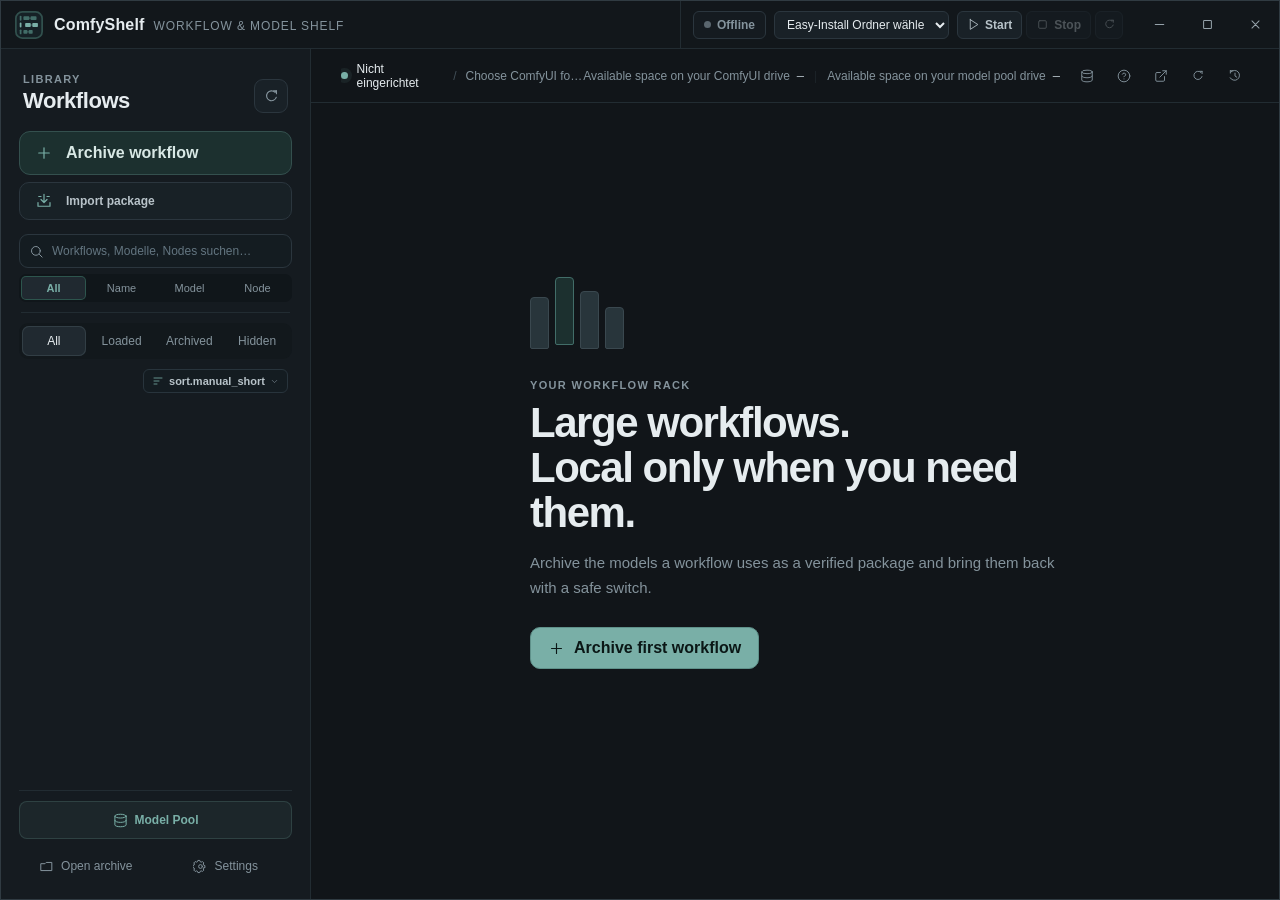
<file: gui/index.html>
<!doctype html>
<html lang="en">
<head>
  <meta charset="utf-8">
  <meta name="viewport" content="width=device-width, initial-scale=1">
  <title>ComfyShelf — Workflow & Model Shelf</title>
  <link rel="icon" href="assets/comfyshelf-mark-small.svg" type="image/svg+xml">
  <link rel="stylesheet" href="styles.css">
</head>
<body>
  <svg class="svg-sprite" aria-hidden="true">
    <symbol id="i-shelf" viewBox="0 0 24 24"><path d="M4 5.5h13.5a2 2 0 0 1 2 2v1H4z"/><path d="M4 10.5h16v3H4z"/><path d="M4 15.5h10.5a2 2 0 0 1 2 2v1H4z"/><path d="M3 3v18M21 3v18"/></symbol>
    <symbol id="i-minus" viewBox="0 0 24 24"><path d="M6 12h12"/></symbol>
    <symbol id="i-max" viewBox="0 0 24 24"><rect x="6.5" y="6.5" width="11" height="11" rx="1"/></symbol>
    <symbol id="i-restore" viewBox="0 0 24 24"><rect x="5.5" y="8.5" width="10" height="10" rx="1"/><path d="M8.5 8.5v-3h10v10h-3"/></symbol>
    <symbol id="i-close" viewBox="0 0 24 24"><path d="m7 7 10 10M17 7 7 17"/></symbol>
    <symbol id="i-plus" viewBox="0 0 24 24"><path d="M12 5v14M5 12h14"/></symbol>
    <symbol id="i-folder" viewBox="0 0 24 24"><path d="M3.5 7.5h6l2-2h9v13h-17z"/></symbol>
    <symbol id="i-refresh" viewBox="0 0 24 24"><path d="M19 8V4l-2 2a7 7 0 1 0 1.8 7"/><path d="M19 4h-4"/></symbol>
    <symbol id="i-settings" viewBox="0 0 24 24"><circle cx="12" cy="12" r="3"/><path d="M19 13.5v-3l-2-.7-.7-1.7.9-1.9-2.1-2.1-1.9.9-1.7-.7-.7-2h-3l-.7 2-1.7.7-1.9-.9-2.1 2.1.9 1.9-.7 1.7-2 .7v3l2 .7.7 1.7-.9 1.9 2.1 2.1 1.9-.9 1.7.7.7 2h3l.7-2 1.7-.7 1.9.9 2.1-2.1-.9-1.9.7-1.7z"/></symbol>
    <symbol id="i-shield" viewBox="0 0 24 24"><path d="M12 3 5 6v5c0 4.7 2.8 8.1 7 10 4.2-1.9 7-5.3 7-10V6z"/><path d="m9 12 2 2 4-4"/></symbol>
    <symbol id="i-download" viewBox="0 0 24 24"><path d="M12 4v11M8 11l4 4 4-4M5 19h14"/></symbol>
    <symbol id="i-upload" viewBox="0 0 24 24"><path d="M12 16V5M8 9l4-4 4 4M5 19h14"/></symbol>
    <symbol id="i-drive" viewBox="0 0 24 24"><rect x="3.5" y="5" width="17" height="14" rx="2"/><path d="M3.5 14h17M7 16.5h.01M10 16.5h.01"/></symbol>
    <symbol id="i-chevron" viewBox="0 0 24 24"><path d="m9 6 6 6-6 6"/></symbol>
    <symbol id="i-check" viewBox="0 0 24 24"><path d="m5 12 4 4L19 6"/></symbol>
    <symbol id="i-alert" viewBox="0 0 24 24"><path d="M12 3 2.8 20h18.4z"/><path d="M12 9v5M12 17.2v.1"/></symbol>
    <symbol id="i-copy" viewBox="0 0 24 24"><rect x="8" y="8" width="11" height="11" rx="1.5"/><path d="M16 8V5H5v11h3"/></symbol>
    <symbol id="i-import" viewBox="0 0 24 24"><path d="M4 14v5h16v-5"/><path d="M12 3v11M8 10l4 4 4-4"/><path d="M5 6h3M16 6h3"/></symbol>
    <symbol id="i-history" viewBox="0 0 24 24"><path d="M4 7V3M4 3h4"/><path d="M4.8 5.2A8.5 8.5 0 1 1 3.7 15"/><path d="M12 7v5l3 2"/></symbol>
    <symbol id="i-switch" viewBox="0 0 24 24"><path d="M4 7h13M14 4l3 3-3 3"/><path d="M20 17H7M10 14l-3 3 3 3"/></symbol>
    <symbol id="i-edit" viewBox="0 0 24 24"><path d="m14.5 5.5 4 4M4 20l1.2-5.2L15.8 4.2a1.4 1.4 0 0 1 2 0l2 2a1.4 1.4 0 0 1 0 2L9.2 18.8z"/><path d="m5.2 14.8 4 4"/></symbol>
    <symbol id="i-log" viewBox="0 0 24 24"><path d="M6 3.5h9l3 3v14H6z"/><path d="M15 3.5v3h3M9 11h6M9 15h6"/></symbol>
    <symbol id="i-trash" viewBox="0 0 24 24"><path d="M3 6h18M19 6v14a2 2 0 0 1-2 2H7a2 2 0 0 1-2-2V6M8 6V4a2 2 0 0 1 2-2h4a2 2 0 0 1 2 2v2M10 11v6M14 11v6"/></symbol>
    <symbol id="i-image" viewBox="0 0 24 24"><rect x="3" y="3" width="18" height="18" rx="2"/><circle cx="8.5" cy="8.5" r="1.5"/><path d="m21 15-5-5L5 21"/></symbol>
    <symbol id="i-expand" viewBox="0 0 24 24"><path d="M15 3h6v6M9 21H3v-6M21 3l-7 7M3 21l7-7"/></symbol>
    <symbol id="i-workflow" viewBox="0 0 24 24"><rect x="3" y="4" width="7" height="6" rx="1"/><rect x="14" y="14" width="7" height="6" rx="1"/><path d="M10 7h4v10"/></symbol>
    <symbol id="i-external" viewBox="0 0 24 24"><path d="M18 13v6a2 2 0 0 1-2 2H5a2 2 0 0 1-2-2V8a2 2 0 0 1 2-2h6M15 3h6v6M10 14 21 3"/></symbol>
    <symbol id="i-search" viewBox="0 0 24 24"><circle cx="11" cy="11" r="7"/><path d="m21 21-4.35-4.35"/></symbol>
    <symbol id="i-help" viewBox="0 0 24 24"><circle cx="12" cy="12" r="10"/><path d="M9.09 9a3 3 0 0 1 5.83 1c0 2-3 3-3 3M12 17h.01"/></symbol>
    <symbol id="i-eye" viewBox="0 0 24 24"><path d="M1 12s4-8 11-8 11 8 11 8-4 8-11 8-11-8-11-8z"/><circle cx="12" cy="12" r="3"/></symbol>
    <symbol id="i-eye-off" viewBox="0 0 24 24"><path d="M17.94 17.94A10.07 10.07 0 0 1 12 20c-7 0-11-8-11-8a18.45 18.45 0 0 1 5.06-5.94M9.9 4.24A9.12 9.12 0 0 1 12 4c7 0 11 8 11 8a18.5 18.5 0 0 1-2.16 3.19m-6.72-1.07a3 3 0 1 1-4.24-4.24M1 1l22 22"/></symbol>
    <symbol id="i-database" viewBox="0 0 24 24"><ellipse cx="12" cy="5" rx="9" ry="3"/><path d="M21 12c0 1.66-4 3-9 3s-9-1.34-9-3"/><path d="M3 5v14c0 1.66 4 3 9 3s9-1.34 9-3V5"/></symbol>
    <symbol id="i-sort" viewBox="0 0 24 24"><path d="M4 6h16M4 12h10M4 18h6"/></symbol>
    <symbol id="i-grip" viewBox="0 0 24 24"><circle cx="9" cy="6" r="1.5"/><circle cx="15" cy="6" r="1.5"/><circle cx="9" cy="12" r="1.5"/><circle cx="15" cy="12" r="1.5"/><circle cx="9" cy="18" r="1.5"/><circle cx="15" cy="18" r="1.5"/></symbol>
    <symbol id="i-play" viewBox="0 0 24 24"><polygon points="6 3 20 12 6 21 6 3"/></symbol>
    <symbol id="i-stop" viewBox="0 0 24 24"><rect x="5" y="5" width="14" height="14" rx="2"/></symbol>
  </svg>

  <div class="app-shell">
    <header class="titlebar">
      <div class="titlebar-drag pywebview-drag-region">
        <div class="brand-mark"><img src="assets/comfyshelf-mark-small.svg" alt=""></div>
        <div class="brand-copy">
          <span class="brand-name">ComfyShelf</span>
          <span class="brand-subtitle">Workflow &amp; Model Shelf</span>
        </div>
      </div>
      <div class="comfy-launcher-controls pywebview-no-drag" id="comfyLauncherControls">
        <button type="button" class="comfy-status-pill stopped" id="comfyStatusPill" title="ComfyUI WebUI öffnen (127.0.0.1:8188)" data-i18n-title="launcher.open_web">
          <span class="comfy-status-dot"></span>
          <span class="comfy-status-text" id="comfyStatusText" data-i18n="launcher.offline">Offline</span>
        </button>
        <div class="comfy-variant-picker">
          <select id="comfyVariantSelect" class="comfy-variant-select" title="Start-Variante wählen" data-i18n-title="launcher.select_variant">
            <option value="" data-i18n="launcher.no_variants">Easy-Install Ordner wählen…</option>
          </select>
        </div>
        <div class="comfy-launcher-buttons">
          <button type="button" class="launcher-btn launcher-start" id="comfyStartButton" title="ComfyUI starten" data-i18n-title="launcher.start">
            <svg><use href="#i-play"/></svg>
            <span data-i18n="launcher.start_label">Start</span>
          </button>
          <button type="button" class="launcher-btn launcher-stop" id="comfyStopButton" title="ComfyUI stoppen" data-i18n-title="launcher.stop" disabled>
            <svg><use href="#i-stop"/></svg>
            <span data-i18n="launcher.stop_label">Stop</span>
          </button>
          <button type="button" class="launcher-btn launcher-restart icon-only" id="comfyRestartButton" title="ComfyUI neu starten" data-i18n-title="launcher.restart" disabled>
            <svg><use href="#i-refresh"/></svg>
          </button>
        </div>
      </div>
      <div class="window-controls">
        <button class="window-button" id="minimizeButton" aria-label="Minimize" data-i18n-aria="window.minimize"><svg><use href="#i-minus"/></svg></button>
        <button class="window-button" id="maximizeButton" aria-label="Maximize" title="Maximize" data-i18n-aria="window.maximize" data-i18n-title="window.maximize" aria-pressed="false"><svg><use href="#i-max"/></svg></button>
        <button class="window-button window-close" id="closeButton" aria-label="Close" data-i18n-aria="window.close"><svg><use href="#i-close"/></svg></button>
      </div>
    </header>

    <div class="workspace">
      <aside class="sidebar">
        <div class="library-heading">
          <div>
            <span class="eyebrow" data-i18n="library.eyebrow">Library</span>
            <h2>Workflows</h2>
          </div>
          <button class="icon-button" id="refreshButton" title="Refresh library" data-i18n-title="library.refresh"><svg><use href="#i-refresh"/></svg></button>
        </div>

        <button class="add-workflow-button" id="addWorkflowButton" data-i18n-title="library.archive_workflow_hint">
          <span class="button-icon"><svg><use href="#i-plus"/></svg></span>
          <span data-i18n="library.archive_workflow">Archive workflow</span>
        </button>
        <button class="import-package-button" id="importPackageButton" data-i18n-title="library.import_package_hint">
          <span class="button-icon"><svg><use href="#i-import"/></svg></span>
          <span data-i18n="library.import_package">Import package</span>
        </button>

        <div class="search-box">
          <span class="search-icon"><svg><use href="#i-search"/></svg></span>
          <input type="text" id="workflowSearchInput" placeholder="Workflows, Modelle, Nodes suchen…" data-i18n-placeholder="library.search_placeholder" aria-label="Search workflows" data-i18n-aria="library.search_aria" autocomplete="off" spellcheck="false">
          <button class="search-clear hidden" id="searchClearButton" title="Clear search" data-i18n-title="library.search_clear" aria-label="Clear search"><svg><use href="#i-close"/></svg></button>
        </div>

        <div class="search-scope-row" role="tablist" aria-label="Search scope" data-i18n-aria="search.scope">
          <button class="search-scope-chip active" data-scope="all" data-i18n="search.scope_all">All</button>
          <button class="search-scope-chip" data-scope="name" data-i18n="search.scope_name">Name</button>
          <button class="search-scope-chip" data-scope="model" data-i18n="search.scope_model">Model</button>
          <button class="search-scope-chip" data-scope="node" data-i18n="search.scope_node">Node</button>
        </div>

        <div class="sidebar-divider" aria-hidden="true"></div>

        <div class="filter-row" role="tablist" aria-label="Workflow filters" data-i18n-aria="library.filters">
          <button class="filter-chip active" data-filter="all" data-i18n="filter.all">All</button>
          <button class="filter-chip" data-filter="loaded" data-i18n="filter.loaded">Loaded</button>
          <button class="filter-chip" data-filter="archived" data-i18n="filter.archived">Archived</button>
          <button class="filter-chip" data-filter="hidden" data-i18n="filter.hidden">Hidden</button>
        </div>

        <div class="workflow-list-toolbar">
          <span class="workflow-list-count" id="workflowListCount"></span>
          <div class="workflow-sort-container" id="workflowSortContainer">
            <button type="button" class="workflow-sort-button" id="workflowSortButton" title="Sort order" data-i18n-title="sort.title">
              <svg><use href="#i-sort"/></svg>
              <span id="workflowSortLabel" data-i18n="sort.manual_short">Manual</span>
              <svg class="sort-chevron"><use href="#i-chevron"/></svg>
            </button>
            <div class="workflow-sort-dropdown hidden" id="workflowSortDropdown">
              <button type="button" class="sort-option" data-sort="manual">
                <svg class="sort-check"><use href="#i-check"/></svg>
                <span data-i18n="sort.manual">Manual (Drag &amp; drop)</span>
              </button>
              <button type="button" class="sort-option" data-sort="recent">
                <svg class="sort-check"><use href="#i-check"/></svg>
                <span data-i18n="sort.recent">Recently modified</span>
              </button>
              <button type="button" class="sort-option" data-sort="name">
                <svg class="sort-check"><use href="#i-check"/></svg>
                <span data-i18n="sort.name">Name (A–Z)</span>
              </button>
            </div>
          </div>
        </div>

        <div class="workflow-list" id="workflowList"></div>

        <div class="sidebar-footer">
          <button class="footer-action footer-action-secondary" id="modelPoolFooterButton" title="Open model pool overview" data-i18n-title="model_pool.open"><svg><use href="#i-database"/></svg><span data-i18n="model_pool.title">Model Pool</span></button>
          <button class="footer-action" id="openArchiveButton"><svg><use href="#i-folder"/></svg><span data-i18n="library.open_archive">Open archive</span></button>
          <button class="footer-action" id="settingsButton"><svg><use href="#i-settings"/></svg><span data-i18n="settings.button">Settings</span></button>
        </div>
        <div class="sidebar-resizer" id="sidebarResizer" role="separator" aria-orientation="vertical" title="Drag to resize workflow list width (double-click to auto-fit)" aria-label="Drag to resize workflow list width (double-click to auto-fit)" data-i18n-title="library.resize_sidebar" data-i18n-aria="library.resize_sidebar"></div>
      </aside>

      <main class="content">
        <section class="top-summary" id="topSummary">
          <div class="summary-path">
            <span class="summary-dot"></span>
            <span id="installationName">Nicht eingerichtet</span>
            <span class="path-divider">/</span>
            <span class="muted" id="comfyPath" data-i18n="summary.choose_comfy">Choose ComfyUI folder</span>
          </div>
          <div class="storage-tools">
            <div class="storage-readouts">
              <div class="storage-readout" id="comfyStorageReadout">
                <span class="muted" data-i18n="summary.comfy_free">Available space on your ComfyUI drive</span>
                <strong id="freeSpace">—</strong>
              </div>
              <span class="storage-readout-divider" aria-hidden="true">|</span>
              <div class="storage-readout" id="archiveStorageReadout">
                <span class="muted" data-i18n="summary.archive_free">Available space on your model pool drive</span>
                <strong id="archiveFreeSpace">—</strong>
              </div>
            </div>
            <button class="summary-button" id="modelPoolButton" title="Open model pool overview" data-i18n-title="model_pool.open"><svg><use href="#i-database"/></svg></button>
            <button class="summary-button" id="tourHelpButton" title="Start feature tour" data-i18n-title="tour.help_button"><svg><use href="#i-help"/></svg></button>
            <button class="summary-button" id="openWebUiButton" title="Open ComfyUI in browser (127.0.0.1:8188)" data-i18n-title="summary.open_web"><svg><use href="#i-external"/></svg></button>
            <button class="summary-button" id="diskRefreshButton" title="Refresh storage and package status" data-i18n-title="summary.refresh"><svg><use href="#i-refresh"/></svg></button>
            <button class="summary-button" id="historyButton" title="Open activity history" data-i18n-title="history.open"><svg><use href="#i-history"/></svg></button>
          </div>
        </section>

        <section class="empty-state" id="emptyState">
          <div class="empty-rail" aria-hidden="true">
            <span></span><span></span><span></span><span></span>
          </div>
          <span class="eyebrow" data-i18n="empty.eyebrow">Your workflow rack</span>
          <h1 data-i18n-html="empty.title">Large workflows.<br>Local only when you need them.</h1>
          <p data-i18n="empty.copy">Archive the models a workflow uses as a verified package and bring them back with a safe switch.</p>
          <button class="primary-button" id="emptyAddButton" data-i18n-title="library.archive_workflow_hint"><svg><use href="#i-plus"/></svg><span data-i18n="empty.action">Archive first workflow</span></button>
        </section>

        <section class="loading-state hidden" id="loadingState" aria-live="polite">
          <div class="loading-shelf" aria-hidden="true"><span></span><span></span><span></span><span></span><span></span></div>
          <span class="eyebrow" data-i18n="loading.eyebrow">Workflow rack</span>
          <h1 data-i18n="loading.title">Reading library</h1>
          <p id="loadingMessage" data-i18n="scan.configuration">Checking configuration…</p>
          <div class="loading-detail"><span class="loading-pulse"></span><span id="loadingPackage" data-i18n="loading.responsive">ComfyShelf remains responsive while this runs.</span></div>
        </section>

        <section class="detail-view hidden" id="detailView">
          <div class="detail-hero">
            <div class="status-rail" id="statusRail"><span></span><span></span><span></span><span></span></div>
            <div class="detail-title-wrap">
              <div class="detail-kicker">
                <span class="status-pill" id="statusPill">Archived</span>
                <span class="status-pill hidden-badge hidden" id="hiddenPill" data-i18n="filter.hidden">Hidden</span>
                <span class="status-pill modified-badge hidden" id="modifiedWorkflowPill" data-i18n="workflow_sync.modified_badge" data-i18n-title="workflow_sync.modified_badge_hint">Modified locally</span>
                <span class="integrity-label" id="integrityLabel"><svg><use href="#i-shield"/></svg>Not verified</span>
              </div>
              <div class="package-name-row">
                <h1 id="packageName">Workflow</h1>
                <button class="rename-button" id="renameButton" title="Rename workflow" aria-label="Rename workflow" data-i18n-title="rename.button" data-i18n-aria="rename.button"><svg><use href="#i-edit"/></svg></button>
                <button class="hide-button" id="hideWorkflowButton" title="Hide workflow" aria-label="Hide workflow" data-i18n-title="detail.hide_workflow" data-i18n-aria="detail.hide_workflow"><svg><use href="#i-eye-off"/></svg></button>
              </div>
              <p id="packagePath">—</p>
              <div class="workflow-action-strip">
                <button class="copy-workflow-button" id="copyWorkflowButton" data-i18n-title="workflow.copy_hint">
                  <svg><use href="#i-copy"/></svg>
                  <span id="copyWorkflowText" data-i18n="workflow.copy_button">Copy workflow</span>
                  <span class="kbd-chip">Ctrl+V</span>
                </button>
                <button class="secondary-button workflow-file-button" id="showWorkflowFileButton" data-i18n-title="workflow_file.hint"><svg aria-hidden="true"><use href="#i-folder"/></svg><span data-i18n="workflow_file.button">Show workflow file</span></button>
                <button class="secondary-button workflow-file-button sync-workflow-button hidden" id="syncWorkflowButton" data-i18n-title="workflow_sync.sync_button_hint"><svg aria-hidden="true"><use href="#i-refresh"/></svg><span data-i18n="workflow_sync.sync_button">Update package</span></button>
                <button class="secondary-button workflow-file-button revert-workflow-button hidden" id="revertWorkflowButton" data-i18n-title="workflow_sync.revert_button_hint"><svg aria-hidden="true"><use href="#i-history"/></svg><span data-i18n="workflow_sync.revert_button">Revert local changes</span></button>
              </div>
            </div>
            <div class="hero-cover hidden" id="heroCover" title="Click to view full preview" data-i18n-title="detail.preview_zoom">
              <img id="heroCoverImg" alt="Workflow preview">
              <div class="hero-cover-overlay"><svg><use href="#i-expand"/></svg></div>
            </div>
            <div class="hero-metric" id="heroMetric">
              <span data-i18n="detail.model_size">Model footprint</span>
              <strong id="modelSize">—</strong>
              <small id="storageImpactLabel">—</small>
            </div>
          </div>

          <div class="metrics-grid">
            <article class="metric-card"><span data-i18n="detail.model_files">Model files</span><small class="metric-subtitle" data-i18n="detail.model_files_hint">(Models, VAEs, LoRAs…)</small><strong id="modelCount">—</strong><small id="modelPresence">—</small></article>
            <article class="metric-card"><span data-i18n="detail.model_storage">Model storage</span><strong id="modelStorageMode">—</strong><small id="modelStorageLabel">saved in package</small></article>
            <article class="metric-card"><span>Custom Nodes</span><strong id="customNodeCount">—</strong><small id="customNodeSubtitle" data-i18n="detail.documented_only">documented only</small></article>
          </div>

          <div class="detail-columns">
            <section class="panel dependency-panel">
              <div class="panel-heading">
                <div><span class="eyebrow" data-i18n="detail.contents">Package contents</span><h3 data-i18n="detail.models">Models</h3></div>
                <button class="secondary-button dependency-scan-button" id="dependencyScanButton" data-i18n-title="dependencies.hint"><svg><use href="#i-refresh"/></svg><span data-i18n="dependencies.button">Scan dependencies</span></button>
              </div>
              <div class="dependency-list" id="modelList"></div>
            </section>

            <section class="panel notes-panel">
              <div class="panel-heading"><div><span class="eyebrow" data-i18n="detail.environment">Environment</span><h3 data-i18n="detail.notes">Notes</h3></div></div>
              <div id="noticeList" class="notice-list"></div>
              <div class="custom-node-block">
                <span class="block-label" data-i18n="detail.custom_nodes_used">Custom Nodes used</span>
                <div id="customNodeList" class="tag-list"></div>
              </div>
            </section>
          </div>

          <footer class="action-dock">
            <button class="secondary-button" id="verifyButton"><svg><use href="#i-shield"/></svg><span data-i18n="detail.verify">Verify package</span></button>
            <button class="secondary-button" id="exportButton" data-i18n-title="storage.export_hint"><svg><use href="#i-upload"/></svg><span data-i18n="storage.export_button">Export portable ZIP…</span></button>
            <button class="secondary-button" id="storageButton"></button>
            <button class="secondary-button danger-action-button" id="deletePackageButton" data-i18n-title="actions.delete_hint"><svg><use href="#i-trash"/></svg><span data-i18n="actions.delete_button">Delete archive…</span></button>
            <div class="dock-spacer"></div>
            <button class="secondary-button hidden" id="tertiaryActionButton"></button>
            <button class="secondary-button hidden" id="secondaryActionButton"></button>
            <button class="primary-button" id="primaryActionButton"></button>
          </footer>
        </section>
      </main>
    </div>
  </div>

  <div class="resize-handle resize-n" data-edge="n" aria-hidden="true"></div>
  <div class="resize-handle resize-e" data-edge="e" aria-hidden="true"></div>
  <div class="resize-handle resize-s" data-edge="s" aria-hidden="true"></div>
  <div class="resize-handle resize-w" data-edge="w" aria-hidden="true"></div>
  <div class="resize-handle resize-ne" data-edge="ne" aria-hidden="true"></div>
  <div class="resize-handle resize-se" data-edge="se" aria-hidden="true"></div>
  <div class="resize-handle resize-sw" data-edge="sw" aria-hidden="true"></div>
  <div class="resize-handle resize-nw" data-edge="nw" aria-hidden="true"></div>

  <div class="modal-backdrop hidden" id="settingsModal">
    <section class="modal settings-modal" role="dialog" aria-modal="true" aria-labelledby="settingsTitle">
      <div class="modal-heading">
        <div><span class="eyebrow" data-i18n="settings.eyebrow">Setup</span><h2 id="settingsTitle" data-i18n="settings.title">Where are your workflows?</h2></div>
        <button class="icon-button modal-close" id="settingsCloseButton"><svg><use href="#i-close"/></svg></button>
      </div>
      <p class="modal-intro" data-i18n="settings.intro">Both locations remain entirely under your control. The switcher only changes files that were previously archived and verified.</p>

      <div class="language-setting">
        <span><strong data-i18n="settings.language">Interface language</strong><small data-i18n="settings.language_hint">Used for the interface and user-facing messages.</small></span>
        <div class="language-toggle" role="group" aria-label="Interface language" data-i18n-aria="settings.language">
          <button data-language="en" class="active">EN</button><button data-language="de">DE</button>
        </div>
      </div>

      <label class="path-field">
        <span data-i18n="settings.comfy_root">ComfyUI root folder</span>
        <div class="path-input-row"><input id="comfyRootInput" placeholder="C:\AI\ComfyUI"><button class="browse-button" id="browseComfyButton"><svg><use href="#i-folder"/></svg></button></div>
        <small data-i18n="settings.comfy_hint">Contains models, user and custom_nodes.</small>
      </label>

      <label class="path-field">
        <span data-i18n="settings.archive_root">Archive folder</span>
        <div class="path-input-row"><input id="archiveRootInput" placeholder="E:\WorkflowArchive"><button class="browse-button" id="browseArchiveButton"><svg><use href="#i-folder"/></svg></button></div>
        <small data-i18n="settings.archive_hint">Portable workflow ZIPs are stored here.</small>
      </label>

      <label class="path-field">
        <span data-i18n="settings.easy_install_path">ComfyUI Easy-Install folder</span>
        <div class="path-input-row"><input id="easyInstallPathInput" placeholder="J:\ComfyUI-Easy-Install"><button class="browse-button" id="browseEasyInstallButton"><svg><use href="#i-folder"/></svg></button></div>
        <small data-i18n="settings.easy_install_hint">Contains the startup scripts (.bat files like KitchenAttention, SageAttention).</small>
      </label>

      <div class="link-mode-setting">
        <span><strong data-i18n="settings.link_mode">Model Loading Method</strong><small data-i18n="settings.link_mode_hint">Choose between instant links (hardlink/symlink) and physical file copies.</small></span>
        <select id="linkModeSelect" class="select-field">
          <option value="auto" data-i18n="settings.link_mode_auto">Instant Link (Recommended: Hardlink / Symlink with copy fallback)</option>
          <option value="copy" data-i18n="settings.link_mode_copy">Full Copy (Standard, maximum compatibility)</option>
          <option value="hardlink" data-i18n="settings.link_mode_hardlink">Force Hardlink (Same NTFS volume only)</option>
          <option value="symlink" data-i18n="settings.link_mode_symlink">Force Symlink (Windows Developer Mode)</option>
        </select>
      </div>

      <label class="setting-toggle">
        <input type="checkbox" id="autoCopyWorkflowCheckbox" checked>
        <span><strong data-i18n="settings.auto_copy">Auto-copy workflow on load</strong><small data-i18n="settings.auto_copy_hint">Automatically places the workflow graph into your clipboard when loaded, ready for Ctrl+V in ComfyUI.</small></span>
      </label>

      <div class="validation-box hidden" id="settingsValidation"></div>
      <button class="diagnostic-button maintenance-button" id="optimizeLibraryButton"><svg><use href="#i-drive"/></svg><span><strong data-i18n="library_optimize.button">Optimize entire library</strong><small data-i18n="library_optimize.hint">Move older full packages into the shared model pool</small></span></button>
      <button class="diagnostic-button" id="openLogButton"><svg><use href="#i-log"/></svg><span><strong data-i18n="settings.open_log">Open diagnostic log</strong><small data-i18n="settings.log_hint">Startup timings, package checks and technical errors</small></span></button>
      <div class="modal-actions"><button class="text-button" id="settingsCancelButton" data-i18n="common.cancel">Cancel</button><button class="primary-button" id="saveSettingsButton"><svg><use href="#i-check"/></svg><span data-i18n="settings.save">Save setup</span></button></div>
    </section>
  </div>

  <div class="modal-backdrop hidden" id="confirmModal">
    <section class="modal confirm-modal" role="dialog" aria-modal="true" aria-labelledby="confirmTitle">
      <div class="confirm-icon" id="confirmIcon"><svg><use href="#i-shield"/></svg></div>
      <span class="eyebrow" id="confirmEyebrow">Safety check</span>
      <h2 id="confirmTitle">Confirm action</h2>
      <div class="confirm-copy" id="confirmCopy"></div>
      <label class="safety-option hidden" id="incompleteOption"><input type="checkbox" id="allowIncompleteCheckbox"><span><strong data-i18n="confirm.allow_incomplete">Accept incomplete package</strong><small data-i18n="confirm.allow_incomplete_hint">Known missing dependencies remain documented.</small></span></label>
      <label class="safety-option hidden" id="sharedOption"><input type="checkbox" id="allowSharedCheckbox"><span><strong data-i18n="confirm.allow_shared">Remove shared models anyway</strong><small data-i18n="confirm.allow_shared_hint">Other local workflows may be missing models afterwards.</small></span></label>
      <label class="safety-option hidden" id="clipboardOption"><input type="checkbox" id="copyToClipboardCheckbox"><span><strong data-i18n="confirm.copy_to_clipboard">Copy workflow to clipboard</strong><small data-i18n="confirm.copy_to_clipboard_hint">Places the workflow graph into your clipboard, ready for Ctrl+V in ComfyUI.</small></span></label>
      <label class="safety-option sync-workflow-option hidden" id="syncWorkflowOption"><input type="checkbox" id="syncWorkflowCheckbox" checked><span><strong id="syncWorkflowOptionTitle" data-i18n="workflow_sync.confirm_option_title">Sync modified local workflow into package</strong><small id="syncWorkflowOptionHint" data-i18n="workflow_sync.confirm_option_hint">Updates the package ZIP with your local ComfyUI workflow changes and any newly added models.</small></span></label>
      <div class="modal-actions"><button class="text-button" id="confirmCancelButton" data-i18n="common.cancel">Cancel</button><button class="primary-button" id="confirmProceedButton">Continue</button></div>
    </section>
  </div>

  <div class="modal-backdrop hidden" id="historyModal">
    <section class="modal history-modal" role="dialog" aria-modal="true" aria-labelledby="historyTitle">
      <div class="modal-heading">
        <div><span class="eyebrow" data-i18n="history.eyebrow">Activity</span><h2 id="historyTitle" data-i18n="history.title">Recent actions</h2></div>
        <button class="icon-button modal-close" id="historyCloseButton"><svg><use href="#i-close"/></svg></button>
      </div>
      <p class="modal-intro" data-i18n="history.intro">Archiving, loading, unloading, renaming and switching are recorded locally on this computer.</p>
      <div class="history-list" id="historyList"></div>
      <div class="modal-actions"><button class="text-button" id="clearHistoryButton" data-i18n="history.clear">Clear history</button><button class="secondary-button" id="historyDoneButton" data-i18n="common.close">Close</button></div>
    </section>
  </div>

  <div class="modal-backdrop hidden" id="renameModal">
    <section class="modal rename-modal" role="dialog" aria-modal="true" aria-labelledby="renameTitle">
      <div class="modal-heading">
        <div><span class="eyebrow" data-i18n="library.eyebrow">Library</span><h2 id="renameTitle" data-i18n="rename.title">Rename workflow</h2></div>
        <button class="icon-button modal-close" id="renameCloseButton" aria-label="Close dialog" data-i18n-aria="common.close_dialog"><svg><use href="#i-close"/></svg></button>
      </div>
      <p class="modal-intro" data-i18n="rename.intro">The ZIP name changes. Package contents and checksums remain untouched.</p>
      <label class="path-field rename-field">
        <span data-i18n="rename.new_name">New name</span>
        <div class="rename-input-row"><input id="renameInput" maxlength="180" autocomplete="off" spellcheck="false"><span>.zip</span></div>
        <small data-i18n="rename.hint">The filename is also the visible name in your library.</small>
      </label>
      <div class="validation-box hidden" id="renameValidation"></div>
      <div class="modal-actions"><button class="text-button" id="renameCancelButton" data-i18n="common.cancel">Cancel</button><button class="primary-button" id="renameSaveButton"><svg><use href="#i-check"/></svg><span data-i18n="rename.save">Rename</span></button></div>
    </section>
  </div>

  <div class="modal-backdrop hidden" id="deleteModal">
    <section class="modal delete-modal" role="dialog" aria-modal="true" aria-labelledby="deleteTitle">
      <div class="modal-heading">
        <div><span class="eyebrow" data-i18n="delete.eyebrow">Library</span><h2 id="deleteTitle" data-i18n="delete.title">Delete workflow archive</h2></div>
        <button class="icon-button modal-close" id="deleteCloseButton" aria-label="Close dialog" data-i18n-aria="common.close_dialog"><svg><use href="#i-close"/></svg></button>
      </div>
      <p class="modal-intro" id="deleteIntro"></p>

      <div class="delete-options">
        <label class="safety-option">
          <input type="radio" name="deleteMethod" value="trash" id="deleteMethodTrash" checked>
          <span>
            <strong data-i18n="delete.method_trash">Move to Recycle Bin (Recommended)</strong>
            <small data-i18n="delete.method_trash_hint">Can be restored from the Windows Recycle Bin if needed.</small>
          </span>
        </label>
        <label class="safety-option">
          <input type="radio" name="deleteMethod" value="permanent" id="deleteMethodPermanent">
          <span>
            <strong data-i18n="delete.method_permanent">Delete permanently</strong>
            <small data-i18n="delete.method_permanent_hint">Instantly deletes the file without sending it to the Recycle Bin.</small>
          </span>
        </label>
      </div>

      <label class="safety-option hidden" id="deleteOrphansOption">
        <input type="checkbox" id="deleteOrphansCheckbox">
        <span>
          <strong id="deleteOrphansLabel" data-i18n="delete.clean_pool">Also delete orphaned pool models</strong>
          <small data-i18n="delete.clean_pool_hint">These models are not referenced by any other archived workflow.</small>
        </span>
      </label>

      <div class="notice warning hidden" id="deleteLoadedWarning" style="margin-top: 14px;">
        <svg><use href="#i-alert"/></svg>
        <div class="notice-body">
          <span data-i18n="delete.loaded_warning">This workflow is currently loaded in ComfyUI. The local model files in ComfyUI will remain in place.</span>
        </div>
      </div>

      <div class="modal-actions">
        <button class="text-button" id="deleteCancelButton" data-i18n="common.cancel">Cancel</button>
        <button class="primary-button danger-button" id="deleteConfirmButton"><svg><use href="#i-trash"/></svg><span data-i18n="delete.confirm">Delete archive</span></button>
      </div>
    </section>
  </div>

  <div class="modal-backdrop hidden" id="downloadModal">
    <section class="modal download-modal" role="dialog" aria-modal="true" aria-labelledby="downloadTitle">
      <div class="modal-heading">
        <div><span class="eyebrow" data-i18n="download.eyebrow">Hugging Face Resolver</span><h2 id="downloadTitle" data-i18n="download.title">Download model</h2></div>
        <button class="icon-button modal-close" id="downloadCloseButton" aria-label="Close dialog" data-i18n-aria="common.close_dialog"><svg><use href="#i-close"/></svg></button>
      </div>
      <p class="modal-intro" data-i18n="download.intro">Download missing models directly from Hugging Face into ComfyUI or your shared pool.</p>

      <div class="download-info-card">
        <div class="download-info-row">
          <span class="download-info-label" data-i18n="download.model_label">Model</span>
          <strong id="downloadModelName" class="download-info-value"></strong>
        </div>
        <div class="download-info-row">
          <span class="download-info-label" data-i18n="download.target_label">Destination</span>
          <span id="downloadTargetPath" class="download-info-value code-path"></span>
        </div>
        <div class="download-info-row" id="downloadWebLinkRow">
          <span class="download-info-label" data-i18n="download.web_label">Web</span>
          <div class="download-web-links">
            <button type="button" class="link-action-btn" id="downloadOpenWebBtn" data-open-url="" title="Model Card auf Hugging Face öffnen">
              <svg><use href="#i-external"/></svg>
              <span id="downloadOpenWebText" data-i18n="download.view_model_card">Model Card auf Hugging Face öffnen</span>
            </button>
            <button type="button" class="link-action-btn civitai-link-btn" id="downloadCivitaiBtn" data-open-url="" title="Auf Civitai suchen">
              <svg><use href="#i-external"/></svg>
              <span data-i18n="download.open_civitai_search">Auf Civitai suchen</span>
            </button>
            <button type="button" class="link-action-btn google-link-btn" id="downloadGoogleBtn" data-open-url="" title="Auf Google suchen">
              <svg><use href="#i-search"/></svg>
              <span data-i18n="download.open_google_search">Auf Google suchen</span>
            </button>
          </div>
        </div>
      </div>

      <div class="download-source-section">
        <label class="path-field" for="downloadSourceInput">
          <span data-i18n="download.source_label">Hugging Face URL or Repo-ID</span>
          <div class="download-input-row">
            <input id="downloadSourceInput" type="text" autocomplete="off" spellcheck="false" placeholder="https://huggingface.co/... oder owner/repo" data-i18n-placeholder="download.source_placeholder">
          </div>
          <small data-i18n="download.source_hint">Paste a Hugging Face URL, repo ID (e.g. owner/repo) or direct download link.</small>
        </label>

        <div class="download-candidates-box hidden" id="downloadCandidatesBox">
          <span class="download-candidates-header" id="downloadCandidatesHeader" data-i18n="download.hf_candidates_header">Suggestions from Hugging Face:</span>
          <div class="download-candidates-list" id="downloadCandidatesList"></div>
          <div class="download-candidates-fallback hidden" id="downloadCandidatesFallback" style="margin-top: 8px;">
            <div class="download-web-links">
              <button type="button" class="link-action-btn" id="downloadSearchHfBtn" data-open-url="">
                <svg><use href="#i-external"/></svg>
                <span data-i18n="download.open_hf_search">Suche auf Hugging Face im Browser öffnen</span>
              </button>
              <button type="button" class="link-action-btn civitai-link-btn" id="downloadFallbackCivitaiBtn" data-open-url="">
                <svg><use href="#i-external"/></svg>
                <span data-i18n="download.open_civitai_search">Auf Civitai suchen</span>
              </button>
              <button type="button" class="link-action-btn google-link-btn" id="downloadFallbackGoogleBtn" data-open-url="">
                <svg><use href="#i-search"/></svg>
                <span data-i18n="download.open_google_search">Auf Google suchen</span>
              </button>
            </div>
          </div>
        </div>
      </div>

      <label class="safety-option" id="downloadStoreInPoolOption">
        <input type="checkbox" id="downloadStoreInPoolCheckbox" checked>
        <span>
          <strong data-i18n="download.store_in_pool">Record in package &amp; shared pool</strong>
          <small data-i18n="download.store_in_pool_hint">Removes model from missing list and updates workflow status to complete.</small>
        </span>
      </label>

      <div class="modal-actions">
        <button class="text-button" id="downloadCancelButton" data-i18n="common.cancel">Cancel</button>
        <button class="primary-button" id="downloadStartButton"><svg><use href="#i-download"/></svg><span data-i18n="download.start_button">Start Download</span></button>
      </div>
    </section>
  </div>

  <div class="modal-backdrop hidden" id="lightboxModal">
    <div class="lightbox-dialog" role="dialog" aria-modal="true" aria-label="Workflow preview">
      <button class="icon-button lightbox-close" id="lightboxCloseButton" aria-label="Close dialog" data-i18n-aria="common.close_dialog"><svg><use href="#i-close"/></svg></button>
      <img class="lightbox-image" id="lightboxImage" alt="Workflow preview">
      <div class="lightbox-caption" id="lightboxCaption"></div>
    </div>
  </div>

  <div class="modal-backdrop hidden" id="tourModal">
    <section class="modal tour-modal" role="dialog" aria-modal="true" aria-labelledby="tourTitle">
      <div class="tour-header">
        <span class="tour-step-badge" id="tourStepBadge">Step 1 of 4</span>
        <div class="tour-header-controls">
          <div class="language-toggle tour-lang-toggle" role="group" aria-label="Interface language" data-i18n-aria="settings.language">
            <button data-language="en" class="active">EN</button><button data-language="de">DE</button>
          </div>
          <button class="tour-close-btn" id="tourCloseButton" aria-label="Close tour" data-i18n-aria="common.close_dialog"><svg><use href="#i-close"/></svg></button>
        </div>
      </div>

      <div class="tour-body">
        <div class="tour-icon-wrap" id="tourIconWrap">
          <svg id="tourIcon"><use href="#i-shelf"/></svg>
        </div>
        <h2 class="tour-title" id="tourTitle">Your Workflow Shelf</h2>
        <p class="tour-copy" id="tourCopy">Park your heavy workflows and models safely on your secondary storage drive.</p>
        <div class="tour-highlight" id="tourHighlight">
          <svg id="tourHighlightIcon"><use href="#i-drive"/></svg>
          <span id="tourHighlightText">Deduplicated shared pool: Multiple workflows share models automatically.</span>
        </div>
      </div>

      <div class="tour-footer">
        <div class="tour-dots" id="tourDots">
          <span class="tour-dot active"></span>
          <span class="tour-dot"></span>
          <span class="tour-dot"></span>
          <span class="tour-dot"></span>
          <span class="tour-dot"></span>
          <span class="tour-dot"></span>
          <span class="tour-dot"></span>
        </div>
        <div class="tour-actions">
          <button class="text-button" id="tourSkipButton" data-i18n="tour.skip">Skip tour</button>
          <button class="secondary-button hidden" id="tourPrevButton" data-i18n="tour.prev">Back</button>
          <button class="primary-button" id="tourNextButton" data-i18n="tour.next">Next</button>
        </div>
      </div>
    </section>
  </div>

  <div class="modal-backdrop hidden" id="modelPoolModal">
    <section class="modal model-pool-modal" role="dialog" aria-modal="true" aria-labelledby="modelPoolTitle">
      <div class="modal-heading">
        <div>
          <span class="eyebrow" data-i18n="model_pool.eyebrow">Shared Storage Pool</span>
          <h2 id="modelPoolTitle" data-i18n="model_pool.title">Model Pool Overview</h2>
        </div>
        <button class="icon-button modal-close" id="modelPoolCloseButton" aria-label="Close dialog" data-i18n-aria="common.close_dialog"><svg><use href="#i-close"/></svg></button>
      </div>
      <p class="modal-intro" data-i18n="model_pool.intro">Categorized overview of all shared and archived models across your workflows.</p>

      <div class="model-pool-stats" id="modelPoolStats">
        <div class="pool-stat-card">
          <span class="pool-stat-label" data-i18n="model_pool.stat_models">Unique Models</span>
          <strong class="pool-stat-value" id="poolStatModels">0</strong>
          <small class="pool-stat-sub" id="poolStatRefs">0 references</small>
        </div>
        <div class="pool-stat-card">
          <span class="pool-stat-label" data-i18n="model_pool.stat_pool_size">Pool Size</span>
          <strong class="pool-stat-value" id="poolStatSize">0 B</strong>
          <small class="pool-stat-sub" id="poolStatDisk">on disk</small>
        </div>
        <div class="pool-stat-card highlight">
          <span class="pool-stat-label" data-i18n="model_pool.stat_savings">Storage Saved</span>
          <strong class="pool-stat-value text-teal" id="poolStatSaved">0 B</strong>
          <small class="pool-stat-sub" id="poolStatSavedPercent">deduplicated</small>
        </div>
        <div class="pool-stat-card">
          <span class="pool-stat-label" data-i18n="model_pool.stat_loaded">ComfyUI Active</span>
          <strong class="pool-stat-value text-amber" id="poolStatLoaded">0</strong>
          <small class="pool-stat-sub" id="poolStatLoadedSize">currently linked</small>
        </div>
      </div>

      <div class="model-pool-controls">
        <div class="pool-search-box">
          <span class="search-icon"><svg><use href="#i-search"/></svg></span>
          <input type="text" id="modelPoolSearchInput" placeholder="Filter models by name or workflow…" data-i18n-placeholder="model_pool.search_placeholder" autocomplete="off" spellcheck="false">
          <button class="search-clear hidden" id="modelPoolSearchClear" title="Clear filter"><svg><use href="#i-close"/></svg></button>
        </div>
        <div class="model-pool-categories" id="modelPoolCategories" role="tablist"></div>
      </div>

      <div class="model-pool-scroll" id="modelPoolScroll">
        <div class="model-pool-list" id="modelPoolList"></div>
      </div>

      <div class="model-pool-footer">
        <div class="model-pool-location" id="modelPoolLocation">
          <svg><use href="#i-folder"/></svg>
          <span id="modelPoolPath" class="muted">—</span>
        </div>
        <div class="modal-actions">
          <button class="secondary-button" id="modelPoolDoneButton" data-i18n="common.close">Close</button>
        </div>
      </div>
    </section>
  </div>

  <div class="modal-backdrop hidden modal-subdialog" id="loadPoolModelModal">
    <section class="modal load-pool-model-modal" role="dialog" aria-modal="true" aria-labelledby="loadPoolModelTitle">
      <div class="modal-heading">
        <div>
          <span class="eyebrow" data-i18n="model_pool.load_modal_eyebrow">ComfyUI Deployment</span>
          <h2 id="loadPoolModelTitle" data-i18n="model_pool.load_modal_title">Load Model into ComfyUI</h2>
        </div>
        <button class="icon-button modal-close" id="loadPoolModelCloseButton" aria-label="Close dialog" data-i18n-aria="common.close_dialog"><svg><use href="#i-close"/></svg></button>
      </div>
      <p class="modal-intro" data-i18n="model_pool.load_modal_intro">Select destination folder and link method for this model.</p>

      <div class="download-info-card">
        <div class="download-info-row">
          <span class="download-info-label" data-i18n="model_pool.model_label">Model</span>
          <strong id="loadPoolModelName" class="download-info-value"></strong>
        </div>
        <div class="download-info-row">
          <span class="download-info-label" data-i18n="model_pool.size_label">Size</span>
          <span id="loadPoolModelSize" class="download-info-value"></span>
        </div>
      </div>

      <div class="load-pool-form">
        <label class="path-field" for="loadPoolModelTargetPath" style="margin-top: 12px; display: block;">
          <span data-i18n="model_pool.target_path_label">Target path in ComfyUI:</span>
          <div class="download-input-row" style="margin-top: 6px;">
            <input id="loadPoolModelTargetPath" type="text" autocomplete="off" spellcheck="false" placeholder="models/checkpoints/..." data-i18n-placeholder="model_pool.target_path_placeholder">
          </div>
          <small data-i18n="model_pool.target_path_hint">Relative path inside your ComfyUI directory (e.g. models/checkpoints/...).</small>
        </label>

        <label class="path-field" for="loadPoolModelMethodSelect" style="margin-top: 14px; display: block;">
          <span data-i18n="model_pool.link_method_label">Method:</span>
          <select id="loadPoolModelMethodSelect" class="settings-select" style="width: 100%; margin-top: 6px; padding: 7px 10px; background: var(--ink-750); color: var(--text-main); border: 1px solid var(--line-soft); border-radius: 6px;">
            <option value="auto" selected data-i18n="model_pool.link_auto">Auto (Hardlink/Symlink with fallback)</option>
            <option value="symlink" data-i18n="model_pool.link_symlink">Symlink (Symbolic link)</option>
            <option value="hardlink" data-i18n="model_pool.link_hardlink">Hardlink (Hard link)</option>
            <option value="copy" data-i18n="model_pool.link_copy">Copy (Full file copy)</option>
          </select>
          <small data-i18n="model_pool.method_hint_auto">Auto chooses the fastest and most space-efficient linking method.</small>
        </label>
      </div>

      <div class="modal-actions" style="margin-top: 22px;">
        <button class="text-button" id="loadPoolModelCancelButton" data-i18n="common.cancel">Cancel</button>
        <button class="primary-button" id="loadPoolModelSubmitButton">
          <svg><use href="#i-drive"/></svg>
          <span data-i18n="model_pool.load_confirm">Load into ComfyUI</span>
        </button>
      </div>
    </section>
  </div>

  <div class="modal-backdrop hidden modal-subdialog" id="unloadPoolModelModal">
    <section class="modal confirm-modal" role="dialog" aria-modal="true" aria-labelledby="unloadPoolModelTitle">
      <div class="confirm-icon"><svg><use href="#i-trash"/></svg></div>
      <span class="eyebrow" data-i18n="model_pool.unload_modal_eyebrow">ComfyUI Cleanup</span>
      <h2 id="unloadPoolModelTitle" data-i18n="model_pool.unload_modal_title">Remove Model from ComfyUI</h2>
      <div class="confirm-copy">
        <p id="unloadPoolModelMessage" data-i18n="model_pool.unload_modal_confirm">Are you sure you want to remove this model from your ComfyUI directory?</p>
        <p class="muted" style="font-size: 12px; margin-top: 8px;" data-i18n="model_pool.unload_modal_safety_hint">The model file will remain completely intact in the storage pool and can be reloaded at any time.</p>
      </div>
      <div class="modal-actions">
        <button class="text-button" id="unloadPoolModelCancelButton" data-i18n="common.cancel">Cancel</button>
        <button class="primary-button danger" id="unloadPoolModelSubmitButton">
          <svg><use href="#i-trash"/></svg>
          <span data-i18n="model_pool.unload_confirm_btn">Remove from ComfyUI</span>
        </button>
      </div>
    </section>
  </div>

  <div class="busy-overlay hidden" id="busyOverlay">
    <section class="busy-card" aria-live="polite">
      <div class="busy-heading">
        <div class="spinner"></div>
        <div><strong id="busyTitle">Verifying package</strong><span id="busyDetail">Large models may take a moment.</span></div>
      </div>
      <div class="progress-meta"><span id="progressPhase">Preparing</span><strong id="progressPercent">—</strong></div>
      <div class="progress-track indeterminate" id="progressTrack"><span id="progressFill"></span></div>
      <div class="progress-file"><span id="progressFile">Preparing package…</span><span id="progressAmount"></span></div>
      <div class="log-heading"><span data-i18n="progress.process">Process</span><button class="log-copy-button" id="copyLogsButton" title="Copy log" data-i18n-title="progress.copy"><svg><use href="#i-copy"/></svg></button></div>
      <div class="process-log" id="processLog"></div>
      <div class="busy-actions"><button class="text-button cancel-operation-button" id="cancelOperationButton">Cancel operation</button></div>
    </section>
  </div>
  <div class="drop-overlay hidden" id="dropOverlay">
    <div class="drop-card">
      <svg><use href="#i-upload"/></svg>
      <h3 data-i18n="drop.title">Workflow oder Paket hier ablegen</h3>
      <p data-i18n="drop.subtitle">Generiertes .png, .json-Workflow oder .zip-Paket ablegen zum Archivieren oder Importieren</p>
    </div>
  </div>
  <div class="toast hidden" id="toast"><svg><use href="#i-check"/></svg><span id="toastText"></span></div>

  <script src="app.js"></script>
</body>
</html>
</file>
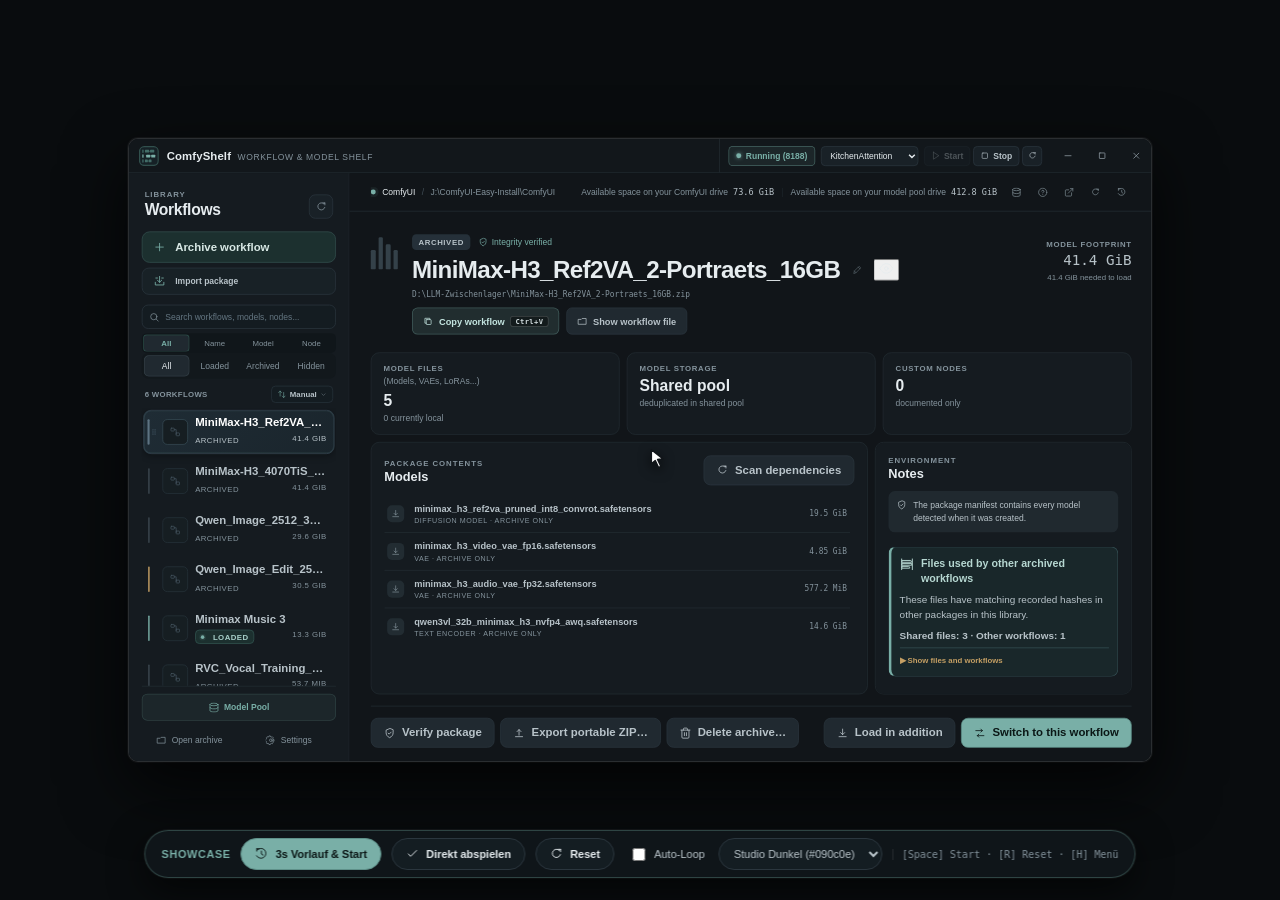
<file: gui/demo.html>
<!doctype html>
<html lang="en">
<head>
  <meta charset="utf-8">
  <meta name="viewport" content="width=device-width, initial-scale=1">
  <title>ComfyShelf — Showcase Demo (Window Mode)</title>
  <link rel="icon" href="assets/comfyshelf-mark-small.svg" type="image/svg+xml">
  <link rel="stylesheet" href="styles.css">
  <style>
    /* Full Body Viewport Centering */
    html, body {
      width: 100%;
      height: 100%;
      margin: 0;
      padding: 0;
      overflow: hidden;
      background: #090c0e;
      display: flex;
      align-items: center;
      justify-content: center;
      font-family: var(--body);
      -webkit-font-smoothing: antialiased;
    }

    /* Outer Window Container (1024 x 624 px matching user app screenshot 1:1) */
    .github-window-mockup {
      width: 1024px;
      height: 624px;
      min-width: 1024px;
      min-height: 624px;
      max-width: 1024px;
      max-height: 624px;
      background: var(--ink-950);
      border: 1px solid rgba(255, 255, 255, 0.12);
      border-radius: 10px;
      box-shadow: 0 25px 65px rgba(0, 0, 0, 0.75), 0 0 0 1px rgba(255, 255, 255, 0.05);
      position: relative;
      overflow: hidden;
    }

    /* Scaled App Shell (Virtual 1440x878 layout scaled by 0.711 to 1024x624) */
    .github-window-mockup .app-shell {
      width: 1440px;
      height: 878px;
      transform: scale(calc(1024 / 1440));
      transform-origin: 0 0;
      border: none;
      position: relative;
    }

    .github-window-mockup .workspace {
      height: calc(100% - 48px);
      min-height: 0;
    }

    /* Modal & Overlay within scaled coordinate space */
    .github-window-mockup .modal-backdrop,
    .github-window-mockup .busy-overlay {
      position: absolute;
      inset: 0;
      z-index: 500;
    }

    /* Director Control Bar */
    .demo-director-bar {
      position: fixed;
      bottom: 22px;
      left: 50%;
      transform: translateX(-50%);
      z-index: 20000;
      display: flex;
      align-items: center;
      gap: 10px;
      width: max-content;
      max-width: 95vw;
      background: rgba(16, 23, 27, 0.94);
      border: 1px solid rgba(121, 175, 167, 0.3);
      padding: 7px 16px;
      border-radius: 30px;
      box-shadow: 0 12px 36px rgba(0, 0, 0, 0.65), 0 0 0 1px rgba(255, 255, 255, 0.06);
      backdrop-filter: blur(12px);
      transition: opacity 0.3s ease, transform 0.3s ease;
    }
    .demo-director-bar.hidden-recording {
      opacity: 0;
      transform: translateX(-50%) translateY(40px);
      pointer-events: none;
    }
    .demo-btn {
      display: inline-flex;
      align-items: center;
      gap: 7px;
      height: 32px;
      padding: 0 13px;
      border-radius: 16px;
      border: 1px solid var(--line);
      background: #141d22;
      color: var(--text-main);
      font-size: 11px;
      font-weight: 600;
      cursor: pointer;
      white-space: nowrap;
      transition: all 0.14s ease;
    }
    .demo-btn:hover {
      background: #1e2a31;
      border-color: var(--teal);
      color: #fff;
    }
    .demo-btn.primary {
      background: var(--teal);
      border-color: #5f918a;
      color: #0b1716;
    }
    .demo-btn.primary:hover {
      filter: brightness(1.1);
      box-shadow: 0 0 12px rgba(121, 175, 167, 0.4);
    }

    /* Background variations for OBS / screenshot workflows */
    body.bg-studio { background: #090c0e; }
    body.bg-github { background: #0d1117; }
    body.bg-chroma { background: #00b140; }
    body.bg-frameless { background: transparent; padding: 0; }
    body.bg-frameless .github-window-mockup { box-shadow: none; border-radius: 0; border: none; }

    .demo-select {
      height: 32px;
      padding: 0 10px;
      border-radius: 16px;
      border: 1px solid var(--line);
      background: #141d22;
      color: var(--text-soft);
      font-size: 11px;
      font-weight: 500;
      cursor: pointer;
      outline: none;
      white-space: nowrap;
    }
    .demo-select:focus {
      border-color: var(--teal);
    }
    .demo-toggle {
      display: inline-flex;
      align-items: center;
      gap: 6px;
      font-size: 11px;
      color: var(--text-soft);
      cursor: pointer;
      user-select: none;
      padding: 0 4px;
      white-space: nowrap;
    }
    .demo-toggle input {
      accent-color: var(--teal);
      cursor: pointer;
    }
    .demo-shortcut-hint {
      font-size: 10px;
      font-family: var(--mono);
      color: var(--muted);
      border-left: 1px solid rgba(255, 255, 255, 0.1);
      padding-left: 8px;
      white-space: nowrap;
    }

    /* Virtual Cursor */
    .virtual-cursor {
      position: fixed;
      top: 0;
      left: 0;
      width: 24px;
      height: 24px;
      pointer-events: none;
      z-index: 30000;
      transform: translate(500px, 300px);
      transition: none;
      filter: drop-shadow(0 3px 6px rgba(0, 0, 0, 0.6));
    }
    .cursor-ripple {
      position: absolute;
      top: 2px;
      left: 2px;
      width: 14px;
      height: 14px;
      border-radius: 50%;
      background: rgba(121, 175, 167, 0.7);
      transform: scale(0);
      opacity: 0;
      pointer-events: none;
    }
    .cursor-ripple.active {
      animation: rippleAnim 0.45s cubic-bezier(0.1, 0.8, 0.3, 1) forwards;
    }
    @keyframes rippleAnim {
      0% { transform: scale(0.4); opacity: 0.9; }
      100% { transform: scale(3.4); opacity: 0; }
    }

    /* Countdown Overlay */
    .countdown-overlay {
      position: fixed;
      inset: 0;
      z-index: 25000;
      display: grid;
      place-items: center;
      background: rgba(9, 12, 14, 0.85);
      backdrop-filter: blur(8px);
      transition: opacity 0.3s ease;
    }
    .countdown-box {
      text-align: center;
    }
    .countdown-num {
      font-size: 88px;
      font-weight: 800;
      font-family: var(--display);
      color: var(--teal);
      line-height: 1;
      text-shadow: 0 0 30px rgba(121, 175, 167, 0.5);
    }
    .countdown-hint {
      margin-top: 12px;
      color: var(--text-soft);
      font-size: 14px;
      font-family: var(--mono);
    }

    /* Download Dialog Extras */
    .download-web-links {
      display: flex;
      flex-wrap: wrap;
      gap: 8px;
      margin-top: 4px;
    }
    .link-action-btn {
      display: inline-flex;
      align-items: center;
      gap: 6px;
      height: 28px;
      padding: 0 10px;
      border-radius: 6px;
      border: 1px solid var(--line);
      background: #192227;
      color: var(--text-soft);
      font-size: 11px;
      font-weight: 500;
      cursor: pointer;
      text-decoration: none;
      transition: all 0.15s ease;
    }
    .link-action-btn:hover {
      background: #222e35;
      border-color: #3b4e57;
      color: var(--text);
    }
    .civitai-link-btn {
      border-color: #274b6a;
      background: #142433;
      color: #7abaff;
    }
    .civitai-link-btn:hover {
      background: #1a3247;
      border-color: #386794;
      color: #a3d0ff;
    }
  </style>
</head>
<body>
  <!-- SVG Sprite from ComfyShelf -->
  <svg class="svg-sprite" aria-hidden="true">
    <symbol id="i-shelf" viewBox="0 0 24 24"><path d="M4 5.5h13.5a2 2 0 0 1 2 2v1H4z"/><path d="M4 10.5h16v3H4z"/><path d="M4 15.5h10.5a2 2 0 0 1 2 2v1H4z"/><path d="M3 3v18M21 3v18"/></symbol>
    <symbol id="i-minus" viewBox="0 0 24 24"><path d="M6 12h12"/></symbol>
    <symbol id="i-max" viewBox="0 0 24 24"><rect x="6.5" y="6.5" width="11" height="11" rx="1"/></symbol>
    <symbol id="i-restore" viewBox="0 0 24 24"><rect x="5.5" y="8.5" width="10" height="10" rx="1"/><path d="M8.5 8.5v-3h10v10h-3"/></symbol>
    <symbol id="i-close" viewBox="0 0 24 24"><path d="m7 7 10 10M17 7 7 17"/></symbol>
    <symbol id="i-plus" viewBox="0 0 24 24"><path d="M12 5v14M5 12h14"/></symbol>
    <symbol id="i-folder" viewBox="0 0 24 24"><path d="M3.5 7.5h6l2-2h9v13h-17z"/></symbol>
    <symbol id="i-refresh" viewBox="0 0 24 24"><path d="M19 8V4l-2 2a7 7 0 1 0 1.8 7"/><path d="M19 4h-4"/></symbol>
    <symbol id="i-settings" viewBox="0 0 24 24"><circle cx="12" cy="12" r="3"/><path d="M19 13.5v-3l-2-.7-.7-1.7.9-1.9-2.1-2.1-1.9.9-1.7-.7-.7-2h-3l-.7 2-1.7.7-1.9-.9-2.1 2.1.9 1.9-.7 1.7-2 .7v3l2 .7.7 1.7-.9 1.9 2.1 2.1 1.9-.9 1.7.7.7 2h3l.7-2 1.7-.7 1.9.9 2.1-2.1-.9-1.9.7-1.7z"/></symbol>
    <symbol id="i-shield" viewBox="0 0 24 24"><path d="M12 3 5 6v5c0 4.7 2.8 8.1 7 10 4.2-1.9 7-5.3 7-10V6z"/><path d="m9 12 2 2 4-4"/></symbol>
    <symbol id="i-download" viewBox="0 0 24 24"><path d="M12 4v11M8 11l4 4 4-4M5 19h14"/></symbol>
    <symbol id="i-upload" viewBox="0 0 24 24"><path d="M12 16V5M8 9l4-4 4 4M5 19h14"/></symbol>
    <symbol id="i-drive" viewBox="0 0 24 24"><rect x="3.5" y="5" width="17" height="14" rx="2"/><path d="M3.5 14h17M7 16.5h.01M10 16.5h.01"/></symbol>
    <symbol id="i-chevron" viewBox="0 0 24 24"><path d="m9 6 6 6-6 6"/></symbol>
    <symbol id="i-check" viewBox="0 0 24 24"><path d="m5 12 4 4L19 6"/></symbol>
    <symbol id="i-alert" viewBox="0 0 24 24"><path d="M12 3 2.8 20h18.4z"/><path d="M12 9v5M12 17.2v.1"/></symbol>
    <symbol id="i-copy" viewBox="0 0 24 24"><rect x="8" y="8" width="11" height="11" rx="1.5"/><path d="M16 8V5H5v11h3"/></symbol>
    <symbol id="i-import" viewBox="0 0 24 24"><path d="M4 14v5h16v-5"/><path d="M12 3v11M8 10l4 4 4-4"/><path d="M5 6h3M16 6h3"/></symbol>
    <symbol id="i-history" viewBox="0 0 24 24"><path d="M4 7V3M4 3h4"/><path d="M4.8 5.2A8.5 8.5 0 1 1 3.7 15"/><path d="M12 7v5l3 2"/></symbol>
    <symbol id="i-switch" viewBox="0 0 24 24"><path d="M4 7h13M14 4l3 3-3 3"/><path d="M20 17H7M10 14l-3 3 3 3"/></symbol>
    <symbol id="i-edit" viewBox="0 0 24 24"><path d="m14.5 5.5 4 4M4 20l1.2-5.2L15.8 4.2a1.4 1.4 0 0 1 2 0l2 2a1.4 1.4 0 0 1 0 2L9.2 18.8z"/><path d="m5.2 14.8 4 4"/></symbol>
    <symbol id="i-workflow" viewBox="0 0 24 24"><rect x="3" y="4" width="7" height="6" rx="1"/><rect x="14" y="14" width="7" height="6" rx="1"/><path d="M10 7h4v10"/></symbol>
    <symbol id="i-external" viewBox="0 0 24 24"><path d="M18 13v6a2 2 0 0 1-2 2H5a2 2 0 0 1-2-2V8a2 2 0 0 1 2-2h6M15 3h6v6M10 14 21 3"/></symbol>
    <symbol id="i-search" viewBox="0 0 24 24"><circle cx="11" cy="11" r="7"/><path d="m21 21-4.35-4.35"/></symbol>
    <symbol id="i-trash" viewBox="0 0 24 24"><path d="M3 6h18M19 6v14a2 2 0 0 1-2 2H7a2 2 0 0 1-2-2V6M8 6V4a2 2 0 0 1 2-2h4a2 2 0 0 1 2 2v2M10 11v6M14 11v6"/></symbol>
    <symbol id="i-sort" viewBox="0 0 24 24"><path d="m3 7 4-4 4 4M7 3v14M21 17l-4 4-4-4M17 21V7"/></symbol>
    <symbol id="i-grip" viewBox="0 0 24 24"><circle cx="9" cy="6" r="1.5" fill="currentColor"/><circle cx="15" cy="6" r="1.5" fill="currentColor"/><circle cx="9" cy="12" r="1.5" fill="currentColor"/><circle cx="15" cy="12" r="1.5" fill="currentColor"/><circle cx="9" cy="18" r="1.5" fill="currentColor"/><circle cx="15" cy="18" r="1.5" fill="currentColor"/></symbol>
    <symbol id="i-play" viewBox="0 0 24 24"><polygon points="6 3 20 12 6 21 6 3"/></symbol>
    <symbol id="i-stop" viewBox="0 0 24 24"><rect x="5" y="5" width="14" height="14" rx="2"/></symbol>
    <symbol id="i-help" viewBox="0 0 24 24"><circle cx="12" cy="12" r="10"/><path d="M9.09 9a3 3 0 0 1 5.83 1c0 2-3 3-3 3M12 17h.01"/></symbol>
    <symbol id="i-database" viewBox="0 0 24 24"><ellipse cx="12" cy="5" rx="9" ry="3"/><path d="M21 12c0 1.66-4 3-9 3s-9-1.34-9-3"/><path d="M3 5v14c0 1.66 4 3 9 3s9-1.34 9-3V5"/></symbol>
    <symbol id="i-eye" viewBox="0 0 24 24"><path d="M1 12s4-8 11-8 11 8 11 8-4 8-11 8-11-8-11-8z"/><circle cx="12" cy="12" r="3"/></symbol>
    <symbol id="i-eye-off" viewBox="0 0 24 24"><path d="M17.94 17.94A10.07 10.07 0 0 1 12 20c-7 0-11-8-11-8a18.45 18.45 0 0 1 5.06-5.94M9.9 4.24A9.12 9.12 0 0 1 12 4c7 0 11 8 11 8a18.5 18.5 0 0 1-2.16 3.19m-6.72-1.07a3 3 0 1 1-4.24-4.24M1 1l22 22"/></symbol>
  </svg>

  <!-- Virtual Cinema Pointer -->
  <div class="virtual-cursor" id="virtualCursor">
    <svg width="24" height="24" viewBox="0 0 24 24" fill="none">
      <path d="M4 2l14 11-6.5.8 4 8.2-2.8 1.4-4-8.3L4 19V2z" fill="#ffffff" stroke="#111519" stroke-width="1.8" stroke-linejoin="round"/>
    </svg>
    <div class="cursor-ripple" id="cursorRipple"></div>
  </div>

  <!-- Countdown Overlay -->
  <div class="countdown-overlay hidden" id="countdownOverlay">
    <div class="countdown-box">
      <div class="countdown-num" id="countdownNum">3</div>
      <div class="countdown-hint">OBS Aufnahme starten… Choreografie beginnt gleich</div>
    </div>
  </div>

  <!-- Bottom Director Control Bar -->
  <div class="demo-director-bar" id="directorBar">
    <span style="font-size: 11px; font-weight: 700; color: var(--teal); letter-spacing: 0.05em; text-transform: uppercase;">Showcase</span>
    <button class="demo-btn primary" id="btnCountdownStart" title="Startet einen 3s-Countdown, blendet das Menü aus und startet das Szenario (ideal für OBS)">
      <svg style="width:14px;height:14px;"><use href="#i-history"/></svg> 3s Vorlauf &amp; Start
    </button>
    <button class="demo-btn" id="btnDirectStart" title="Startet das Demo-Szenario sofort">
      <svg style="width:14px;height:14px;"><use href="#i-check"/></svg> Direkt abspielen
    </button>
    <button class="demo-btn" id="btnReset" title="Setzt alle Elemente auf Ausgangszustand zurück">
      <svg style="width:14px;height:14px;"><use href="#i-refresh"/></svg> Reset
    </button>
    <label class="demo-toggle" title="Wiederholt das Szenario nach kurzer Pause automatisch in Endlosschleife">
      <input type="checkbox" id="chkLoop">
      <span>Auto-Loop</span>
    </label>
    <select id="selBg" class="demo-select" title="Hintergrund für die Aufnahme wählen">
      <option value="bg-studio">Studio Dunkel (#090c0e)</option>
      <option value="bg-github">GitHub Dark (#0d1117)</option>
      <option value="bg-chroma">Green Screen (Chroma)</option>
      <option value="bg-frameless">Nur Fenster (Frameless)</option>
    </select>
    <span class="demo-shortcut-hint" title="Tastaturkürzel">[Space] Start · [R] Reset · [H] Menü</span>
  </div>

  <!-- RECTANGULAR WINDOW CONTAINER (1024 x 624 px matching user app screenshot 1:1) -->
  <div class="github-window-mockup" id="windowFrame">
    <div class="app-shell">
      <!-- Titlebar exactly matching screenshot -->
      <header class="titlebar">
        <div class="titlebar-drag">
          <div class="brand-mark"><img src="assets/comfyshelf-mark-small.svg" alt=""></div>
          <div class="brand-copy">
            <span class="brand-name">ComfyShelf</span>
            <span class="brand-subtitle">WORKFLOW &amp; MODEL SHELF</span>
          </div>
        </div>
        <div class="comfy-launcher-controls pywebview-no-drag" id="comfyLauncherControls">
          <button type="button" class="comfy-status-pill running" id="comfyStatusPill" title="Open ComfyUI WebUI (127.0.0.1:8188)">
            <span class="comfy-status-dot"></span>
            <span class="comfy-status-text" id="comfyStatusText">Running (8188)</span>
          </button>
          <div class="comfy-variant-picker">
            <select id="comfyVariantSelect" class="comfy-variant-select" title="Select start variant">
              <option value="Start ComfyUI KitchenAttention.bat" selected>KitchenAttention</option>
              <option value="Start ComfyUI SageAttention.bat">SageAttention</option>
              <option value="Start ComfyUI FlashAttention.bat">FlashAttention</option>
              <option value="Start ComfyUI.bat">Standard (Default)</option>
            </select>
          </div>
          <div class="comfy-launcher-buttons">
            <button type="button" class="launcher-btn launcher-start" id="comfyStartButton" title="Start ComfyUI" disabled>
              <svg><use href="#i-play"/></svg>
              <span>Start</span>
            </button>
            <button type="button" class="launcher-btn launcher-stop" id="comfyStopButton" title="Stop ComfyUI">
              <svg><use href="#i-stop"/></svg>
              <span>Stop</span>
            </button>
            <button type="button" class="launcher-btn launcher-restart icon-only" id="comfyRestartButton" title="Restart ComfyUI">
              <svg><use href="#i-refresh"/></svg>
            </button>
          </div>
        </div>
        <div class="window-controls">
          <button class="window-button"><svg><use href="#i-minus"/></svg></button>
          <button class="window-button"><svg><use href="#i-max"/></svg></button>
          <button class="window-button window-close"><svg><use href="#i-close"/></svg></button>
        </div>
      </header>

      <div class="workspace">
        <!-- Sidebar exactly matching screenshot -->
        <aside class="sidebar">
          <div class="library-heading">
            <div>
              <span class="eyebrow">LIBRARY</span>
              <h2>Workflows</h2>
            </div>
            <button class="icon-button"><svg><use href="#i-refresh"/></svg></button>
          </div>

          <button class="add-workflow-button">
            <span class="button-icon"><svg><use href="#i-plus"/></svg></span>
            <span>Archive workflow</span>
          </button>
          <button class="import-package-button">
            <span class="button-icon"><svg><use href="#i-import"/></svg></span>
            <span>Import package</span>
          </button>

          <div class="search-box">
            <span class="search-icon"><svg><use href="#i-search"/></svg></span>
            <input type="text" id="demoSearchInput" placeholder="Search workflows, models, nodes..." autocomplete="off" spellcheck="false">
            <button class="search-clear hidden" id="demoSearchClear"><svg><use href="#i-close"/></svg></button>
          </div>

          <div class="search-scope-row" role="tablist">
            <button class="search-scope-chip active">All</button>
            <button class="search-scope-chip">Name</button>
            <button class="search-scope-chip">Model</button>
            <button class="search-scope-chip">Node</button>
          </div>

          <div class="filter-row" role="tablist">
            <button class="filter-chip active">All</button>
            <button class="filter-chip">Loaded</button>
            <button class="filter-chip">Archived</button>
            <button class="filter-chip">Hidden</button>
          </div>

          <div class="workflow-list-toolbar">
            <span class="workflow-list-count" id="demoWorkflowListCount">6 Workflows</span>
            <div class="workflow-sort-container" id="demoWorkflowSortContainer">
              <button type="button" class="workflow-sort-button" id="demoWorkflowSortButton" title="Sort order">
                <svg><use href="#i-sort"/></svg>
                <span id="demoWorkflowSortLabel">Manual</span>
                <svg class="sort-chevron"><use href="#i-chevron"/></svg>
              </button>
            </div>
          </div>

          <!-- Workflow List exactly matching user's screenshot -->
          <div class="workflow-list" id="demoWorkflowList">
            <!-- Item 1: MiniMax-H3_Ref2VA_2-Portraets_16GB (Active in screenshot) -->
            <button type="button" class="workflow-item active" id="itemMinimax" data-state="archived">
              <span class="workflow-item-grip" aria-hidden="true"><svg><use href="#i-grip"/></svg></span>
              <span class="workflow-item-thumb"><svg><use href="#i-workflow"/></svg></span>
              <span class="workflow-item-info">
                <span class="workflow-name" title="MiniMax-H3_Ref2VA_2-Portraets_16GB">MiniMax-H3_Ref2VA_2-Portraets_16GB</span>
                <span class="workflow-meta">
                  <span class="workflow-state">ARCHIVED</span>
                  <span>41.4 GiB</span>
                </span>
              </span>
            </button>

            <!-- Item 2: MiniMax-H3_4070TiS_16GB -->
            <button type="button" class="workflow-item" id="itemMinimax4070" data-state="archived">
              <span class="workflow-item-grip" aria-hidden="true"><svg><use href="#i-grip"/></svg></span>
              <span class="workflow-item-thumb"><svg><use href="#i-workflow"/></svg></span>
              <span class="workflow-item-info">
                <span class="workflow-name" title="MiniMax-H3_4070TiS_16GB">MiniMax-H3_4070TiS_16GB</span>
                <span class="workflow-meta">
                  <span class="workflow-state">ARCHIVED</span>
                  <span>41.4 GiB</span>
                </span>
              </span>
            </button>

            <!-- Item 3: Qwen_Image_2512_3xLoRA -->
            <button type="button" class="workflow-item" id="itemQwenLora" data-state="archived">
              <span class="workflow-item-grip" aria-hidden="true"><svg><use href="#i-grip"/></svg></span>
              <span class="workflow-item-thumb"><svg><use href="#i-workflow"/></svg></span>
              <span class="workflow-item-info">
                <span class="workflow-name" title="Qwen_Image_2512_3xLoRA">Qwen_Image_2512_3xLoRA</span>
                <span class="workflow-match-hint hidden" id="hintQwenLora">
                  <svg><use href="#i-search"/></svg><span class="match-type">Name:</span><span class="match-text">qwen</span>
                </span>
                <span class="workflow-meta">
                  <span class="workflow-state">ARCHIVED</span>
                  <span>29.6 GiB</span>
                </span>
              </span>
            </button>

            <!-- Item 4: Qwen_Image_Edit_2511_Illustrious (The one with missing model!) -->
            <button type="button" class="workflow-item" id="itemQwenEdit" data-state="partial">
              <span class="workflow-item-grip" aria-hidden="true"><svg><use href="#i-grip"/></svg></span>
              <span class="workflow-item-thumb"><svg><use href="#i-workflow"/></svg></span>
              <span class="workflow-item-info">
                <span class="workflow-name" title="Qwen_Image_Edit_2511_Illustrious">Qwen_Image_Edit_2511_Illustrious</span>
                <span class="workflow-match-hint hidden" id="hintQwenEdit">
                  <svg><use href="#i-search"/></svg><span class="match-type">Model:</span><span class="match-text">Illustrious-XL-v2.0</span>
                </span>
                <span class="workflow-meta">
                  <span class="workflow-state" id="stateQwenEdit">ARCHIVED</span>
                  <span>30.5 GiB</span>
                </span>
              </span>
            </button>

            <!-- Item 5: Minimax Music 3 (Loaded in screenshot) -->
            <button type="button" class="workflow-item" id="itemMusic" data-state="loaded">
              <span class="workflow-item-grip" aria-hidden="true"><svg><use href="#i-grip"/></svg></span>
              <span class="workflow-item-thumb"><svg><use href="#i-workflow"/></svg></span>
              <span class="workflow-item-info">
                <span class="workflow-name" title="Minimax Music 3">Minimax Music 3</span>
                <span class="workflow-meta">
                  <span class="workflow-state loaded"><span class="workflow-state-dot"></span>LOADED</span>
                  <span>13.3 GiB</span>
                </span>
              </span>
            </button>

            <!-- Item 6: RVC_Vocal_Training_Template -->
            <button type="button" class="workflow-item" id="itemRvc" data-state="archived">
              <span class="workflow-item-grip" aria-hidden="true"><svg><use href="#i-grip"/></svg></span>
              <span class="workflow-item-thumb"><svg><use href="#i-workflow"/></svg></span>
              <span class="workflow-item-info">
                <span class="workflow-name" title="RVC_Vocal_Training_Template">RVC_Vocal_Training_Template</span>
                <span class="workflow-meta">
                  <span class="workflow-state">ARCHIVED</span>
                  <span>53.7 MiB</span>
                </span>
              </span>
            </button>
          </div>

          <div class="sidebar-footer">
            <button class="footer-action footer-action-secondary" id="modelPoolFooterButton" title="Open model pool overview"><svg><use href="#i-database"/></svg><span>Model Pool</span></button>
            <button class="footer-action"><svg><use href="#i-folder"/></svg><span>Open archive</span></button>
            <button class="footer-action"><svg><use href="#i-settings"/></svg><span>Settings</span></button>
          </div>
          <div class="sidebar-resizer" id="demoSidebarResizer" role="separator" aria-orientation="vertical" title="Drag to resize workflow list width (double-click to auto-fit)"></div>
        </aside>

        <!-- Main Content -->
        <main class="content">
          <!-- Top Summary Bar exactly matching screenshot -->
          <section class="top-summary">
            <div class="summary-path">
              <span class="summary-dot"></span>
              <span>ComfyUI</span>
              <span class="path-divider">/</span>
              <span class="muted">J:\ComfyUI-Easy-Install\ComfyUI</span>
            </div>
            <div class="storage-tools">
              <div class="storage-readouts">
                <div class="storage-readout">
                  <span class="muted">Available space on your ComfyUI drive</span>
                  <strong>73.6 GiB</strong>
                </div>
                <span class="storage-readout-divider" aria-hidden="true">|</span>
                <div class="storage-readout">
                  <span class="muted">Available space on your model pool drive</span>
                  <strong>412.8 GiB</strong>
                </div>
              </div>
              <button class="summary-button" title="Open model pool overview"><svg><use href="#i-database"/></svg></button>
              <button class="summary-button" title="Start feature tour"><svg><use href="#i-help"/></svg></button>
              <button class="summary-button" title="Open ComfyUI in browser (127.0.0.1:8188)"><svg><use href="#i-external"/></svg></button>
              <button class="summary-button" title="Refresh storage and package status"><svg><use href="#i-refresh"/></svg></button>
              <button class="summary-button" title="Open activity history"><svg><use href="#i-history"/></svg></button>
            </div>
          </section>

          <!-- Detail View -->
          <section class="detail-view">
            <!-- Hero Header -->
            <div class="detail-hero">
              <div class="status-rail" id="demoStatusRail">
                <span></span><span></span><span></span><span></span>
              </div>
              <div class="detail-title-wrap">
                <div class="detail-kicker">
                  <span class="status-pill" id="demoStatusPill">ARCHIVED</span>
                  <span class="integrity-label valid"><svg><use href="#i-shield"/></svg>Integrity verified</span>
                </div>
                <div class="package-name-row">
                  <h1 id="demoPackageName">MiniMax-H3_Ref2VA_2-Portraets_16GB</h1>
                  <button class="rename-button" title="Rename workflow"><svg><use href="#i-edit"/></svg></button>
                  <button class="hide-workflow-button" title="Hide workflow"><svg><use href="#i-eye"/></svg></button>
                </div>
                <p id="demoPackagePath">D:\LLM-Zwischenlager\MiniMax-H3_Ref2VA_2-Portraets_16GB.zip</p>
                <div class="workflow-action-strip">
                  <button class="copy-workflow-button" id="demoCopyWorkflowButton" title="Copy workflow to clipboard (Ctrl+V)"><svg><use href="#i-copy"/></svg><span>Copy workflow</span> <kbd class="kbd-chip">Ctrl+V</kbd></button>
                  <button class="secondary-button workflow-file-button"><svg><use href="#i-folder"/></svg><span>Show workflow file</span></button>
                </div>
              </div>

              <div class="hero-metric">
                <span>MODEL FOOTPRINT</span>
                <strong id="demoModelSize">41.4 GiB</strong>
                <small id="demoStorageImpact">41.4 GiB needed to load</small>
              </div>
            </div>

            <!-- Metrics Grid (3 cards matching screenshot) -->
            <div class="metrics-grid">
              <article class="metric-card">
                <span>MODEL FILES</span>
                <small class="metric-subtitle">(Models, VAEs, LoRAs...)</small>
                <strong id="demoModelCount">5</strong>
                <small id="demoModelPresence">0 currently local</small>
              </article>
              <article class="metric-card">
                <span>MODEL STORAGE</span>
                <strong id="demoStorageMode">Shared pool</strong>
                <small id="demoStorageLabel">deduplicated in shared pool</small>
              </article>
              <article class="metric-card">
                <span>CUSTOM NODES</span>
                <strong id="demoNodeCount">0</strong>
                <small id="demoNodeSubtitle">documented only</small>
              </article>
            </div>

            <!-- Missing Model Notice Bar (appears when selecting Qwen!) -->
            <div class="notice warning hidden" id="demoMissingBanner" style="margin: 14px 0 4px; padding: 12px 14px;">
              <div style="display:flex; align-items:center; justify-content:space-between;">
                <div style="display:flex; align-items:center; gap:8px;">
                  <svg style="width:16px;height:16px;color:var(--amber);flex-shrink:0;"><use href="#i-alert"/></svg>
                  <strong style="color:var(--amber);font-size:12px;">1 known dependency missing from package</strong>
                </div>
              </div>
              <div style="margin-top:8px;" id="demoMissingRow">
                <div class="notice-missing-item missing-file-row">
                  <span class="missing-file-copy">
                    <strong>Illustrious-XL-v2.0.safetensors</strong>
                    <small>checkpoint</small>
                  </span>
                  <span class="missing-file-actions">
                    <button type="button" class="filename-web-button" id="btnDemoHf" title="Open Model Card / search on Hugging Face">
                      <svg><use href="#i-external"/></svg>
                    </button>
                    <button type="button" class="filename-civitai-button" id="btnDemoCivitai" title="Search on Civitai: Illustrious-XL-v2.0">
                      <span class="civitai-icon">C</span>
                    </button>
                    <button type="button" class="filename-download-button" id="btnDemoDownload" title="Download model: Illustrious-XL-v2.0.safetensors">
                      <svg><use href="#i-download"/></svg>
                    </button>
                    <button type="button" class="filename-copy-button" title="Copy filename">
                      <svg><use href="#i-copy"/></svg>
                    </button>
                  </span>
                </div>
              </div>
            </div>

            <!-- Detail Columns (Models & Notes) -->
            <div class="detail-columns">
              <section class="panel dependency-panel">
                <div class="panel-heading">
                  <div>
                    <span class="eyebrow">PACKAGE CONTENTS</span>
                    <h3 id="demoPanelHeading">Models</h3>
                  </div>
                  <button class="secondary-button dependency-scan-button"><svg><use href="#i-refresh"/></svg><span>Scan dependencies</span></button>
                </div>
                <div class="dependency-list" id="demoDependencyList">
                  <div class="dependency-row">
                    <span class="dep-state"><svg><use href="#i-download"/></svg></span>
                    <span class="dep-copy">
                      <strong>minimax_h3_ref2va_pruned_int8_convrot.safetensors</strong>
                      <span>DIFFUSION MODEL · ARCHIVE ONLY</span>
                    </span>
                    <span class="dep-size">19.5 GiB</span>
                  </div>
                  <div class="dependency-row">
                    <span class="dep-state"><svg><use href="#i-download"/></svg></span>
                    <span class="dep-copy">
                      <strong>minimax_h3_video_vae_fp16.safetensors</strong>
                      <span>VAE · ARCHIVE ONLY</span>
                    </span>
                    <span class="dep-size">4.85 GiB</span>
                  </div>
                  <div class="dependency-row">
                    <span class="dep-state"><svg><use href="#i-download"/></svg></span>
                    <span class="dep-copy">
                      <strong>minimax_h3_audio_vae_fp32.safetensors</strong>
                      <span>VAE · ARCHIVE ONLY</span>
                    </span>
                    <span class="dep-size">577.2 MiB</span>
                  </div>
                  <div class="dependency-row">
                    <span class="dep-state"><svg><use href="#i-download"/></svg></span>
                    <span class="dep-copy">
                      <strong>qwen3vl_32b_minimax_h3_nvfp4_awq.safetensors</strong>
                      <span>TEXT ENCODER · ARCHIVE ONLY</span>
                    </span>
                    <span class="dep-size">14.6 GiB</span>
                  </div>
                </div>
              </section>

              <section class="panel notes-panel">
                <div class="panel-heading">
                  <div>
                    <span class="eyebrow">ENVIRONMENT</span>
                    <h3>Notes</h3>
                  </div>
                </div>
                <div class="notice-list">
                  <div class="notice">
                    <svg><use href="#i-shield"/></svg>
                    <div class="notice-body">
                      <span>The package manifest contains every model detected when it was created.</span>
                    </div>
                  </div>
                  <section class="sharing-box sharing-library">
                    <div class="sharing-heading">
                      <svg><use href="#i-shelf"/></svg>
                      <strong>Files used by other archived workflows</strong>
                    </div>
                    <p class="sharing-impact">These files have matching recorded hashes in other packages in this library.</p>
                    <p class="sharing-counts">Shared files: 3 · Other workflows: 1</p>
                    <div class="sharing-details" style="margin-top:6px; padding-top:6px;">
                      <span style="cursor:pointer; color:var(--amber); font-size:11px; font-weight:600;">▶ Show files and workflows</span>
                    </div>
                  </section>
                </div>
              </section>
            </div>

            <!-- Action Dock matching screenshot -->
            <footer class="action-dock">
              <button class="secondary-button"><svg><use href="#i-shield"/></svg><span>Verify package</span></button>
              <button class="secondary-button"><svg><use href="#i-upload"/></svg><span>Export portable ZIP…</span></button>
              <button class="secondary-button danger-action-button"><svg><use href="#i-trash"/></svg><span>Delete archive…</span></button>
              <div class="dock-spacer"></div>
              <button class="secondary-button" id="btnSecondary"><svg><use href="#i-download"/></svg><span>Load in addition</span></button>
              <button class="primary-button" id="btnPrimary"><svg><use href="#i-switch"/></svg><span>Switch to this workflow</span></button>
            </footer>
          </section>
        </main>
      </div>

      <!-- RESOLVER MODAL (Centered inside scaled app window) -->
      <div class="modal-backdrop hidden" id="demoDownloadModal">
        <section class="modal download-modal" style="width: 540px; padding: 22px;">
          <div class="modal-heading">
            <div>
              <span class="eyebrow" style="color:var(--amber);">Hugging Face Resolver</span>
              <h2 style="font-size: 20px;">Download model</h2>
            </div>
            <button class="icon-button modal-close" id="btnModalClose"><svg><use href="#i-close"/></svg></button>
          </div>

          <p class="modal-intro" style="margin: 8px 0 14px; font-size: 13px;">Download missing models directly from Hugging Face into ComfyUI or your shared pool.</p>

          <div class="download-info-card" style="margin: 8px 0 12px; padding: 10px 12px; gap: 6px;">
            <div class="download-info-row">
              <span class="download-info-label">Model</span>
              <span class="download-info-value" style="color:var(--amber); font-weight:700;">Illustrious-XL-v2.0.safetensors</span>
            </div>
            <div class="download-info-row">
              <span class="download-info-label">Destination</span>
              <span class="download-info-value code-path">models/checkpoints/Illustrious-XL-v2.0.safetensors</span>
            </div>
            <div class="download-info-row">
              <span class="download-info-label">Web</span>
              <div class="download-web-links">
                <button type="button" class="link-action-btn" id="modalHfBtn">
                  <svg><use href="#i-external"/></svg>
                  <span>Open Model Card on Hugging Face</span>
                </button>
                <button type="button" class="link-action-btn civitai-link-btn" id="modalCivitaiBtn">
                  <svg><use href="#i-external"/></svg>
                  <span>Search on Civitai</span>
                </button>
              </div>
            </div>
          </div>

          <div class="download-source-section">
            <label class="path-field" style="margin-top: 10px;">
              <span style="font-size:11px;">Hugging Face URL or Repo-ID</span>
              <div class="download-input-row">
                <input type="text" id="demoModalInput" value="OnomaAIResearch/Illustrious-xl-early-release-v2.0">
              </div>
            </label>

            <div class="download-candidates-box" style="margin-top:8px; padding:8px 10px;">
              <span class="download-candidates-header" style="font-size:10px; margin-bottom:6px;">Suggestions from Hugging Face:</span>
              <div class="download-candidates-list">
                <div class="download-candidate-pill selected" id="candPill1">
                  <div class="candidate-info">
                    <strong>OnomaAIResearch/Illustrious-xl-early-release-v2.0</strong>
                    <span>6.94 GB · SHA-256</span>
                  </div>
                  <div class="candidate-actions">
                    <button type="button" class="candidate-ext-btn"><svg><use href="#i-external"/></svg></button>
                  </div>
                </div>
                <div class="download-candidate-pill" id="candPill2">
                  <div class="candidate-info">
                    <strong>animagine/sdxl-illustrious-v2</strong>
                    <span>6.94 GB · SHA-256</span>
                  </div>
                  <div class="candidate-actions">
                    <button type="button" class="candidate-ext-btn"><svg><use href="#i-external"/></svg></button>
                  </div>
                </div>
              </div>
            </div>
          </div>

          <label class="safety-option" style="margin-top:12px;">
            <input type="checkbox" checked>
            <span>
              <strong>Record in package &amp; shared pool</strong>
              <small>Removes model from missing list and updates workflow status to complete.</small>
            </span>
          </label>

          <div class="modal-actions" style="margin-top:16px;">
            <button class="text-button" id="btnModalCancel">Cancel</button>
            <button class="primary-button" id="btnModalStartDownload">
              <svg><use href="#i-download"/></svg><span>Start Download</span>
            </button>
          </div>
        </section>
      </div>

      <!-- BUSY STREAMING OVERLAY (Centered inside scaled app window) -->
      <div class="busy-overlay hidden" id="demoBusyOverlay">
        <section class="busy-card" style="max-width: 440px; padding: 20px;">
          <div class="busy-shelf" style="margin-bottom:14px;"><span></span><span></span><span></span><span></span><span></span></div>
          <h2 id="demoBusyTitle" style="font-size:20px; margin:0 0 4px;">Downloading model…</h2>
          <p id="demoBusyMessage" style="font-size:13px; color:var(--text-soft); margin:0 0 12px;">Illustrious-XL-v2.0.safetensors (52 MB/s)</p>

          <!-- Progress Bar -->
          <div style="background:#1b252b; border-radius:6px; height:8px; overflow:hidden; border:1px solid #2b3b44; margin:10px 0 6px;">
            <div id="demoBusyBar" style="background:var(--teal); height:100%; width:0%; transition:width 0.25s ease;"></div>
          </div>
          <div style="display:flex; justify-content:space-between; font-size:11px; font-family:var(--mono); color:var(--muted);">
            <span id="demoBusyPercent">0%</span>
            <span id="demoBusySpeed">52.4 MB/s</span>
          </div>

          <div class="busy-detail" style="margin-top:12px; font-size:11px;">
            <span class="loading-pulse"></span>
            <span id="demoBusyDetail">Connecting to Hugging Face CDN…</span>
          </div>
        </section>
      </div>

      <!-- SUCCESS TOAST (Bottom-right inside scaled app window) -->
      <div id="demoToast" class="hidden" style="position:absolute; bottom:20px; right:25px; z-index:600; background:#142321; border:1px solid #365a54; color:#a2cfc8; padding:12px 18px; border-radius:10px; font-size:13px; font-weight:600; display:flex; align-items:center; gap:10px; box-shadow:0 12px 30px rgba(0,0,0,0.5);">
        <svg style="width:18px;height:18px;color:var(--teal);"><use href="#i-check"/></svg>
        <span id="demoToastText">Model downloaded and registered in shared pool!</span>
      </div>
    </div>
  </div>

  <script>
    // Cinema Orchestration Engine
    const cursor = document.getElementById('virtualCursor');
    const ripple = document.getElementById('cursorRipple');
    const directorBar = document.getElementById('directorBar');
    const countdownOverlay = document.getElementById('countdownOverlay');
    const countdownNum = document.getElementById('countdownNum');

    function wait(ms) {
      return new Promise(resolve => setTimeout(resolve, ms));
    }

    async function moveCursorTo(selectorOrCoords, duration = 650) {
      let targetX, targetY;
      if (typeof selectorOrCoords === 'string') {
        const el = document.querySelector(selectorOrCoords);
        if (!el) return;
        const rect = el.getBoundingClientRect();
        targetX = rect.left + rect.width / 2;
        targetY = rect.top + rect.height / 2;
      } else {
        targetX = selectorOrCoords.x;
        targetY = selectorOrCoords.y;
      }
      cursor.style.transition = `transform ${duration}ms cubic-bezier(0.22, 1, 0.36, 1)`;
      cursor.style.transform = `translate(${targetX}px, ${targetY}px)`;
      await wait(duration);
    }

    async function clickElement(selector, duration = 400) {
      await moveCursorTo(selector, duration);
      ripple.classList.remove('active');
      void ripple.offsetWidth;
      ripple.classList.add('active');
      await wait(180);
    }

    async function typeText(inputEl, text, charSpeed = 60) {
      inputEl.focus();
      inputEl.value = '';
      for (const char of text) {
        inputEl.value += char;
        inputEl.dispatchEvent(new Event('input', { bubbles: true }));
        await wait(charSpeed + (Math.random() * 20));
      }
    }

    function resetDemo() {
      // 1. Search Box
      document.getElementById('demoSearchInput').value = '';
      document.getElementById('demoSearchClear').classList.add('hidden');
      document.getElementById('hintQwenLora').classList.add('hidden');
      document.getElementById('hintQwenEdit').classList.add('hidden');

      // 2. Sidebar items visibility
      ['itemMinimax', 'itemMinimax4070', 'itemQwenLora', 'itemQwenEdit', 'itemMusic', 'itemRvc'].forEach(id => {
        document.getElementById(id).style.display = 'flex';
        document.getElementById(id).classList.remove('active');
      });
      document.getElementById('itemMinimax').classList.add('active');

      // 3. Reset Qwen edit state
      document.getElementById('stateQwenEdit').textContent = 'ARCHIVED';
      document.getElementById('stateQwenEdit').style.background = 'transparent';
      document.getElementById('stateQwenEdit').style.color = 'inherit';
      document.getElementById('stateQwenEdit').style.borderColor = 'transparent';

      // 4. Detail Hero
      document.getElementById('demoPackageName').textContent = 'MiniMax-H3_Ref2VA_2-Portraets_16GB';
      document.getElementById('demoPackagePath').textContent = 'D:\\LLM-Zwischenlager\\MiniMax-H3_Ref2VA_2-Portraets_16GB.zip';
      document.getElementById('demoModelSize').textContent = '41.4 GiB';
      document.getElementById('demoStorageImpact').textContent = '41.4 GiB needed to load';
      document.getElementById('demoModelCount').textContent = '5';
      document.getElementById('demoModelPresence').textContent = '0 currently local';
      document.getElementById('demoStatusPill').textContent = 'ARCHIVED';
      document.getElementById('demoStatusPill').style.background = '#253039';
      document.getElementById('demoStatusPill').style.color = 'var(--text-soft)';
      document.getElementById('demoStatusPill').style.borderColor = 'transparent';

      document.getElementById('demoStatusRail').innerHTML = '<span></span><span></span><span></span><span></span>';

      // 5. Hide missing banner
      document.getElementById('demoMissingBanner').classList.add('hidden');

      // 6. Reset dependency list to MiniMax models
      document.getElementById('demoDependencyList').innerHTML = `
        <div class="dependency-row">
          <span class="dep-state"><svg><use href="#i-download"/></svg></span>
          <span class="dep-copy">
            <strong>minimax_h3_ref2va_pruned_int8_convrot.safetensors</strong>
            <span>DIFFUSION MODEL · ARCHIVE ONLY</span>
          </span>
          <span class="dep-size">19.5 GiB</span>
        </div>
        <div class="dependency-row">
          <span class="dep-state"><svg><use href="#i-download"/></svg></span>
          <span class="dep-copy">
            <strong>minimax_h3_video_vae_fp16.safetensors</strong>
            <span>VAE · ARCHIVE ONLY</span>
          </span>
          <span class="dep-size">4.85 GiB</span>
        </div>
        <div class="dependency-row">
          <span class="dep-state"><svg><use href="#i-download"/></svg></span>
          <span class="dep-copy">
            <strong>minimax_h3_audio_vae_fp32.safetensors</strong>
            <span>VAE · ARCHIVE ONLY</span>
          </span>
          <span class="dep-size">577.2 MiB</span>
        </div>
        <div class="dependency-row">
          <span class="dep-state"><svg><use href="#i-download"/></svg></span>
          <span class="dep-copy">
            <strong>qwen3vl_32b_minimax_h3_nvfp4_awq.safetensors</strong>
            <span>TEXT ENCODER · ARCHIVE ONLY</span>
          </span>
          <span class="dep-size">14.6 GiB</span>
        </div>
      `;

      // 7. Modals & Overlays
      document.getElementById('demoDownloadModal').classList.add('hidden');
      document.getElementById('demoBusyOverlay').classList.add('hidden');
      document.getElementById('demoToast').classList.add('hidden');

      // 8. Buttons
      document.getElementById('btnPrimary').innerHTML = '<svg><use href="#i-switch"/></svg><span>Switch to this workflow</span>';
      document.getElementById('btnPrimary').className = 'primary-button';
      document.getElementById('btnSecondary').classList.remove('hidden');

      // 9. Initial neutral cursor position
      const frame = document.getElementById('windowFrame').getBoundingClientRect();
      cursor.style.transition = 'none';
      cursor.style.transform = `translate(${frame.left + 520}px, ${frame.top + 310}px)`;

      // 10. Director Bar
      directorBar.classList.remove('hidden-recording');
    }

    // Choreographed Playback Sequence
    async function playChoreography() {
      resetDemo();
      directorBar.classList.add('hidden-recording');

      await wait(800);

      // 1. Smoothly glide to Search Box
      await clickElement('#demoSearchInput', 650);
      await wait(250);

      // 2. Type "qwen" into search
      const searchInput = document.getElementById('demoSearchInput');
      await typeText(searchInput, 'qwen', 70);
      document.getElementById('demoSearchClear').classList.remove('hidden');

      // Filter list: hide non-matching items, show matches with badges
      ['itemMinimax', 'itemMinimax4070', 'itemMusic', 'itemRvc'].forEach(id => {
        document.getElementById(id).style.display = 'none';
      });
      document.getElementById('hintQwenLora').classList.remove('hidden');
      document.getElementById('hintQwenEdit').classList.remove('hidden');

      await wait(750);

      // 3. Clear search to reveal all workflows
      await clickElement('#demoSearchClear', 400);
      searchInput.value = '';
      document.getElementById('demoSearchClear').classList.add('hidden');
      document.getElementById('hintQwenLora').classList.add('hidden');
      document.getElementById('hintQwenEdit').classList.add('hidden');
      ['itemMinimax', 'itemMinimax4070', 'itemQwenLora', 'itemQwenEdit', 'itemMusic', 'itemRvc'].forEach(id => {
        document.getElementById(id).style.display = 'flex';
      });

      await wait(450);

      // 4. Move to and select Qwen_Image_Edit_2511_Illustrious
      await clickElement('#itemQwenEdit', 550);
      document.getElementById('itemMinimax').classList.remove('active');
      document.getElementById('itemQwenEdit').classList.add('active');

      // Update Detail View for Qwen
      document.getElementById('demoPackageName').textContent = 'Qwen_Image_Edit_2511_Illustrious';
      document.getElementById('demoPackagePath').textContent = 'D:\\LLM-Zwischenlager\\Qwen_Image_Edit_2511_Illustrious.zip';
      document.getElementById('demoModelSize').textContent = '30.5 GiB';
      document.getElementById('demoStorageImpact').textContent = '30.5 GiB needed to load';
      document.getElementById('demoModelCount').textContent = '3';
      document.getElementById('demoModelPresence').textContent = '0 currently local';
      document.getElementById('demoStatusPill').textContent = 'MISSING (1)';
      document.getElementById('demoStatusPill').style.background = 'var(--amber-wash)';
      document.getElementById('demoStatusPill').style.color = '#e0c590';
      document.getElementById('demoStatusPill').style.borderColor = 'rgba(198,160,100,0.3)';

      // Show Missing Banner
      document.getElementById('demoMissingBanner').classList.remove('hidden');

      // Qwen dependencies list
      document.getElementById('demoDependencyList').innerHTML = `
        <div class="dependency-row" style="background: rgba(198,160,100,0.06); border-radius:6px;">
          <span class="dep-state" style="color:var(--amber); background:var(--amber-wash);"><svg><use href="#i-alert"/></svg></span>
          <span class="dep-copy">
            <strong style="color:#e0c590;">Illustrious-XL-v2.0.safetensors</strong>
            <span>CHECKPOINT · MISSING FROM ARCHIVE</span>
          </span>
          <span class="dep-size" style="color:var(--amber);">6.94 GiB</span>
        </div>
        <div class="dependency-row">
          <span class="dep-state"><svg><use href="#i-download"/></svg></span>
          <span class="dep-copy">
            <strong>qwen_image_edit_base_fp8.safetensors</strong>
            <span>DIFFUSION MODEL · ARCHIVE ONLY</span>
          </span>
          <span class="dep-size">18.2 GiB</span>
        </div>
        <div class="dependency-row">
          <span class="dep-state"><svg><use href="#i-download"/></svg></span>
          <span class="dep-copy">
            <strong>sdxl_vae.safetensors</strong>
            <span>VAE · ARCHIVE ONLY</span>
          </span>
          <span class="dep-size">335 MiB</span>
        </div>
      `;

      await wait(600);

      // 5. Hover over Civitai button (showcasing Civitai integration!)
      await moveCursorTo('#btnDemoCivitai', 500);
      document.getElementById('btnDemoCivitai').style.transform = 'scale(1.15)';
      document.getElementById('btnDemoCivitai').style.boxShadow = '0 0 10px rgba(78, 140, 255, 0.5)';
      await wait(550);
      document.getElementById('btnDemoCivitai').style.transform = 'none';
      document.getElementById('btnDemoCivitai').style.boxShadow = 'none';

      // 6. Click Download Model Button
      await clickElement('#btnDemoDownload', 450);

      // 7. Open Hugging Face / Civitai Resolver Dialog
      const modal = document.getElementById('demoDownloadModal');
      modal.classList.remove('hidden');
      await wait(500);

      // 8. Hover over second suggestion repo in list
      await moveCursorTo('#candPill2', 500);
      await wait(350);

      // Move back to first selected repo
      await moveCursorTo('#candPill1', 350);
      await wait(250);

      // 9. Click "Start Download"
      await clickElement('#btnModalStartDownload', 450);
      modal.classList.add('hidden');

      // 10. Streaming Download Simulation (52 MB/s)
      const busy = document.getElementById('demoBusyOverlay');
      const busyBar = document.getElementById('demoBusyBar');
      const busyPct = document.getElementById('demoBusyPercent');
      const busyDetail = document.getElementById('demoBusyDetail');

      busy.classList.remove('hidden');
      busyBar.style.width = '0%';
      busyPct.textContent = '0%';
      busyDetail.textContent = 'Connecting to Hugging Face CDN…';

      await moveCursorTo('#windowFrame', 400);

      const stages = [
        { pct: '18%', label: 'Downloading 1.25 / 6.94 GB (52.4 MB/s)…', delay: 400 },
        { pct: '48%', label: 'Downloading 3.33 / 6.94 GB (53.1 MB/s)…', delay: 450 },
        { pct: '82%', label: 'Downloading 5.69 / 6.94 GB (52.8 MB/s)…', delay: 450 },
        { pct: '100%', label: 'Verifying SHA-256 integrity hash…', delay: 400 }
      ];

      for (const s of stages) {
        busyBar.style.width = s.pct;
        busyPct.textContent = s.pct;
        busyDetail.textContent = s.label;
        await wait(s.delay);
      }

      // Download Complete!
      await wait(300);
      busy.classList.add('hidden');

      // Show Toast Notification
      const toast = document.getElementById('demoToast');
      toast.classList.remove('hidden');
      setTimeout(() => toast.classList.add('hidden'), 3500);

      // Update Qwen state: Complete!
      document.getElementById('demoMissingBanner').classList.add('hidden');
      document.getElementById('demoStatusPill').textContent = 'ARCHIVED';
      document.getElementById('demoStatusPill').style.background = '#253039';
      document.getElementById('demoStatusPill').style.color = 'var(--text-soft)';
      document.getElementById('demoStatusPill').style.borderColor = 'transparent';

      document.getElementById('demoStorageImpact').textContent = '30.5 GiB needed to load';
      document.getElementById('demoModelPresence').textContent = '0 currently local';

      document.getElementById('demoDependencyList').innerHTML = `
        <div class="dependency-row">
          <span class="dep-state"><svg><use href="#i-download"/></svg></span>
          <span class="dep-copy">
            <strong>Illustrious-XL-v2.0.safetensors</strong>
            <span>CHECKPOINT · ARCHIVE ONLY</span>
          </span>
          <span class="dep-size">6.94 GiB</span>
        </div>
        <div class="dependency-row">
          <span class="dep-state"><svg><use href="#i-download"/></svg></span>
          <span class="dep-copy">
            <strong>qwen_image_edit_base_fp8.safetensors</strong>
            <span>DIFFUSION MODEL · ARCHIVE ONLY</span>
          </span>
          <span class="dep-size">18.2 GiB</span>
        </div>
        <div class="dependency-row">
          <span class="dep-state"><svg><use href="#i-download"/></svg></span>
          <span class="dep-copy">
            <strong>sdxl_vae.safetensors</strong>
            <span>VAE · ARCHIVE ONLY</span>
          </span>
          <span class="dep-size">335 MiB</span>
        </div>
      `;

      // 11. Click "Switch to this workflow" (Instant Hardlink Load!)
      await clickElement('#btnPrimary', 500);

      // Instant 10ms switch feedback!
      document.getElementById('demoStatusPill').textContent = 'LOADED';
      document.getElementById('demoStatusPill').style.background = 'var(--teal-wash)';
      document.getElementById('demoStatusPill').style.color = '#a8d0ca';
      document.getElementById('demoStatusPill').style.borderColor = '#345652';

      document.getElementById('demoStatusRail').innerHTML = '<span style="background:var(--teal)"></span><span style="background:var(--teal); height:100%;"></span><span style="background:var(--teal)"></span><span style="background:var(--teal)"></span>';
      document.getElementById('demoStorageImpact').innerHTML = '<span style="color:var(--teal)">⚡ Hardlink active (0 B extra drive space)</span>';

      document.getElementById('stateQwenEdit').textContent = 'LOADED';
      document.getElementById('stateQwenEdit').style.background = 'var(--teal-wash)';
      document.getElementById('stateQwenEdit').style.color = '#a8d0ca';
      document.getElementById('stateQwenEdit').style.borderColor = '#345652';

      document.getElementById('btnPrimary').innerHTML = '<svg><use href="#i-upload"/></svg><span>Unload workflow</span>';
      document.getElementById('btnPrimary').className = 'secondary-button';

      // 12. Move cursor to neutral resting spot
      const frame = document.getElementById('windowFrame').getBoundingClientRect();
      await moveCursorTo({ x: frame.left + 520, y: frame.top + 310 }, 700);

      await wait(2000);

      const isLoop = document.getElementById('chkLoop').checked;
      if (isLoop) {
        await wait(1200);
        await playChoreography();
      } else {
        directorBar.classList.remove('hidden-recording');
      }
    }

    // 3s Countdown Trigger for OBS
    async function startWithCountdown() {
      directorBar.classList.add('hidden-recording');
      countdownOverlay.classList.remove('hidden');

      for (let sec = 3; sec > 0; sec--) {
        countdownNum.textContent = sec;
        await wait(1000);
      }

      countdownNum.textContent = '● RECORD';
      countdownNum.style.fontSize = '40px';
      await wait(350);

      countdownOverlay.classList.add('hidden');
      countdownNum.style.fontSize = '88px';

      await playChoreography();
    }

    // Event Listeners
    document.getElementById('btnCountdownStart').addEventListener('click', startWithCountdown);
    document.getElementById('btnDirectStart').addEventListener('click', playChoreography);
    document.getElementById('btnReset').addEventListener('click', resetDemo);

    const selBg = document.getElementById('selBg');
    selBg.addEventListener('change', () => {
      document.body.className = selBg.value;
    });

    window.addEventListener('keydown', (e) => {
      if (e.target && e.target.tagName === 'INPUT') return;
      if (e.code === 'Space') {
        e.preventDefault();
        playChoreography();
      } else if (e.key === 'r' || e.key === 'R') {
        resetDemo();
      } else if (e.key === 'h' || e.key === 'H') {
        directorBar.classList.toggle('hidden-recording');
      }
    });

    // Initialize layout on load
    window.addEventListener('DOMContentLoaded', () => {
      resetDemo();
      const resizer = document.getElementById('demoSidebarResizer');
      const workspace = document.querySelector('.workspace');
      const sidebar = document.querySelector('.sidebar');
      if (resizer && workspace && sidebar) {
        let drag = null;
        resizer.addEventListener('pointerdown', e => {
          if (e.button !== 0) return;
          try { resizer.setPointerCapture?.(e.pointerId); } catch (_) {}
          const rect = sidebar.getBoundingClientRect();
          const offsetWidth = sidebar.offsetWidth || 310;
          const scale = rect.width ? (rect.width / offsetWidth) : 1;
          drag = { pointerId: e.pointerId, startX: e.clientX, startWidth: offsetWidth, scale: scale || 1 };
          resizer.classList.add('resizing');
          document.body.classList.add('resizing-sidebar');
          e.preventDefault();
        });
        window.addEventListener('pointermove', e => {
          if (!drag) return;
          const dx = (e.clientX - drag.startX) / drag.scale;
          const maxW = Math.min(720, Math.floor((workspace.clientWidth || 1440) * 0.65));
          const next = Math.max(240, Math.min(maxW, Math.round(drag.startWidth + dx)));
          workspace.style.setProperty('--sidebar-width', `${next}px`);
        });
        const stop = e => {
          if (!drag) return;
          try {
            if (e?.pointerId !== undefined && resizer.hasPointerCapture?.(e.pointerId)) {
              resizer.releasePointerCapture(e.pointerId);
            }
          } catch (_) {}
          resizer.classList.remove('resizing');
          document.body.classList.remove('resizing-sidebar');
          drag = null;
        };
        window.addEventListener('pointerup', stop);
        window.addEventListener('pointercancel', stop);
        resizer.addEventListener('dblclick', e => {
          e.preventDefault();
          const names = [...sidebar.querySelectorAll('.workflow-name')];
          const maxOverflow = names.reduce((m, el) => Math.max(m, (el.scrollWidth || 0) - (el.clientWidth || 0)), 0);
          if (maxOverflow > 1) {
            const maxW = Math.min(720, Math.floor((workspace.clientWidth || 1440) * 0.65));
            const next = Math.max(240, Math.min(maxW, Math.round(sidebar.offsetWidth + maxOverflow + 16)));
            workspace.style.setProperty('--sidebar-width', `${next}px`);
          } else {
            workspace.style.removeProperty('--sidebar-width');
          }
        });
      }
    });
  </script>
</body>
</html>
</file>
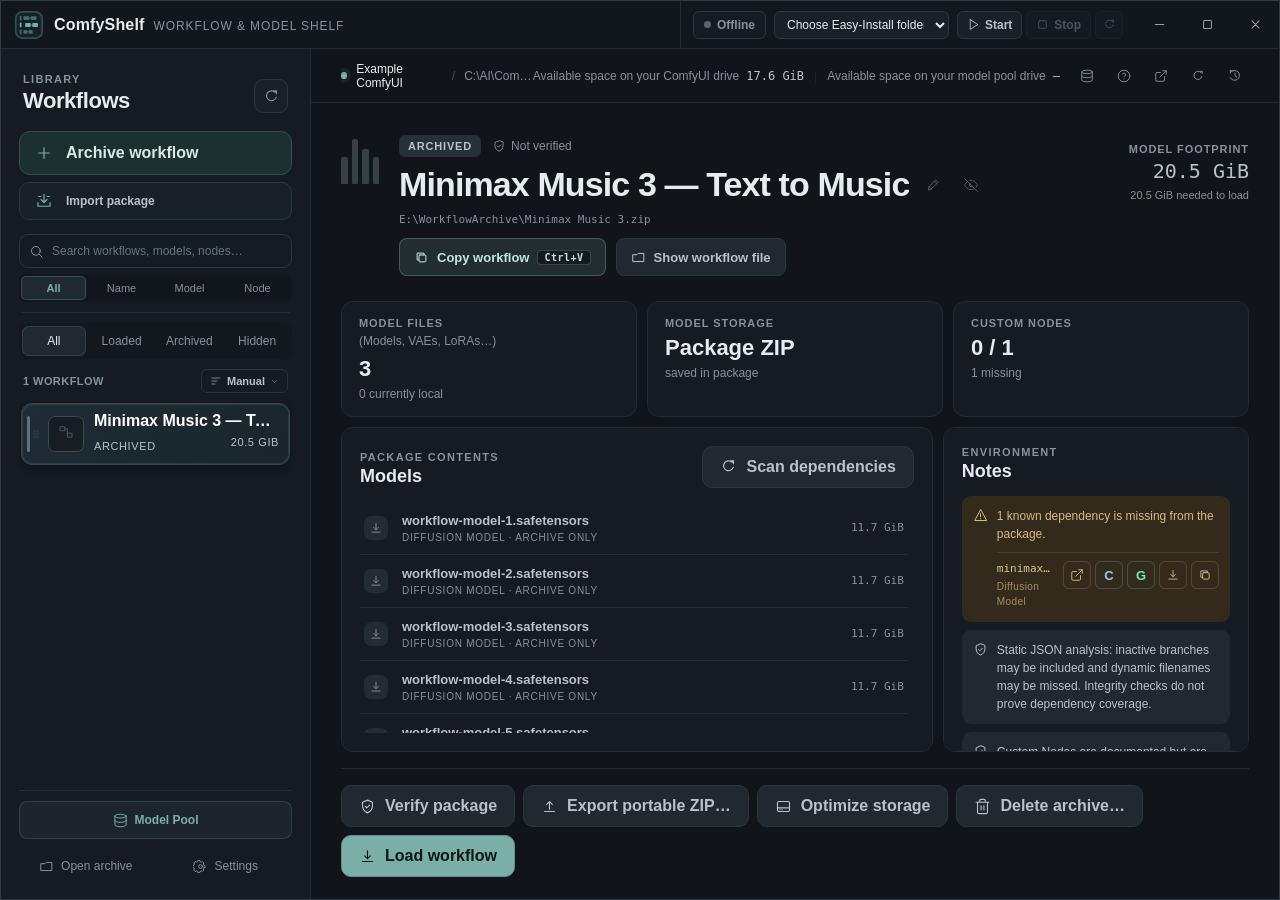
<file: tests/test_dependency_layout.html>
<!doctype html>
<html lang="en">
<meta charset="utf-8">
<title>Dependency layout check</title>
<style>html,body,iframe{width:100%;height:100%;margin:0;border:0;display:block;overflow:hidden}</style>
<iframe title="ComfyShelf layout test" src="../gui/index.html?demo=1"></iframe>
<script>
// Local visual-test fixture only: change demo rows, never load the native bridge.
const frame = document.querySelector('iframe');
const count = Math.max(1, Math.min(40, Number(new URLSearchParams(location.search).get('count')) || 6));
let attempts = 0;
const ready = setInterval(() => {
  const doc = frame.contentDocument;
  const list = doc?.getElementById('modelList');
  if (!list?.children.length) {
    if (++attempts > 100) { clearInterval(ready); document.title = 'FAIL: demo did not load'; }
    return;
  }
  clearInterval(ready);
  const template = list.firstElementChild.cloneNode(true);
  list.replaceChildren();
  for (let i = 0; i < count; i++) {
    const row = template.cloneNode(true);
    row.querySelector('strong').textContent = `workflow-model-${i + 1}.safetensors`;
    list.appendChild(row);
  }
  requestAnimationFrame(() => requestAnimationFrame(() => {
    const panel = list.closest('.dependency-panel');
    const box = panel.getBoundingClientRect();
    const bounds = list.getBoundingClientRect();
    const style = frame.contentWindow.getComputedStyle(panel);
    const checks = {
      count, listHeight: list.clientHeight, contentHeight: list.scrollHeight,
      scrolls: list.scrollHeight > list.clientHeight,
      bottomGap: Math.round(box.bottom - bounds.bottom),
      padding: style.padding,
      fillsPanel: Math.abs(box.bottom - bounds.bottom - parseFloat(style.paddingBottom) - 1) < 2,
      visibleHeight: list.clientHeight > 80,
      noHorizontalOverflow: list.scrollWidth <= list.clientWidth,
    };
    document.body.dataset.result = JSON.stringify(checks);
    document.title = checks.fillsPanel && checks.visibleHeight && checks.noHorizontalOverflow ? 'PASS: dependency layout' : 'FAIL: dependency layout';
  }));
}, 50);
</script>
</html>
</file>
<file: gui/styles.css>
:root {
  --ink-950: #0d1114;
  --ink-900: #111519;
  --ink-850: #151b20;
  --ink-800: #192127;
  --ink-750: #202930;
  --ink-700: #28323a;
  --line: #2b363e;
  --line-soft: #222c32;
  --text: #e6ecef;
  --text-soft: #b8c3c9;
  --muted: #84939c;
  --teal: #79afa7;
  --teal-deep: #426d68;
  --teal-wash: #1c302f;
  --amber: #c6a064;
  --amber-wash: #332a1c;
  --red: #c77b78;
  --red-wash: #352022;
  --radius-lg: 18px;
  --radius-md: 12px;
  --radius-sm: 8px;
  --display: "Segoe UI Variable Display", "Segoe UI", sans-serif;
  --body: "Segoe UI Variable Text", "Segoe UI", sans-serif;
  --mono: "Cascadia Mono", "SFMono-Regular", Consolas, monospace;
}

* { box-sizing: border-box; }
html, body { width: 100%; height: 100%; margin: 0; overflow: hidden; }
body {
  background: var(--ink-950);
  color: var(--text);
  font-family: var(--body);
  font-size: 16px;
  -webkit-font-smoothing: antialiased;
  user-select: none;
}
button, input { font: inherit; }
button { color: inherit; }
.svg-sprite { position: absolute; width: 0; height: 0; overflow: hidden; }
svg { width: 20px; height: 20px; fill: none; stroke: currentColor; stroke-width: 1.6; stroke-linecap: round; stroke-linejoin: round; }
.hidden { display: none !important; }
.dependency-scan-button { flex-shrink: 0; }
.dependency-panel .panel-heading { flex-wrap: wrap; gap: 12px; }
.dependency-scan-results { list-style: none; margin: 16px 0; padding: 0; }
.dependency-scan-row { display: grid; grid-template-columns: minmax(0, 1fr) auto; gap: 6px 16px; padding: 14px 0; border-bottom: 1px solid var(--line); text-align: left; }
.dependency-scan-name { min-width: 0; }
.dependency-scan-name strong { display: block; color: var(--text); font-size: 16px; line-height: 1.5; overflow-wrap: anywhere; user-select: text; }
.dependency-scan-name span, .dependency-scan-source { color: var(--text-soft); font-size: 14px; line-height: 1.5; }
.dependency-scan-status { color: var(--text-soft); font-size: 14px; align-self: start; }
.dependency-scan-row.found .dependency-scan-status { color: var(--teal); }
.dependency-scan-row.ambiguous .dependency-scan-status, .dependency-scan-row.missing .dependency-scan-status, .dependency-scan-warning { color: var(--amber); }
.dependency-scan-source, .dependency-scan-row details { grid-column: 1 / -1; overflow-wrap: anywhere; user-select: text; }
.dependency-scan-row summary { cursor: pointer; }
.dependency-scan-row summary:focus-visible { outline: 2px solid var(--teal); outline-offset: 4px; }
.dependency-backup-path { overflow-wrap: anywhere; user-select: text; color: var(--text); }
@media (max-width: 700px) { .dependency-scan-row { grid-template-columns: minmax(0, 1fr); } }
.muted { color: var(--muted); }

.app-shell {
  width: 100%; height: 100%;
  background: var(--ink-900);
  border: 1px solid #303b42;
  overflow: hidden;
}
.resize-handle { position: fixed; z-index: 1000; touch-action: none; }
.resize-n, .resize-s { left: 9px; right: 9px; height: 6px; cursor: ns-resize; }
.resize-e, .resize-w { top: 9px; bottom: 9px; width: 6px; cursor: ew-resize; }
.resize-n { top: 0; }
.resize-e { right: 0; }
.resize-s { bottom: 0; }
.resize-w { left: 0; }
.resize-ne, .resize-se, .resize-sw, .resize-nw { width: 11px; height: 11px; }
.resize-ne { top: 0; right: 0; cursor: nesw-resize; }
.resize-se { right: 0; bottom: 0; cursor: nwse-resize; }
.resize-sw { bottom: 0; left: 0; cursor: nesw-resize; }
.resize-nw { top: 0; left: 0; cursor: nwse-resize; }

.titlebar {
  height: 48px;
  display: flex;
  align-items: stretch;
  border-bottom: 1px solid var(--line-soft);
  background: #12171b;
}
.titlebar-drag { flex: 1; display: flex; align-items: center; gap: 11px; padding: 0 14px; }
.brand-mark {
  width: 28px; height: 28px; display: grid; place-items: center;
  flex: 0 0 28px;
}
.brand-mark img { display: block; width: 28px; height: 28px; }
.brand-copy { display: flex; align-items: baseline; gap: 9px; }
.brand-name { font: 650 16px/1 var(--display); letter-spacing: .01em; }
.brand-subtitle { color: var(--muted); font-size: 12px; letter-spacing: .075em; text-transform: uppercase; }
.window-controls { display: flex; }
.window-button {
  width: 48px; height: 47px; display: grid; place-items: center; border: 0; background: transparent;
  color: #95a2aa; transition: background .14s ease, color .14s ease;
}
.window-button svg { width: 17px; height: 17px; stroke-width: 1.45; }
.window-button:hover { background: #222a2f; color: var(--text); }
.window-close:hover { background: #8c4446; color: white; }

.comfy-launcher-controls {
  display: flex;
  align-items: center;
  gap: 8px;
  padding: 0 12px;
  border-left: 1px solid var(--line-soft);
}
.comfy-status-pill {
  display: inline-flex;
  align-items: center;
  gap: 6px;
  height: 28px;
  padding: 0 10px;
  border-radius: 6px;
  background: var(--ink-850);
  border: 1px solid var(--line);
  font: 600 12px/1 var(--body);
  color: var(--muted);
  cursor: pointer;
  transition: all .14s ease;
  user-select: none;
}
.comfy-status-pill:hover {
  background: var(--ink-800);
  border-color: var(--line-soft);
  color: var(--text-soft);
}
.comfy-status-dot {
  width: 7px;
  height: 7px;
  border-radius: 50%;
  background: #5a666e;
  transition: all .2s ease;
}
.comfy-status-pill.running {
  border-color: rgba(121, 175, 167, 0.45);
  background: rgba(121, 175, 167, 0.1);
  color: var(--teal);
}
.comfy-status-pill.running .comfy-status-dot {
  background: var(--teal);
  box-shadow: 0 0 6px rgba(121, 175, 167, 0.8);
}
.comfy-status-pill.starting {
  border-color: rgba(198, 160, 100, 0.45);
  background: rgba(198, 160, 100, 0.1);
  color: var(--amber);
}
.comfy-status-pill.starting .comfy-status-dot {
  background: var(--amber);
  box-shadow: 0 0 6px rgba(198, 160, 100, 0.8);
  animation: loading-pulse 1.2s ease-out infinite;
}

.comfy-variant-picker {
  display: flex;
  align-items: center;
}
.comfy-variant-select {
  height: 28px;
  padding: 0 8px;
  border-radius: 6px;
  background: var(--ink-800);
  border: 1px solid var(--line);
  color: var(--text);
  font: 500 12px/1 var(--body);
  outline: none;
  cursor: pointer;
  transition: border-color .14s ease, background .14s ease;
  max-width: 175px;
}
.comfy-variant-select:hover {
  border-color: var(--teal);
}
.comfy-variant-select:focus {
  border-color: var(--teal);
  box-shadow: 0 0 0 2px rgba(121, 175, 167, 0.2);
}

.comfy-launcher-buttons {
  display: flex;
  align-items: center;
  gap: 4px;
}
.launcher-btn {
  height: 28px;
  padding: 0 9px;
  display: inline-flex;
  align-items: center;
  justify-content: center;
  gap: 5px;
  border-radius: 6px;
  border: 1px solid var(--line);
  background: var(--ink-800);
  color: var(--text-soft);
  font: 600 12px/1 var(--body);
  cursor: pointer;
  transition: all .14s ease;
}
.launcher-btn svg {
  width: 13px;
  height: 13px;
}
.launcher-btn:hover:not(:disabled) {
  color: var(--text);
  border-color: var(--teal);
  background: var(--ink-750);
}
.launcher-btn:disabled {
  opacity: 0.35;
  cursor: not-allowed;
}

.launcher-btn.launcher-start:hover:not(:disabled) {
  border-color: var(--teal);
  background: rgba(121, 175, 167, 0.16);
  color: var(--teal);
}
.launcher-btn.launcher-stop:hover:not(:disabled) {
  border-color: var(--red);
  background: rgba(199, 123, 120, 0.16);
  color: var(--red);
}
.launcher-btn.launcher-restart:hover:not(:disabled) {
  border-color: var(--amber);
  background: rgba(198, 160, 100, 0.16);
  color: var(--amber);
}
.launcher-btn.icon-only {
  width: 28px;
  padding: 0;
}

.workspace { display: grid; grid-template-columns: var(--sidebar-width, 310px) minmax(0, 1fr); height: calc(100% - 48px); min-height: 0; }
.sidebar {
  position: relative;
  min-width: 0; min-height: 0; display: flex; flex-direction: column; padding: 24px 18px 14px;
  background: var(--ink-850); border-right: 1px solid var(--line-soft);
}
.sidebar-resizer {
  position: absolute;
  top: 0;
  right: -5px;
  bottom: 0;
  width: 10px;
  cursor: ew-resize;
  z-index: 50;
  touch-action: none;
  user-select: none;
}
.sidebar-resizer::before {
  content: "";
  position: absolute;
  top: 0;
  bottom: 0;
  left: 4px;
  width: 2px;
  background: transparent;
  transition: background-color 0.14s ease, box-shadow 0.14s ease;
}
.sidebar-resizer::after {
  content: "";
  position: absolute;
  top: 50%;
  left: 3px;
  width: 4px;
  height: 36px;
  transform: translateY(-50%);
  border-radius: 999px;
  background: rgba(121, 175, 167, 0.32);
  opacity: 0;
  transition: opacity 0.14s ease, background-color 0.14s ease, height 0.14s ease;
}
.sidebar:hover .sidebar-resizer::after {
  opacity: 0.65;
}
.sidebar-resizer:hover::before,
.sidebar-resizer.resizing::before {
  background: var(--teal);
  box-shadow: 0 0 8px rgba(121, 175, 167, 0.55);
}
.sidebar-resizer:hover::after,
.sidebar-resizer.resizing::after {
  opacity: 1;
  height: 48px;
  background: var(--teal);
}
body.resizing-sidebar,
body.resizing-sidebar * {
  cursor: ew-resize !important;
  user-select: none !important;
}
.library-heading { display: flex; align-items: flex-end; justify-content: space-between; padding: 0 4px 18px; }
.eyebrow { display: block; color: var(--muted); font-size: 11px; font-weight: 700; letter-spacing: .12em; text-transform: uppercase; }
h1, h2, h3, p { margin: 0; }
.library-heading h2 { margin-top: 3px; font: 620 22px/1.15 var(--display); letter-spacing: -.02em; }
.icon-button, .browse-button {
  width: 34px; height: 34px; display: grid; place-items: center; border: 1px solid var(--line);
  border-radius: 9px; color: var(--muted); background: var(--ink-800); transition: .14s ease;
}
.icon-button:hover, .browse-button:hover { color: var(--text); border-color: #44515a; background: var(--ink-750); }
.icon-button svg, .browse-button svg { width: 17px; height: 17px; }
.add-workflow-button {
  height: 44px; display: flex; align-items: center; gap: 10px; padding: 0 12px; border: 1px solid #34504e;
  border-radius: 11px; background: var(--teal-wash); color: #d8e8e5; font-weight: 600; text-align: left;
}
.add-workflow-button:hover { background: #233b39; border-color: #456965; }
.import-package-button {
  height: 38px; display: flex; align-items: center; gap: 10px; margin-top: 7px; padding: 0 12px;
  border: 1px solid var(--line); border-radius: 10px; background: #182126; color: var(--text-soft);
  font-size: 12px; font-weight: 600; text-align: left;
}
.import-package-button:hover { background: #202b31; border-color: #46545d; color: var(--text); }
.button-icon { width: 24px; height: 24px; display: grid; place-items: center; color: var(--teal); }
.button-icon svg { width: 18px; height: 18px; }
.search-box {
  position: relative;
  display: flex;
  align-items: center;
  margin-top: 14px;
  background: #141c21;
  border: 1px solid var(--line);
  border-radius: 9px;
  transition: border-color .15s ease, background-color .15s ease, box-shadow .15s ease;
}
.search-box:focus-within {
  border-color: var(--teal);
  background: #162026;
  box-shadow: 0 0 0 1px rgba(78, 187, 142, 0.25);
}
.search-icon {
  width: 32px;
  height: 32px;
  display: grid;
  place-items: center;
  color: var(--muted);
  flex-shrink: 0;
  pointer-events: none;
}
.search-icon svg {
  width: 15px;
  height: 15px;
}
.search-box input {
  flex: 1;
  height: 32px;
  border: 0;
  outline: none;
  background: transparent;
  color: var(--text);
  font-size: 12px;
  padding: 0 4px 0 0;
}
.search-box input:focus,
.search-box input:focus-visible {
  outline: none !important;
  box-shadow: none !important;
}
.search-box input::placeholder {
  color: #637580;
}
.search-clear {
  width: 28px;
  height: 28px;
  display: grid;
  place-items: center;
  border: 0;
  background: transparent;
  color: var(--muted);
  cursor: pointer;
  border-radius: 6px;
  padding: 0;
  margin-right: 2px;
  transition: color .12s ease;
}
.search-clear:focus,
.search-clear:focus-visible {
  outline: none !important;
  color: var(--teal);
}
.search-clear:hover {
  color: var(--text);
}
.search-clear svg {
  width: 13px;
  height: 13px;
}
.search-scope-row {
  display: flex;
  gap: 3px;
  margin-top: 6px;
  padding: 2px;
  background: #10161a;
  border-radius: 7px;
}
.search-scope-chip {
  flex: 1;
  height: 24px;
  border: 0;
  border-radius: 5px;
  background: transparent;
  color: var(--muted);
  font-size: 11px;
  font-weight: 500;
  transition: all .12s ease;
  cursor: pointer;
}
.search-scope-chip:hover {
  color: var(--text-soft);
}
.search-scope-chip.active {
  background: var(--ink-750);
  color: var(--teal);
  font-weight: 600;
  box-shadow: inset 0 0 0 1px rgba(78, 187, 142, 0.3);
}
.sidebar-divider {
  height: 1px;
  background: var(--line-soft);
  margin: 10px 2px;
  flex-shrink: 0;
}
.filter-row { display: flex; gap: 4px; margin: 0 0 10px; padding: 3px; background: #12181c; border-radius: 9px; }
.filter-chip { flex: 1; height: 30px; border: 0; border-radius: 7px; background: transparent; color: var(--muted); font-size: 12px; }
.filter-chip:hover { color: var(--text-soft); }
.filter-chip.active { background: var(--ink-750); color: var(--text); box-shadow: inset 0 0 0 1px #323e45; }
.workflow-list-toolbar {
  display: flex;
  align-items: center;
  justify-content: space-between;
  padding: 0 4px 8px;
  position: relative;
  user-select: none;
}
.workflow-list-count {
  font-size: 11px;
  font-weight: 650;
  color: var(--muted);
  letter-spacing: .04em;
  text-transform: uppercase;
}
.workflow-sort-container {
  position: relative;
}
.workflow-sort-button {
  display: inline-flex;
  align-items: center;
  gap: 5px;
  height: 24px;
  padding: 0 8px;
  border: 1px solid #28343c;
  border-radius: 6px;
  background: #141c21;
  color: var(--text-soft);
  font-size: 11px;
  font-weight: 600;
  cursor: pointer;
  transition: all .12s ease;
}
.workflow-sort-button:hover {
  background: var(--ink-750);
  border-color: #384955;
  color: var(--text);
}
.workflow-sort-button svg {
  width: 12px;
  height: 12px;
  color: var(--teal);
  flex-shrink: 0;
}
.workflow-sort-button .sort-chevron {
  width: 9px;
  height: 9px;
  color: var(--muted);
  transform: rotate(90deg);
  transition: transform .15s ease;
}
.workflow-sort-container.open .workflow-sort-button {
  border-color: var(--teal);
  background: var(--ink-750);
  color: var(--text);
}
.workflow-sort-container.open .sort-chevron {
  transform: rotate(-90deg);
}
.workflow-sort-dropdown {
  position: absolute;
  top: calc(100% + 4px);
  right: 0;
  min-width: 185px;
  background: #172127;
  border: 1px solid #32434e;
  border-radius: 9px;
  box-shadow: 0 8px 24px rgba(0, 0, 0, 0.5);
  padding: 4px;
  z-index: 150;
  display: flex;
  flex-direction: column;
  gap: 2px;
}
.workflow-sort-dropdown.hidden {
  display: none;
}
.sort-option {
  display: flex;
  align-items: center;
  gap: 8px;
  width: 100%;
  padding: 7px 10px;
  border: 0;
  border-radius: 6px;
  background: transparent;
  color: var(--text-soft);
  font-size: 12px;
  font-weight: 500;
  text-align: left;
  cursor: pointer;
  transition: all .12s ease;
}
.sort-option:hover {
  background: #202d35;
  color: var(--text);
}
.sort-option.active {
  background: var(--teal-wash);
  color: #c0ded9;
  font-weight: 650;
}
.sort-option svg.sort-check {
  width: 13px;
  height: 13px;
  color: var(--teal);
  opacity: 0;
  flex-shrink: 0;
  transition: opacity .12s ease;
}
.sort-option.active svg.sort-check {
  opacity: 1;
}
.workflow-list { flex: 1; min-height: 0; overflow-y: auto; padding: 2px 2px 12px; scrollbar-width: thin; scrollbar-color: #344149 transparent; }
.workflow-item {
  position: relative; width: 100%; margin-bottom: 7px; padding: 8px 10px 8px 14px; border: 1px solid transparent;
  border-radius: 11px; background: transparent; text-align: left; overflow: hidden;
  display: flex; align-items: center; gap: 10px;
  transition: background .12s ease, border-color .12s ease, box-shadow .12s ease;
}
.workflow-item-thumb {
  width: 36px; height: 36px; flex: 0 0 36px; border-radius: 7px; overflow: hidden;
  background: #161e22; border: 1px solid #27343b; display: flex; align-items: center; justify-content: center;
  transition: border-color .12s ease;
}
.workflow-item-thumb img {
  width: 100%; height: 100%; object-fit: cover; display: block;
}
.workflow-item-thumb svg {
  width: 16px; height: 16px; color: #43535d;
}
.workflow-item-info {
  min-width: 0; flex: 1;
}
.workflow-item::before {
  content: ""; position: absolute; left: 6px; top: 12px; bottom: 12px; width: 2px; border-radius: 2px;
  background: #3b474f;
  transition: width .12s ease, left .12s ease, background .12s ease, box-shadow .12s ease;
}
.workflow-item[data-state="loaded"]::before { background: var(--teal); }
.workflow-item[data-state="partial"]::before { background: var(--amber); }
.workflow-item:hover { background: #182126; border-color: #243037; }
.workflow-item.active {
  background: linear-gradient(135deg, #1f2c35 0%, #1a252c 100%);
  border-color: #364753;
  box-shadow: 0 3px 10px rgba(0, 0, 0, 0.32), inset 0 0 0 1px rgba(121, 175, 167, 0.16);
}
.workflow-item.active:hover {
  background: linear-gradient(135deg, #23313a 0%, #1e2a31 100%);
  border-color: #3f5260;
}
.workflow-item.active::before {
  width: 3px;
  left: 5px;
  background: #5d7382;
}
.workflow-item[data-state="loaded"].active {
  background: linear-gradient(135deg, #19272b 0%, #152225 100%);
  border-color: #2c4847;
  box-shadow: 0 3px 10px rgba(0, 0, 0, 0.32), inset 0 0 0 1px rgba(121, 175, 167, 0.28);
}
.workflow-item[data-state="loaded"].active:hover {
  background: linear-gradient(135deg, #1e2e33 0%, #19272b 100%);
  border-color: #345654;
}
.workflow-item[data-state="loaded"].active::before {
  background: var(--teal);
  box-shadow: 0 0 8px rgba(121, 175, 167, 0.6);
}
.workflow-item[data-state="partial"].active {
  background: linear-gradient(135deg, #24221b 0%, #1e1b15 100%);
  border-color: #483d28;
  box-shadow: 0 3px 10px rgba(0, 0, 0, 0.32), inset 0 0 0 1px rgba(198, 160, 100, 0.28);
}
.workflow-item[data-state="partial"].active:hover {
  background: linear-gradient(135deg, #2a271f 0%, #232018 100%);
  border-color: #55482f;
}
.workflow-item[data-state="partial"].active::before {
  background: var(--amber);
  box-shadow: 0 0 8px rgba(198, 160, 100, 0.6);
}
.workflow-name-wrap { display: flex; align-items: center; gap: 6px; min-width: 0; }
.workflow-name { display: block; min-width: 0; flex: 1; color: var(--text-soft); font-weight: 600; white-space: nowrap; overflow: hidden; text-overflow: ellipsis; }
.workflow-hidden-tag { display: inline-flex; align-items: center; color: #d9a04f; flex-shrink: 0; opacity: .85; }
.workflow-hidden-tag svg { width: 13px; height: 13px; }
.workflow-modified-tag {
  display: inline-flex; align-items: center; gap: 4px; padding: 2px 6px;
  border-radius: 5px; background: rgba(217, 160, 79, 0.16); border: 1px solid rgba(217, 160, 79, 0.35);
  color: #e6b870; font-size: 10px; font-weight: 700; letter-spacing: .04em; text-transform: uppercase;
  flex-shrink: 0;
}
.workflow-modified-tag svg { width: 11px; height: 11px; }
.workflow-item.active .workflow-name { color: #ffffff; font-weight: 650; }
.workflow-item.active .workflow-meta { color: var(--text-soft); }
.workflow-item.active .workflow-item-thumb { border-color: #384c57; }
.workflow-item-grip {
  display: flex;
  align-items: center;
  justify-content: center;
  width: 12px;
  height: 24px;
  margin-left: -6px;
  margin-right: -4px;
  color: #3e505c;
  cursor: grab;
  opacity: 0;
  transition: opacity .12s ease, color .12s ease;
  flex-shrink: 0;
}
.workflow-item:hover .workflow-item-grip,
.workflow-item.active .workflow-item-grip {
  opacity: 0.65;
}
.workflow-item-grip:hover {
  opacity: 1 !important;
  color: var(--teal);
}
.workflow-item-grip svg {
  width: 12px;
  height: 16px;
}
.workflow-item.dragging {
  opacity: 0.4;
  transform: scale(0.985);
  border-color: rgba(121, 175, 167, 0.45) !important;
  cursor: grabbing !important;
}
.workflow-item.drop-target-before::after,
.workflow-item.drop-target-after::after {
  content: "";
  position: absolute;
  left: 6px;
  right: 6px;
  height: 3px;
  border-radius: 3px;
  background: var(--teal);
  box-shadow: 0 0 10px rgba(121, 175, 167, 0.95);
  pointer-events: none;
  z-index: 50;
  animation: dropIndicatorPulse .8s ease-in-out infinite alternate;
}
.workflow-item.drop-target-before::after {
  top: -3px;
}
.workflow-item.drop-target-after::after {
  bottom: -3px;
}
@keyframes dropIndicatorPulse {
  from { opacity: 0.75; box-shadow: 0 0 6px rgba(121, 175, 167, 0.6); }
  to { opacity: 1; box-shadow: 0 0 12px rgba(121, 175, 167, 1); }
}
.workflow-match-hint {
  display: flex;
  align-items: center;
  gap: 5px;
  margin-top: 4px;
  padding: 2px 7px;
  background: rgba(78, 187, 142, 0.08);
  border: 1px solid rgba(78, 187, 142, 0.22);
  border-radius: 6px;
  font-size: 11px;
  color: #a4d2c4;
  white-space: nowrap;
  overflow: hidden;
  text-overflow: ellipsis;
}
.workflow-item.active .workflow-match-hint {
  background: rgba(78, 187, 142, 0.15);
  border-color: rgba(78, 187, 142, 0.38);
}
.workflow-match-hint svg {
  width: 12px;
  height: 12px;
  flex: 0 0 12px;
  color: var(--teal);
}
.workflow-match-hint .match-type {
  font-weight: 600;
  color: var(--teal);
  flex-shrink: 0;
}
.workflow-match-hint .match-text {
  overflow: hidden;
  text-overflow: ellipsis;
  white-space: nowrap;
  color: var(--text);
}
.workflow-meta { display: flex; justify-content: space-between; margin-top: 6px; color: var(--muted); font-size: 11px; text-transform: uppercase; letter-spacing: .055em; }
.workflow-state { display: inline-flex; align-items: center; min-height: 20px; }
.workflow-item[data-state="loaded"] .workflow-state {
  gap: 6px; padding: 3px 7px; border: 1px solid #345652; border-radius: 6px;
  background: var(--teal-wash); color: #a8d0ca; font-weight: 750;
}
.workflow-item[data-state="loaded"] .workflow-state::before {
  content: ""; width: 5px; height: 5px; flex: 0 0 5px; border-radius: 50%;
  background: var(--teal); box-shadow: 0 0 0 2px rgba(121, 175, 167, .12);
}
.workflow-list-empty { padding: 28px 10px; color: var(--muted); font-size: 13px; line-height: 1.55; text-align: center; }
.library-scan-status { display: flex; align-items: center; gap: 8px; margin: 3px 3px 8px; padding: 9px 10px; border: 1px solid #2f4144; border-radius: 9px; background: #172322; color: #91b7b1; font-size: 11px; }
.library-scan-status .loading-pulse { width: 6px; height: 6px; }
.invalid-package { margin: 4px 3px 8px; padding: 10px; border: 1px solid #503a31; border-radius: 9px; background: #261e1b; }
.invalid-package strong, .invalid-package span { display: block; overflow: hidden; text-overflow: ellipsis; white-space: nowrap; }
.invalid-package strong { color: #d0a18c; font-size: 11px; }
.invalid-package span { margin-top: 4px; color: #896f64; font-size: 10px; }
.sidebar-footer { flex: 0 0 auto; display: grid; grid-template-columns: 1fr 1fr; gap: 6px; padding-top: 10px; border-top: 1px solid var(--line-soft); }
.footer-action { height: 38px; display: flex; align-items: center; justify-content: center; gap: 7px; border: 0; border-radius: 8px; background: transparent; color: var(--muted); font-size: 12px; }
.footer-action:hover { color: var(--text); background: var(--ink-750); }
.footer-action svg { width: 15px; height: 15px; }
.sidebar-footer .footer-action-secondary {
  grid-column: 1 / -1;
  background: rgba(121, 175, 167, 0.08);
  border: 1px solid rgba(121, 175, 167, 0.2);
  color: var(--teal);
  font-weight: 600;
  margin-bottom: 2px;
}
.sidebar-footer .footer-action-secondary:hover {
  background: rgba(121, 175, 167, 0.16);
  border-color: var(--teal);
  color: #fff;
}

.content { min-width: 0; min-height: 0; position: relative; display: flex; flex-direction: column; background: var(--ink-900); }
.top-summary { height: 54px; flex: 0 0 54px; display: flex; align-items: center; justify-content: space-between; padding: 0 30px; border-bottom: 1px solid var(--line-soft); }
.summary-path { display: flex; align-items: center; gap: 9px; font-size: 12px; min-width: 0; overflow: hidden; }
.summary-path .muted { min-width: 0; overflow: hidden; text-overflow: ellipsis; white-space: nowrap; }
.storage-tools { display: flex; align-items: center; gap: 8px; flex-shrink: 0; }
.storage-readouts { display: flex; align-items: center; gap: 10px; margin-right: 4px; }
.storage-readout { display: flex; align-items: center; gap: 7px; font-size: 12px; white-space: nowrap; }
.storage-readout strong { color: var(--text-soft); font: 500 12px/1 var(--mono); }
.storage-readout-divider { color: var(--line); font-size: 12px; opacity: 0.45; user-select: none; }
.summary-button { width: 29px; height: 29px; display: grid; place-items: center; border: 1px solid transparent; border-radius: 8px; background: transparent; color: var(--muted); transition: .14s ease; }
.summary-button:hover { border-color: var(--line); background: var(--ink-750); color: var(--text); }
.summary-button svg { width: 14px; height: 14px; }
.summary-button.refreshing svg { animation: spin .75s linear infinite; }
.summary-dot { width: 7px; height: 7px; border-radius: 50%; background: var(--teal); box-shadow: 0 0 0 4px rgba(121,175,167,.09); }
.path-divider { color: #435059; }

.empty-state { flex: 1; display: flex; flex-direction: column; align-items: flex-start; justify-content: center; max-width: 610px; margin: 0 auto; padding: 20px 40px 80px; }
.empty-rail { display: flex; align-items: flex-end; gap: 6px; height: 76px; margin-bottom: 30px; }
.empty-rail span { display: block; width: 19px; background: #28353b; border: 1px solid #3a484f; border-radius: 4px 4px 2px 2px; }
.empty-rail span:nth-child(1) { height: 52px; }
.empty-rail span:nth-child(2) { height: 68px; background: var(--teal-wash); border-color: var(--teal-deep); transform: translateY(-4px); }
.empty-rail span:nth-child(3) { height: 58px; }
.empty-rail span:nth-child(4) { height: 42px; }
.empty-state h1 { max-width: 600px; margin: 9px 0 15px; font: 620 42px/1.08 var(--display); letter-spacing: -.035em; }
.empty-state p { max-width: 540px; margin-bottom: 27px; color: var(--muted); font-size: 15px; line-height: 1.65; }
.loading-state { flex: 1; display: flex; flex-direction: column; align-items: flex-start; justify-content: center; width: min(610px, calc(100% - 80px)); margin: 0 auto; padding-bottom: 68px; }
.loading-shelf { display: flex; align-items: flex-end; gap: 6px; height: 72px; margin-bottom: 29px; }
.loading-shelf span { width: 16px; border: 1px solid #354249; border-radius: 4px 4px 2px 2px; background: #243037; animation: shelf-read 1.8s ease-in-out infinite; }
.loading-shelf span:nth-child(1) { height: 44px; animation-delay: -.72s; }
.loading-shelf span:nth-child(2) { height: 61px; animation-delay: -.54s; }
.loading-shelf span:nth-child(3) { height: 52px; animation-delay: -.36s; }
.loading-shelf span:nth-child(4) { height: 67px; animation-delay: -.18s; }
.loading-shelf span:nth-child(5) { height: 39px; }
@keyframes shelf-read { 0%, 65%, 100% { background: #243037; border-color: #354249; transform: translateY(0); } 32% { background: var(--teal-wash); border-color: var(--teal-deep); transform: translateY(-5px); } }
.loading-state h1 { margin: 8px 0 12px; font: 620 36px/1.1 var(--display); letter-spacing: -.032em; }
.loading-state > p { min-height: 23px; color: var(--text-soft); font-size: 14px; }
.loading-detail { display: flex; align-items: center; gap: 9px; max-width: 100%; margin-top: 17px; padding-top: 14px; border-top: 1px solid var(--line-soft); color: var(--muted); font: 11px/1.5 var(--mono); }
.loading-detail span:last-child { overflow: hidden; text-overflow: ellipsis; white-space: nowrap; }
.loading-pulse { flex: 0 0 auto; width: 7px; height: 7px; border-radius: 50%; background: var(--teal); box-shadow: 0 0 0 0 rgba(121,175,167,.25); animation: loading-pulse 1.5s ease-out infinite; }
@keyframes loading-pulse { 55%, 100% { box-shadow: 0 0 0 7px rgba(121,175,167,0); } }
.primary-button, .secondary-button, .text-button {
  height: 42px; display: inline-flex; align-items: center; justify-content: center; gap: 9px; border-radius: 10px; padding: 0 17px; font-weight: 650; transition: .14s ease;
}
.primary-button { border: 1px solid #5f918a; background: var(--teal); color: #0b1716; }
.primary-button:hover { background: #8bbcb5; border-color: #8bbcb5; }
.primary-button:disabled { opacity: .45; cursor: not-allowed; }
.primary-button svg, .secondary-button svg { width: 17px; height: 17px; }
.secondary-button { border: 1px solid var(--line); background: var(--ink-750); color: var(--text-soft); }
.secondary-button:hover { border-color: #46545d; background: #263139; color: var(--text); }
.text-button { border: 0; background: transparent; color: var(--muted); }
.text-button:hover { color: var(--text); background: var(--ink-750); }
.primary-button.danger-button { border: 1px solid #7b3d3d; background: #9b3838; color: #fff; }
.primary-button.danger-button:hover { background: #b54545; border-color: #b54545; }
.secondary-button.danger-action-button:hover { border-color: #7b3d3d; background: #2a1f21; color: #f19f9f; }
.delete-options { display: flex; flex-direction: column; gap: 8px; margin: 16px 0; }

.detail-view { flex: 1; min-height: 0; display: flex; flex-direction: column; padding: 28px 30px 22px; overflow: auto; }
.detail-hero { position: relative; display: flex; align-items: flex-start; gap: 20px; padding: 4px 0 25px; }
.status-rail { display: flex; align-items: flex-end; gap: 4px; width: 38px; height: 49px; padding-top: 4px; }
.status-rail span { flex: 1; height: 60%; border-radius: 2px 2px 1px 1px; background: #344149; }
.status-rail span:nth-child(2) { height: 100%; }
.status-rail span:nth-child(3) { height: 78%; }
.status-rail.loaded span { background: var(--teal-deep); }
.status-rail.loaded span:nth-child(2) { background: var(--teal); }
.status-rail.partial span { background: #5c4e35; }
.status-rail.partial span:nth-child(3) { background: var(--amber); }
.detail-title-wrap { min-width: 0; flex: 1; }
.package-name-row { display: flex; min-width: 0; align-items: center; gap: 9px; }
.package-name-row h1 { min-width: 0; }
.rename-button, .hide-button { flex: 0 0 auto; width: 29px; height: 29px; display: grid; place-items: center; border: 1px solid transparent; border-radius: 8px; background: transparent; color: #718088; opacity: .72; transition: .14s ease; }
.rename-button:hover, .hide-button:hover { border-color: var(--line); background: var(--ink-750); color: var(--teal); opacity: 1; }
.rename-button svg, .hide-button svg { width: 14px; height: 14px; }
.hide-button:disabled { opacity: .28; cursor: not-allowed; }
.hide-button.is-hidden { color: #d9a04f; opacity: .88; }
.hide-button.is-hidden:hover { color: #f0c987; border-color: rgba(217, 160, 79, .3); }
.detail-kicker { display: flex; align-items: center; gap: 11px; margin-bottom: 8px; }
.status-pill { padding: 5px 9px; border-radius: 6px; background: #253039; color: var(--text-soft); font-size: 11px; font-weight: 750; letter-spacing: .075em; text-transform: uppercase; }
.status-pill.loaded { background: var(--teal-wash); color: #a8d0ca; }
.status-pill.partial { background: var(--amber-wash); color: #d9b97e; }
.status-pill.hidden-badge { background: rgba(224, 162, 75, 0.16); color: #d9a04f; border: 1px solid rgba(224, 162, 75, 0.3); }
.status-pill.modified-badge { background: rgba(224, 162, 75, 0.18); color: #e8bd78; border: 1px solid rgba(224, 162, 75, 0.38); }
.integrity-label { display: flex; align-items: center; gap: 5px; color: var(--muted); font-size: 12px; }
.integrity-label svg { width: 14px; height: 14px; }
.integrity-label.valid { color: var(--teal); }
.integrity-label.invalid { color: var(--red); }
.integrity-label.stale { color: var(--amber); }
.detail-title-wrap h1 { max-width: 760px; font: 620 34px/1.16 var(--display); letter-spacing: -.026em; white-space: nowrap; overflow: hidden; text-overflow: ellipsis; }
.detail-title-wrap p { margin-top: 8px; color: var(--muted); font: 11px/1.45 var(--mono); white-space: nowrap; overflow: hidden; text-overflow: ellipsis; }
.hero-cover {
  position: relative;
  width: 76px;
  height: 76px;
  flex: 0 0 76px;
  border-radius: 9px;
  overflow: hidden;
  border: 1px solid var(--line);
  background: #141b1f;
  cursor: pointer;
  margin-top: 4px;
  box-shadow: 0 4px 12px rgba(0, 0, 0, 0.35);
  transition: transform 0.16s ease, border-color 0.16s ease, box-shadow 0.16s ease;
}
.hero-cover:hover {
  transform: translateY(-1px) scale(1.03);
  border-color: var(--teal);
  box-shadow: 0 6px 18px rgba(0, 0, 0, 0.45), 0 0 0 1px rgba(121, 175, 167, 0.25);
}
.hero-cover img {
  width: 100%;
  height: 100%;
  object-fit: cover;
  display: block;
}
.hero-cover-overlay {
  position: absolute;
  inset: 0;
  display: flex;
  align-items: center;
  justify-content: center;
  background: rgba(14, 18, 22, 0.55);
  opacity: 0;
  transition: opacity 0.15s ease;
  color: #fff;
}
.hero-cover:hover .hero-cover-overlay {
  opacity: 1;
}
.hero-cover-overlay svg {
  width: 20px;
  height: 20px;
}
.hero-metric { flex: 0 0 auto; padding: 8px 0 0 20px; text-align: right; }
.hero-metric span, .metric-card span { display: block; color: var(--muted); font-size: 11px; font-weight: 650; letter-spacing: .085em; text-transform: uppercase; }
.hero-metric strong { display: block; margin-top: 6px; font: 500 20px/1 var(--mono); color: var(--text-soft); }
.hero-metric small { display: block; margin-top: 8px; color: var(--muted); font-size: 11px; white-space: nowrap; }
.metrics-grid { display: grid; grid-template-columns: repeat(3, 1fr); gap: 10px; }
.metric-card { padding: 15px 17px; border: 1px solid var(--line-soft); border-radius: var(--radius-md); background: var(--ink-850); }
.metric-card strong { display: block; margin-top: 8px; font: 600 22px/1 var(--display); }
.metric-card small { display: block; margin-top: 7px; color: var(--muted); font-size: 12px; }
.metric-card .metric-subtitle { margin-top: 4px; line-height: 1.35; }
.detail-columns { flex: 1; min-height: 230px; display: grid; grid-template-columns: minmax(0, 1.45fr) minmax(260px, .75fr); gap: 10px; margin-top: 10px; }
.panel { min-width: 0; min-height: 0; padding: 18px; overflow: hidden; border: 1px solid var(--line-soft); border-radius: var(--radius-md); background: var(--ink-850); }
.panel-heading { display: flex; align-items: flex-end; justify-content: space-between; margin-bottom: 14px; }
.panel-heading h3 { margin-top: 3px; font: 620 18px/1.2 var(--display); }
.panel-note { color: var(--muted); font-size: 11px; }
.dependency-panel { display: flex; flex-direction: column; }
.dependency-panel .panel-heading { flex: 0 0 auto; }
.dependency-list { flex: 1; min-height: 0; padding-right: 6px; overflow: auto; scrollbar-width: thin; scrollbar-color: #344149 transparent; }
.dependency-row { display: grid; grid-template-columns: 28px minmax(0, 1fr) auto; align-items: center; gap: 10px; padding: 11px 4px; border-top: 1px solid var(--line-soft); }
.dependency-row:first-child { border-top: 0; }
.dep-state { width: 24px; height: 24px; display: grid; place-items: center; border-radius: 7px; background: #222c32; color: var(--muted); }
.dep-state.present { background: var(--teal-wash); color: var(--teal); }
.dep-state svg { width: 14px; height: 14px; }
.dep-copy { min-width: 0; }
.dep-copy strong { display: block; overflow: hidden; text-overflow: ellipsis; white-space: nowrap; color: var(--text-soft); font-size: 13px; font-weight: 600; }
.dep-copy span { display: block; margin-top: 4px; color: var(--muted); font-size: 10px; letter-spacing: .075em; text-transform: uppercase; }
.dep-size { color: var(--muted); font: 11px/1 var(--mono); }
.notice-list { flex: 0 0 auto; min-height: 0; display: grid; gap: 8px; }
.notice { min-width: 0; display: flex; gap: 9px; padding: 11px; overflow: hidden; border-radius: 9px; background: #20292f; color: var(--text-soft); font-size: 12px; line-height: 1.5; }
.notice.warning { background: var(--amber-wash); color: #d7ba86; }
.notice svg { flex: 0 0 auto; width: 15px; height: 15px; margin-top: 1px; }
.notice-body { min-width: 0; flex: 1; }
.notice-body > span { display: block; overflow-wrap: anywhere; }
.notice-missing-list { margin-top: 9px; border-top: 1px solid rgba(198,160,100,.18); }
.notice-missing-item { padding: 8px 0 2px; }
.notice-missing-item + .notice-missing-item { border-top: 1px solid rgba(198,160,100,.12); }
.notice-missing-item strong, .notice-missing-item small { display: block; }
.notice-missing-item strong { overflow: hidden; color: #e0c590; font: 11px/1.4 var(--mono); text-overflow: ellipsis; white-space: nowrap; }
.notice-missing-item small { margin-top: 2px; color: #a98d61; font-size: 10px; letter-spacing: .04em; text-transform: capitalize; }
.parser-notice-filename { display: block; color: #e0c590; font: 600 14px/1.5 var(--mono); overflow-wrap: anywhere; user-select: text; }
.parser-notice-messages { margin: 8px 0 0; padding-left: 18px; font-size: 14px; line-height: 1.5; overflow-wrap: anywhere; }
.parser-notice-messages li + li { margin-top: 6px; }
.parser-notice-context { margin-top: 10px; padding-top: 8px; border-top: 1px solid rgba(198,160,100,.18); }
.parser-notice-context small { display: block; color: #c0a573; font-size: 12px; line-height: 1.5; overflow-wrap: anywhere; user-select: text; }
.parser-notice-context small + small { margin-top: 4px; }
.notes-panel { display: flex; flex-direction: column; overflow-y: auto; scrollbar-width: thin; scrollbar-color: #3b4a52 transparent; }
.notes-panel .panel-heading { flex: 0 0 auto; }
.notice-subtext { display: block; margin-top: 4px; color: var(--muted); font-size: 11px; line-height: 1.4; overflow-wrap: anywhere; }
.notice.warning .notice-subtext { color: #c0a573; }
.custom-node-block { flex: 0 0 auto; min-height: 96px; max-height: 240px; display: flex; flex-direction: column; margin-top: 18px; padding-top: 15px; overflow: hidden; border-top: 1px solid var(--line-soft); }
.block-label { flex: 0 0 auto; display: block; margin-bottom: 9px; color: var(--muted); font-size: 11px; }
.tag-list { min-height: 0; display: flex; flex-wrap: wrap; align-content: flex-start; gap: 7px; padding-right: 5px; overflow-y: auto; scrollbar-width: thin; scrollbar-color: #3b4a52 transparent; }
.tag { max-width: 100%; padding: 6px 9px; overflow: hidden; border: 1px solid #344149; border-radius: 7px; background: #1c2429; color: var(--text-soft); font: 10px/1.3 var(--mono); text-overflow: ellipsis; white-space: nowrap; }
.custom-node-chip { display: inline-flex; align-items: center; gap: 7px; max-width: 100%; padding: 5px 8px; border-radius: 7px; background: #1c2429; border: 1px solid #344149; font: 11px/1.3 var(--mono); color: var(--text-soft); }
.custom-node-chip.installed { border-color: rgba(69, 178, 122, 0.4); background: rgba(30, 50, 40, 0.35); }
.custom-node-chip.missing { border-color: rgba(235, 107, 86, 0.45); background: rgba(55, 30, 28, 0.4); }
.custom-node-status { display: inline-flex; align-items: center; gap: 3px; padding: 2px 5px; border-radius: 4px; font-size: 10px; font-weight: 600; text-transform: uppercase; letter-spacing: .03em; }
.custom-node-status.installed { color: #45b27a; background: rgba(69, 178, 122, 0.15); }
.custom-node-status.missing { color: #eb6b56; background: rgba(235, 107, 86, 0.18); }
.custom-node-status svg { width: 11px; height: 11px; stroke-width: 2.5; }
.custom-node-name { color: var(--text-main); font-weight: 500; overflow: hidden; text-overflow: ellipsis; white-space: nowrap; }
.custom-node-folder { color: var(--muted); font-size: 10px; }
.custom-node-actions { display: inline-flex; align-items: center; gap: 4px; margin-left: 2px; }
.custom-node-btn { display: inline-flex; align-items: center; justify-content: center; width: 22px; height: 22px; border-radius: 5px; background: rgba(255, 255, 255, 0.05); border: 1px solid rgba(255, 255, 255, 0.08); color: var(--text-soft); cursor: pointer; padding: 0; transition: background 0.15s ease, color 0.15s ease, border-color 0.15s ease; }
.custom-node-btn:hover { background: rgba(255, 255, 255, 0.15); color: var(--text-main); border-color: rgba(255, 255, 255, 0.22); }
.custom-node-btn svg { width: 12px; height: 12px; }
.action-dock { flex: 0 0 auto; display: flex; flex-wrap: wrap; gap: 8px; align-items: center; margin-top: 16px; padding-top: 16px; border-top: 1px solid var(--line-soft); }
.dock-spacer { flex: 1; }

.modal-backdrop, .busy-overlay { position: fixed; inset: 0; z-index: 100; display: grid; place-items: center; background: rgba(5,8,10,.72); backdrop-filter: blur(7px); }
.modal { width: min(560px, calc(100vw - 48px)); padding: 25px; border: 1px solid #3a464e; border-radius: var(--radius-lg); background: #171e23; box-shadow: 0 28px 80px rgba(0,0,0,.42); }
.settings-modal { max-height: calc(100vh - 48px); overflow-y: auto; scrollbar-width: thin; scrollbar-color: #3b4a52 transparent; }
.settings-modal::-webkit-scrollbar { width: 8px; }
.settings-modal::-webkit-scrollbar-thumb { background: #3b4a52; border: 2px solid #171e23; border-radius: 999px; }
.modal-heading { display: flex; align-items: flex-start; justify-content: space-between; }
.modal-heading h2, .confirm-modal h2 { margin-top: 5px; font: 620 24px/1.2 var(--display); letter-spacing: -.02em; }
.modal-intro { margin: 14px 0 21px; color: var(--muted); line-height: 1.55; }
.history-modal { width: min(590px, calc(100vw - 48px)); }
.history-list { max-height: 390px; overflow-y: auto; border: 1px solid var(--line-soft); border-radius: 11px; background: #12181c; scrollbar-width: thin; scrollbar-color: #344149 transparent; }
.history-empty { padding: 42px 20px; color: var(--muted); text-align: center; font-size: 12px; line-height: 1.6; }
.history-item { display: grid; grid-template-columns: 34px minmax(0, 1fr) auto; gap: 11px; align-items: center; padding: 13px; border-top: 1px solid var(--line-soft); }
.history-item:first-child { border-top: 0; }
.history-icon { width: 32px; height: 32px; display: grid; place-items: center; border: 1px solid #34504e; border-radius: 9px; background: var(--teal-wash); color: var(--teal); }
.history-icon svg { width: 15px; height: 15px; }
.history-copy { min-width: 0; }
.history-copy strong, .history-copy span { display: block; overflow: hidden; text-overflow: ellipsis; white-space: nowrap; }
.history-copy strong { color: var(--text-soft); font-size: 12px; }
.history-copy span { margin-top: 4px; color: var(--muted); font-size: 10px; }
.history-meta { text-align: right; }
.history-meta time, .history-meta span { display: block; color: var(--muted); font: 10px/1.4 var(--mono); }
.history-meta span { margin-top: 3px; color: #78938f; }
.path-field { display: block; margin-top: 16px; }
.language-setting { display: flex; align-items: center; justify-content: space-between; gap: 18px; margin: 2px 0 18px; padding: 11px 12px; border: 1px solid var(--line-soft); border-radius: 10px; background: #141b1f; }
.language-setting > span { min-width: 0; }
.language-setting strong, .language-setting small { display: block; }
.language-setting strong { color: var(--text-soft); font-size: 12px; }
.language-setting small { margin-top: 4px; color: var(--muted); font-size: 10px; }
.language-toggle { flex: 0 0 auto; display: flex; padding: 3px; border: 1px solid #303c43; border-radius: 9px; background: #101619; }
.language-toggle button { width: 40px; height: 29px; border: 0; border-radius: 6px; background: transparent; color: #68767e; font: 650 11px/1 var(--mono); transition: .14s ease; }
.language-toggle button:hover { color: var(--text-soft); }
.language-toggle button.active { background: var(--teal-wash); color: #b8d8d3; box-shadow: inset 0 0 0 1px #345652; }
.path-field > span { display: block; margin-bottom: 7px; color: var(--text-soft); font-size: 12px; font-weight: 650; }
.path-input-row { display: grid; grid-template-columns: 1fr 40px; gap: 7px; }
.path-field input { width: 100%; height: 42px; padding: 0 12px; border: 1px solid var(--line); border-radius: 9px; outline: 0; background: #11171b; color: var(--text); font: 12px/1 var(--mono); user-select: text; }
.path-field input:focus { border-color: var(--teal-deep); box-shadow: 0 0 0 3px rgba(121,175,167,.08); }
.path-field small { display: block; margin-top: 6px; color: var(--muted); font-size: 11px; }
.diagnostic-button { width: 100%; display: grid; grid-template-columns: 32px minmax(0, 1fr); gap: 10px; align-items: center; margin-top: 18px; padding: 10px 11px; border: 1px solid var(--line-soft); border-radius: 9px; background: #141b1f; color: var(--muted); text-align: left; transition: .14s ease; }
.diagnostic-button:hover { border-color: #3a494f; background: #192329; color: var(--text-soft); }
.maintenance-button { border-color: #304744; background: #15211f; }
.maintenance-button:hover { border-color: #45645f; background: #1a2b28; }
.diagnostic-button > svg { width: 17px; height: 17px; margin-left: 7px; color: var(--teal); }
.diagnostic-button strong, .diagnostic-button small { display: block; }
.diagnostic-button strong { color: var(--text-soft); font-size: 12px; }
.diagnostic-button small { margin-top: 3px; color: var(--muted); font-size: 10px; }
.rename-modal { width: min(510px, calc(100vw - 48px)); }
.rename-input-row { display: grid; grid-template-columns: minmax(0, 1fr) auto; align-items: center; overflow: hidden; border: 1px solid var(--line); border-radius: 9px; background: #11171b; }
.rename-input-row:focus-within { border-color: var(--teal-deep); box-shadow: 0 0 0 3px rgba(121,175,167,.08); }
.rename-field .rename-input-row input { border: 0; border-radius: 0; box-shadow: none; }
.rename-input-row > span { padding: 0 12px 0 9px; color: #68767e; font: 11px/1 var(--mono); }
.browse-button { width: 40px; height: 40px; }
.validation-box { margin-top: 16px; padding: 11px 12px; border-radius: 9px; background: var(--red-wash); color: #e0aaa7; font-size: 12px; line-height: 1.5; }
.validation-box.warning { background: var(--amber-wash); color: #d7ba86; }
.modal-actions { display: flex; justify-content: flex-end; gap: 8px; margin-top: 24px; }
.confirm-modal { width: min(500px, calc(100vw - 48px)); max-height: calc(100vh - 48px); display: flex; flex-direction: column; }
.confirm-modal > :not(.confirm-copy) { flex-shrink: 0; }
.confirm-modal .confirm-copy { min-height: 0; overflow-y: auto; scrollbar-width: thin; scrollbar-color: #3b4a52 transparent; }
.confirm-modal.wide { width: min(650px, calc(100vw - 48px)); }
.confirm-icon { width: 42px; height: 42px; display: grid; place-items: center; margin-bottom: 18px; border: 1px solid #34504e; border-radius: 12px; background: var(--teal-wash); color: var(--teal); }
.confirm-icon.danger { border-color: #5a3435; background: var(--red-wash); color: var(--red); }
.confirm-copy { margin: 15px 0; color: var(--muted); line-height: 1.6; }
.confirm-stat { display: flex; justify-content: space-between; padding: 8px 0; border-bottom: 1px solid var(--line-soft); }
.confirm-stat strong { color: var(--text-soft); font: 500 12px/1 var(--mono); }
.export-summary { color: var(--text-soft); font-size: 15px; line-height: 1.55; padding-right: 8px; }
.export-summary p { margin: 0 0 12px; }
.export-summary .export-exclusion { color: #d7ba86; }
.export-summary .export-footnote { margin-top: 12px; color: var(--muted); font-size: 13px; }
.export-destination { padding: 12px 0; border-block: 1px solid var(--line-soft); margin: 16px 0 6px; }
.export-destination span { display: block; color: var(--muted); font-size: 13px; }
.export-destination strong { display: block; margin-top: 5px; font: 500 14px/1.5 var(--mono); overflow-wrap: anywhere; user-select: text; }
.export-summary .confirm-stat { gap: 16px; align-items: baseline; }
.export-summary .confirm-stat strong { font-size: 14px; line-height: 1.4; white-space: nowrap; }
.export-summary .missing-detail-label { font-size: 13px; letter-spacing: 0; text-transform: none; }
.export-summary .missing-item strong { font-size: 13px; }
.export-summary .diagnostic-detail { overflow-wrap: anywhere; }
.sharing-box { min-width: 0; margin: 12px 0; padding: 16px; border: 1px solid #76603d; border-left: 4px solid var(--amber); border-radius: 10px; background: var(--amber-wash); color: #f1dcaf; font-size: 15px; line-height: 1.5; }
.sharing-heading { display: flex; align-items: flex-start; gap: 10px; }
.sharing-heading > svg { flex: 0 0 20px; width: 20px; height: 20px; margin-top: 2px; }
.sharing-heading > strong { font-size: 16px; line-height: 1.4; overflow-wrap: anywhere; }
.sharing-box p { margin: 9px 0 0; }
.sharing-box .sharing-counts { font-weight: 600; }
.sharing-details { margin-top: 12px; border-top: 1px solid #76603d; }
.sharing-details > summary { padding: 12px 0 4px; cursor: pointer; font-weight: 600; }
.sharing-details > summary:hover { color: var(--text); }
.sharing-details > summary:focus-visible { outline: 2px solid var(--amber); outline-offset: 4px; border-radius: 3px; }
.sharing-files { margin: 8px 0 0; padding: 0; list-style: none; }
.sharing-files > li { padding: 12px 0; }
.sharing-files > li + li { border-top: 1px solid #76603d; }
.sharing-filename { display: block; font-size: 14px; overflow-wrap: anywhere; user-select: text; }
.sharing-path { display: block; margin-top: 3px; color: #d0c1a7; font-size: 13px; line-height: 1.45; overflow-wrap: anywhere; user-select: text; }
.sharing-workflows { margin: 10px 0 0; padding-left: 20px; }
.sharing-workflows > li + li { margin-top: 10px; }
.sharing-workflows strong { font-size: 14px; font-weight: 600; overflow-wrap: anywhere; }
.sharing-box .sharing-scope { margin-top: 12px; color: #d0c1a7; font-size: 13px; }
.sharing-library { background: #19272a; border-color: #345054; border-left-color: var(--teal); color: var(--text-soft); padding: 12px; font-size: 14px; }
.sharing-library .sharing-heading { color: #b6d7d1; }
.sharing-library .sharing-heading > strong { font-size: 15px; }
.sharing-library .sharing-details, .sharing-library .sharing-files > li + li { border-color: #345054; }
.sharing-library .sharing-path, .sharing-library .sharing-scope { color: #a8bbc0; }
.sharing-library .sharing-details > summary:focus-visible { outline-color: var(--teal); }
.missing-detail { margin: 9px 0 4px; padding: 10px 11px; border: 1px solid #54442e; border-radius: 9px; background: #282318; }
.missing-detail-label { display: block; margin-bottom: 8px; color: #a68d65; font-size: 10px; font-weight: 700; letter-spacing: .09em; text-transform: uppercase; }
.missing-item { display: grid; grid-template-columns: 18px minmax(0, 1fr); gap: 8px; align-items: start; padding: 5px 0; color: var(--amber); }
.missing-item + .missing-item { border-top: 1px solid rgba(198,160,100,.12); }
.missing-item svg { width: 14px; height: 14px; margin-top: 2px; }
.missing-item strong, .missing-item small { display: block; }
.missing-item strong { overflow-wrap: anywhere; color: #d6c29d; font: 11px/1.45 var(--mono); }
.missing-item small { margin-top: 2px; color: #947c58; font-size: 10px; letter-spacing: .07em; text-transform: uppercase; }
.diagnostic-detail .missing-item strong { font-size: 12px; }
.diagnostic-detail .missing-item small { font-size: 12px; line-height: 1.45; letter-spacing: normal; text-transform: none; overflow-wrap: anywhere; }
.missing-file-row { display: grid; grid-template-columns: minmax(0, 1fr) auto; gap: 8px; align-items: start; }
.missing-item.missing-file-row { grid-template-columns: 18px minmax(0, 1fr) auto; }
.missing-file-copy { min-width: 0; }
.missing-file-actions { display: inline-flex; align-items: center; gap: 4px; }
.filename-copy-button, .filename-download-button, .filename-web-button, .filename-civitai-button, .filename-google-button { width: 28px; height: 28px; display: grid; place-items: center; padding: 0; border: 1px solid rgba(198,160,100,.25); border-radius: 6px; background: transparent; color: #d7ba86; cursor: pointer; transition: background .12s, border-color .12s, color .12s; }
.filename-copy-button:hover, .filename-download-button:hover, .filename-web-button:hover { background: rgba(198,160,100,.12); border-color: var(--amber); color: #fff; }
.filename-civitai-button { border-color: rgba(96, 165, 250, 0.3); color: #93c5fd; }
.filename-civitai-button:hover { background: rgba(59, 130, 246, 0.15); border-color: #3b82f6; color: #fff; }
.civitai-icon { font-family: var(--display); font-weight: 800; font-size: 13px; line-height: 1; }
.filename-google-button { border-color: rgba(52, 211, 153, 0.3); color: #6ee7b7; }
.filename-google-button:hover { background: rgba(52, 211, 153, 0.15); border-color: #34d399; color: #fff; }
.google-icon { font-family: var(--display); font-weight: 800; font-size: 13px; line-height: 1; }
.filename-copy-button:disabled, .filename-download-button:disabled, .filename-web-button:disabled, .filename-civitai-button:disabled, .filename-google-button:disabled { opacity: .5; cursor: wait; }
.filename-copy-button svg, .filename-download-button svg, .filename-web-button svg, .filename-civitai-button svg, .filename-google-button svg { width: 14px; height: 14px; margin: 0; }
.import-chain { margin: 13px 0 8px; border: 1px solid var(--line); border-radius: 10px; overflow: hidden; background: #141b1f; }
.import-chain-row { display: grid; grid-template-columns: 19px minmax(0, 1fr); gap: 9px; align-items: center; padding: 9px 11px; color: var(--text-soft); font-size: 12px; }
.import-chain-row + .import-chain-row { border-top: 1px solid var(--line-soft); }
.import-chain-row svg { width: 14px; height: 14px; color: var(--teal); }
.import-chain-row.warning svg { color: var(--amber); }
.import-chain-row small { display: block; margin-top: 2px; color: var(--muted); font-size: 10px; }
.destination-heading { display: flex; align-items: baseline; justify-content: space-between; margin: 19px 0 8px; }
.destination-heading span { color: var(--text-soft); font-size: 12px; font-weight: 700; }
.destination-heading small { color: var(--muted); font-size: 10px; }
.import-destinations { display: grid; grid-template-columns: 1fr 1fr; gap: 8px; }
.import-destination {
  position: relative; display: grid; grid-template-columns: 34px minmax(0, 1fr); gap: 10px;
  min-height: 112px; padding: 13px; border: 1px solid var(--line); border-radius: 11px;
  background: #141b1f; cursor: pointer; transition: .14s ease;
}
.import-destination:hover { border-color: #46545d; background: #192329; }
.import-destination:has(input:checked) { border-color: #47716c; background: #1b2b2b; box-shadow: inset 0 0 0 1px rgba(106,169,161,.12); }
.import-destination:has(input:focus-visible) { outline: 2px solid #6aa9a1; outline-offset: 2px; }
.import-destination.blocked { cursor: not-allowed; opacity: .55; }
.import-destination input { position: absolute; width: 1px; height: 1px; opacity: 0; }
.destination-icon { width: 32px; height: 32px; display: grid; place-items: center; border: 1px solid #35454b; border-radius: 9px; color: var(--teal); background: #1b252a; }
.destination-icon svg { width: 17px; height: 17px; }
.destination-copy strong, .destination-copy small, .destination-copy em { display: block; }
.destination-copy strong { color: var(--text-soft); font-size: 12px; line-height: 1.35; }
.destination-copy small { margin-top: 5px; color: var(--muted); font-size: 10px; line-height: 1.45; }
.destination-copy em { margin-top: 8px; color: #7f9d99; font: normal 10px/1.3 var(--mono); }
@media (max-width: 700px) { .import-destinations { grid-template-columns: 1fr; } }
.safety-option { display: flex; gap: 10px; margin-top: 10px; padding: 11px; border: 1px solid #5c4930; border-radius: 9px; background: var(--amber-wash); }
.safety-option input { margin-top: 2px; accent-color: var(--amber); }
.safety-option strong, .safety-option small { display: block; }
.safety-option strong { color: #e0c590; font-size: 12px; }
.safety-option small { margin-top: 4px; color: #aa936c; font-size: 11px; line-height: 1.4; }
.busy-overlay { z-index: 200; }
.busy-card { width: min(660px, calc(100vw - 48px)); padding: 30px 32px 26px; border: 1px solid #354149; border-radius: 18px; background: #171e23; box-shadow: 0 24px 70px rgba(0,0,0,.42); }
.busy-heading { display: grid; grid-template-columns: 42px minmax(0, 1fr); align-items: center; gap: 16px; }
.spinner { width: 38px; height: 38px; border: 3px solid #35434a; border-top-color: var(--teal); border-radius: 50%; animation: spin .8s linear infinite; }
@keyframes spin { to { transform: rotate(360deg); } }
.busy-heading strong { display: block; font: 620 23px/1.2 var(--display); }
.busy-heading span { display: block; margin-top: 7px; color: var(--muted); font-size: 14px; line-height: 1.45; }
.progress-meta { display: flex; align-items: center; justify-content: space-between; margin-top: 28px; color: var(--muted); font-size: 13px; letter-spacing: .045em; text-transform: uppercase; }
.progress-meta strong { color: var(--text-soft); font: 600 14px/1 var(--mono); }
.progress-track { position: relative; height: 10px; margin-top: 11px; overflow: hidden; border-radius: 8px; background: #0f1417; box-shadow: inset 0 0 0 1px #273138; }
.progress-track span { display: block; width: 0; height: 100%; border-radius: inherit; background: var(--teal); transition: width .12s linear; }
.progress-track.indeterminate span { width: 34%; animation: progress-slide 1.25s ease-in-out infinite; }
@keyframes progress-slide { 0% { transform: translateX(-105%); } 100% { transform: translateX(295%); } }
.progress-file { display: flex; justify-content: space-between; gap: 18px; min-height: 38px; padding-top: 11px; color: var(--muted); font: 12px/1.5 var(--mono); }
.progress-file span:first-child { min-width: 0; overflow: hidden; text-overflow: ellipsis; white-space: nowrap; }
.progress-file span:last-child { flex: 0 0 auto; color: var(--text-soft); }
.log-heading { display: flex; align-items: center; justify-content: space-between; margin-top: 17px; padding-top: 16px; border-top: 1px solid var(--line-soft); color: var(--muted); font-size: 12px; font-weight: 700; letter-spacing: .09em; text-transform: uppercase; }
.log-copy-button { width: 32px; height: 32px; display: grid; place-items: center; border: 0; border-radius: 7px; background: transparent; color: var(--muted); }
.log-copy-button:hover { color: var(--text); background: var(--ink-750); }
.log-copy-button svg { width: 17px; height: 17px; }
.process-log { height: 170px; margin-top: 9px; padding: 12px 14px; overflow-y: auto; border: 1px solid #263138; border-radius: 10px; background: #101518; scrollbar-width: thin; scrollbar-color: #3b4a52 transparent; }
.process-log-line { display: grid; grid-template-columns: 70px minmax(0, 1fr); gap: 11px; padding: 4px 0; color: #9ba8af; font: 12px/1.5 var(--mono); }
.process-log-line .log-time { color: #52616a; white-space: nowrap; font-variant-numeric: tabular-nums; }
.process-log-line.success .log-message { color: var(--teal); }
.process-log-line.error .log-message { color: var(--red); }
.busy-actions { display: flex; justify-content: flex-end; margin-top: 14px; }
.cancel-operation-button { height: 40px; padding: 0 14px; color: #c8a29f; font-size: 13px; }
.cancel-operation-button:hover { color: #e4b2af; background: var(--red-wash); }
.cancel-operation-button:disabled { color: #66747c; cursor: default; background: transparent; }
.toast { position: fixed; right: 25px; bottom: 25px; z-index: 300; display: flex; align-items: center; gap: 9px; max-width: 440px; padding: 13px 16px; border: 1px solid #385753; border-radius: 10px; background: #19302d; color: #c9e1dd; box-shadow: 0 15px 40px rgba(0,0,0,.35); font-size: 13px; }

.notes-panel::-webkit-scrollbar, .tag-list::-webkit-scrollbar, .process-log::-webkit-scrollbar { width: 8px; }
.notes-panel::-webkit-scrollbar-thumb, .tag-list::-webkit-scrollbar-thumb, .process-log::-webkit-scrollbar-thumb { background: #3b4a52; border: 2px solid var(--ink-850); border-radius: 999px; }
.notes-panel::-webkit-scrollbar-track, .tag-list::-webkit-scrollbar-track, .process-log::-webkit-scrollbar-track { background: transparent; }
.toast.error { border-color: #694143; background: #362123; color: #e4b2af; }
.toast svg { width: 16px; height: 16px; }
.toast #toastText { min-width: 0; overflow-wrap: anywhere; }

button:focus-visible, input:not(.search-box input):focus-visible { outline: 2px solid var(--teal); outline-offset: 2px; }
.search-scope-chip:focus-visible { outline: 1px solid var(--teal) !important; outline-offset: 1px; }
@media (max-width: 1080px) {
  .workspace { grid-template-columns: var(--sidebar-width, 270px) minmax(0, 1fr); }
  .sidebar { padding-left: 14px; padding-right: 14px; }
  .detail-columns { min-height: 420px; grid-template-columns: 1fr; grid-template-rows: minmax(230px, 1fr) minmax(180px, 1fr); }
  .notes-panel { min-height: 180px; }
  .detail-view { padding-left: 22px; padding-right: 22px; }
}
@media (prefers-reduced-motion: reduce) { *, *::before, *::after { animation-duration: .01ms !important; transition-duration: .01ms !important; } }
.workflow-file-button {
  margin: 0;
  height: 38px;
  min-height: 38px;
  padding: 0 14px;
  border-radius: var(--radius-sm);
  font-size: 13px;
  font-weight: 600;
  display: inline-flex;
  align-items: center;
  gap: 8px;
  white-space: nowrap;
}
.workflow-file-button svg,
.copy-workflow-button svg {
  width: 15px;
  height: 15px;
  flex-shrink: 0;
}
.workflow-file-button:disabled { opacity: .5; cursor: wait; }
.sync-workflow-button {
  background: rgba(217, 160, 79, 0.16);
  border-color: rgba(217, 160, 79, 0.45);
  color: #efd09e;
}
.sync-workflow-button:hover:not(:disabled) {
  background: rgba(217, 160, 79, 0.28);
  border-color: #e0a858;
  color: #ffffff;
}
.revert-workflow-button {
  border-color: rgba(199, 123, 120, 0.35);
  color: #dcb0ae;
}
.revert-workflow-button:hover:not(:disabled) {
  background: rgba(199, 123, 120, 0.15);
  border-color: rgba(199, 123, 120, 0.65);
  color: #ffd8d6;
}
.safety-option.sync-workflow-option {
  border-color: rgba(121, 175, 167, 0.42);
  background: rgba(121, 175, 167, 0.12);
}
.safety-option.sync-workflow-option input {
  accent-color: var(--teal);
}
.safety-option.sync-workflow-option strong {
  color: #c7e6e1;
}
.safety-option.sync-workflow-option small {
  color: #93b8b2;
}
.workflow-file-path { overflow-wrap: anywhere; user-select: text; color: var(--text); }

.lightbox-dialog {
  position: relative;
  max-width: 90vw;
  max-height: 90vh;
  display: flex;
  flex-direction: column;
  align-items: center;
  justify-content: center;
  background: #12171b;
  border: 1px solid var(--line);
  border-radius: 14px;
  padding: 16px;
  box-shadow: 0 24px 60px rgba(0, 0, 0, 0.7);
  animation: modalIn 0.18s ease;
}
.lightbox-close {
  position: absolute;
  top: 10px;
  right: 10px;
  z-index: 10;
  background: rgba(22, 28, 33, 0.85);
  backdrop-filter: blur(8px);
}
.lightbox-image {
  max-width: 85vw;
  max-height: 80vh;
  object-fit: contain;
  border-radius: 8px;
  display: block;
  user-select: none;
}
.lightbox-caption {
  margin-top: 10px;
  font-size: 13px;
  font-weight: 600;
  color: var(--text-soft);
  text-align: center;
}

.link-mode-setting {
  display: flex;
  flex-direction: column;
  gap: 8px;
  margin: 14px 0 16px;
  padding: 12px 14px;
  background: #141b1f;
  border: 1px solid var(--line);
  border-radius: 10px;
}
.link-mode-setting > span strong {
  display: block;
  font-size: 13px;
  color: var(--text-soft);
}
.link-mode-setting > span small {
  display: block;
  margin-top: 3px;
  font-size: 11px;
  color: var(--muted);
}
.select-field {
  padding: 8px 12px;
  border-radius: 8px;
  background: #192329;
  border: 1px solid var(--line);
  color: var(--text-soft);
  font-size: 12px;
  font-family: inherit;
  outline: none;
  cursor: pointer;
  transition: border-color .15s ease;
}
.select-field:focus {
  border-color: var(--teal);
}
.select-field option {
  background: #192329;
  color: var(--text-soft);
}
.dep-link-badge {
  display: inline-flex;
  align-items: center;
  gap: 3px;
  padding: 1px 6px;
  font-size: 10px;
  font-weight: 600;
  border-radius: 4px;
  background: rgba(66, 109, 104, 0.25);
  color: #79c5bb;
  border: 1px solid rgba(121, 197, 187, 0.35);
  margin-left: 4px;
  vertical-align: middle;
}
.dep-link-badge.symlink {
  background: rgba(147, 112, 219, 0.22);
  color: #bfa4e8;
  border-color: rgba(191, 164, 232, 0.35);
}
.dep-link-badge.copy {
  background: rgba(90, 125, 154, 0.22);
  color: #9cbcdb;
  border-color: rgba(156, 188, 219, 0.35);
}

.workflow-action-strip {
  display: flex;
  align-items: center;
  gap: 10px;
  flex-wrap: wrap;
  margin-top: 10px;
}

.copy-workflow-button {
  display: inline-flex;
  align-items: center;
  gap: 8px;
  height: 38px;
  padding: 0 14px;
  border-radius: var(--radius-sm);
  background: rgba(121, 175, 167, 0.16);
  border: 1px solid rgba(121, 175, 167, 0.38);
  color: #c4e5e0;
  font-size: 13px;
  font-weight: 600;
  cursor: pointer;
  transition: all 0.18s ease;
  user-select: none;
}

.copy-workflow-button:hover {
  background: rgba(121, 175, 167, 0.28);
  border-color: rgba(121, 175, 167, 0.65);
  color: #ffffff;
  transform: translateY(-1px);
  box-shadow: 0 4px 12px rgba(121, 175, 167, 0.18);
}

.copy-workflow-button:active {
  transform: translateY(0);
}

.copy-workflow-button .kbd-chip,
.action-dock .kbd-chip {
  display: inline-flex;
  align-items: center;
  padding: 1px 6px;
  font-family: var(--mono);
  font-size: 10px;
  font-weight: 700;
  border-radius: 4px;
  background: rgba(0, 0, 0, 0.4);
  border: 1px solid rgba(255, 255, 255, 0.18);
  color: #d1dcde;
  letter-spacing: 0.5px;
}

.copy-workflow-button.copied,
.action-dock button.copied {
  background: rgba(66, 109, 104, 0.55) !important;
  border-color: #79afa7 !important;
  color: #ffffff !important;
}

.setting-toggle {
  display: flex;
  align-items: flex-start;
  gap: 12px;
  cursor: pointer;
  padding: 6px 0;
  margin-top: 4px;
}

.setting-toggle input[type="checkbox"] {
  width: 18px;
  height: 18px;
  margin-top: 2px;
  accent-color: var(--teal);
  cursor: pointer;
}

.setting-toggle span {
  display: flex;
  flex-direction: column;
  gap: 2px;
}

.drop-overlay {
  position: fixed;
  inset: 0;
  z-index: 150;
  display: grid;
  place-items: center;
  background: rgba(5, 8, 10, 0.82);
  backdrop-filter: blur(8px);
  pointer-events: none;
  opacity: 0;
  transition: opacity 0.18s ease;
}
.drop-overlay.active {
  opacity: 1;
  pointer-events: auto;
}
.drop-card {
  display: flex;
  flex-direction: column;
  align-items: center;
  justify-content: center;
  padding: 38px 52px;
  border: 2px dashed #45b27a;
  border-radius: var(--radius-lg);
  background: #171e23;
  box-shadow: 0 24px 64px rgba(0, 0, 0, 0.55);
  text-align: center;
  animation: dropPulse 1.6s infinite alternate ease-in-out;
}
@keyframes dropPulse {
  from { transform: scale(0.98); border-color: #45b27a; }
  to { transform: scale(1.02); border-color: #5ed696; }
}
.drop-card svg {
  width: 48px;
  height: 48px;
  color: #45b27a;
  margin-bottom: 14px;
}
.drop-card h3 {
  font: 620 22px/1.2 var(--display);
  color: var(--text-main);
  letter-spacing: -.02em;
  margin-bottom: 8px;
}
.drop-card p {
  font-size: 13px;
  color: var(--muted);
  max-width: 380px;
  line-height: 1.5;
}

.download-modal { width: min(560px, calc(100vw - 48px)); }
.download-info-card { background: rgba(255, 255, 255, 0.03); border: 1px solid var(--line-soft); border-radius: 8px; padding: 12px 14px; margin: 12px 0 14px; display: flex; flex-direction: column; gap: 8px; }
.download-info-row { display: flex; justify-content: space-between; align-items: center; gap: 12px; font-size: 12px; }
.download-info-label { color: var(--muted); font-size: 11px; text-transform: uppercase; letter-spacing: 0.05em; }
.download-info-value { color: var(--text-main); overflow: hidden; text-overflow: ellipsis; white-space: nowrap; max-width: 380px; }
.download-info-value.code-path { font-family: var(--mono); font-size: 11px; color: var(--amber); }
.download-source-section { margin-bottom: 14px; }
.download-input-row { display: flex; margin-top: 6px; }
.download-input-row input { width: 100%; height: 38px; border: 1px solid var(--line); border-radius: 8px; background: #12181b; color: var(--text-main); font-size: 13px; padding: 0 12px; outline: none; transition: border-color .15s, box-shadow .15s; }
.download-input-row input:focus { border-color: var(--amber); box-shadow: 0 0 0 2px rgba(198,160,100,.18); }
.download-candidates-box { margin-top: 10px; padding: 10px 12px; background: #101518; border: 1px solid var(--line-soft); border-radius: 8px; }
.download-candidates-header { display: block; font-size: 11px; color: var(--muted); margin-bottom: 8px; font-weight: 600; }
.download-candidates-list { display: flex; flex-direction: column; gap: 6px; max-height: 140px; overflow-y: auto; }
.download-candidate-pill { display: flex; justify-content: space-between; align-items: center; padding: 7px 10px; background: rgba(255, 255, 255, 0.02); border: 1px solid var(--line); border-radius: 6px; color: var(--text-soft); cursor: pointer; text-align: left; transition: all 0.12s ease; font-size: 12px; }
.download-candidate-pill:hover { border-color: var(--amber); background: rgba(198, 160, 100, 0.08); color: #fff; }
.download-candidate-pill.selected { border-color: var(--amber); background: rgba(198, 160, 100, 0.15); box-shadow: 0 0 0 1px var(--amber); color: #fff; }
.download-candidate-pill strong { color: var(--text-main); font-weight: 600; }
.download-candidate-pill span { color: var(--muted); font-size: 11px; }
.download-web-links { display: inline-flex; align-items: center; gap: 8px; flex-wrap: wrap; }
.link-action-btn { display: inline-flex; align-items: center; gap: 6px; padding: 5px 9px; border-radius: 6px; border: 1px solid var(--line); background: rgba(255,255,255,0.03); color: var(--amber); font-size: 11px; cursor: pointer; transition: all .12s ease; text-decoration: none; }
.link-action-btn:hover { border-color: var(--amber); background: rgba(198,160,100,0.12); color: #fff; }
.link-action-btn.civitai-link-btn { border-color: rgba(96, 165, 250, 0.3); color: #93c5fd; }
.link-action-btn.civitai-link-btn:hover { border-color: #3b82f6; background: rgba(59, 130, 246, 0.15); color: #fff; }
.link-action-btn.google-link-btn { border-color: rgba(52, 211, 153, 0.3); color: #6ee7b7; }
.link-action-btn.google-link-btn:hover { border-color: #34d399; background: rgba(52, 211, 153, 0.15); color: #fff; }
.link-action-btn svg { width: 12px; height: 12px; margin: 0; }
.candidate-actions { display: inline-flex; align-items: center; gap: 8px; }
.candidate-ext-btn { width: 22px; height: 22px; display: grid; place-items: center; border-radius: 4px; border: 1px solid var(--line-soft); background: transparent; color: var(--muted); cursor: pointer; transition: all .12s; padding: 0; }
.candidate-ext-btn:hover { border-color: var(--amber); color: var(--amber); background: rgba(198,160,100,0.1); }
.candidate-ext-btn svg { width: 11px; height: 11px; margin: 0; }

/* Feature Tour Onboarding Modal */
.tour-modal {
  width: min(520px, calc(100vw - 32px));
  padding: 24px;
  background: #141b20;
  border: 1px solid var(--line);
  box-shadow: 0 16px 40px rgba(0, 0, 0, 0.65);
  border-radius: var(--radius-lg);
  display: flex;
  flex-direction: column;
  gap: 16px;
  position: relative;
}

.tour-header {
  display: flex;
  align-items: center;
  justify-content: space-between;
}

.tour-step-badge {
  font-size: 11px;
  font-weight: 700;
  letter-spacing: 0.5px;
  text-transform: uppercase;
  color: var(--teal);
  background: var(--teal-wash);
  border: 1px solid rgba(121, 175, 167, 0.3);
  padding: 3px 10px;
  border-radius: 999px;
}

.tour-header-controls {
  display: flex;
  align-items: center;
  gap: 8px;
}

.tour-lang-toggle {
  padding: 2px;
  border-radius: 7px;
  background: #101619;
  border: 1px solid #28343b;
}

.tour-lang-toggle button {
  width: 28px;
  height: 22px;
  font-size: 10px;
  font-weight: 700;
  border-radius: 5px;
  cursor: pointer;
}

.tour-close-btn {
  background: none;
  border: none;
  color: var(--muted);
  cursor: pointer;
  padding: 4px;
  border-radius: 6px;
  display: grid;
  place-items: center;
  transition: color 0.15s ease, background 0.15s ease;
}

.tour-close-btn:hover {
  color: var(--text);
  background: var(--ink-750);
}

.tour-body {
  display: flex;
  flex-direction: column;
  align-items: center;
  text-align: center;
  padding: 8px 12px;
}

.tour-icon-wrap {
  width: 72px;
  height: 72px;
  border-radius: 20px;
  background: radial-gradient(circle at 50% 50%, rgba(121, 175, 167, 0.22), rgba(20, 27, 32, 0.4));
  border: 1px solid rgba(121, 175, 167, 0.35);
  box-shadow: 0 0 24px rgba(121, 175, 167, 0.15);
  display: grid;
  place-items: center;
  margin-bottom: 16px;
  color: #a8d0ca;
  transition: all 0.25s ease;
}

.tour-icon-wrap svg {
  width: 36px;
  height: 36px;
}

.tour-title {
  margin: 0 0 10px;
  font-size: 20px;
  font-weight: 700;
  color: var(--text);
  line-height: 1.3;
}

.tour-copy {
  margin: 0 0 16px;
  font-size: 14px;
  color: var(--text-soft);
  line-height: 1.5;
}

.tour-highlight {
  display: flex;
  align-items: center;
  gap: 10px;
  padding: 10px 14px;
  border-radius: var(--radius-sm);
  background: rgba(121, 175, 167, 0.08);
  border: 1px solid rgba(121, 175, 167, 0.22);
  color: #c4e5e0;
  font-size: 12.5px;
  text-align: left;
  line-height: 1.4;
  width: 100%;
}

.tour-highlight svg {
  width: 18px;
  height: 18px;
  flex-shrink: 0;
  color: var(--teal);
}

.tour-footer {
  display: flex;
  align-items: center;
  justify-content: space-between;
  margin-top: 8px;
  padding-top: 14px;
  border-top: 1px solid var(--line-soft);
}

.tour-dots {
  display: flex;
  align-items: center;
  gap: 6px;
}

.tour-dot {
  width: 8px;
  height: 8px;
  border-radius: 999px;
  background: var(--ink-700);
  transition: all 0.2s ease;
}

.tour-dot.active {
  width: 20px;
  background: var(--teal);
}

.tour-actions {
  display: flex;
  align-items: center;
  gap: 10px;
}

/* Model Pool Overview Modal */
.model-pool-modal {
  width: min(880px, calc(100vw - 40px));
  max-height: min(88vh, 800px);
  display: flex;
  flex-direction: column;
}

.model-pool-stats {
  display: grid;
  grid-template-columns: repeat(4, 1fr);
  gap: 10px;
  margin-bottom: 16px;
}

.pool-stat-card {
  background: var(--ink-850);
  border: 1px solid var(--line-soft);
  border-radius: 9px;
  padding: 10px 14px;
  display: flex;
  flex-direction: column;
  gap: 3px;
  transition: border-color .15s ease;
}

.pool-stat-card.highlight {
  border-color: rgba(121, 175, 167, 0.35);
  background: rgba(121, 175, 167, 0.06);
}

.pool-stat-label {
  font-size: 11px;
  font-weight: 700;
  text-transform: uppercase;
  letter-spacing: .08em;
  color: var(--muted);
}

.pool-stat-value {
  font-size: 18px;
  font-weight: 700;
  color: var(--text-main);
  font-family: var(--display);
}

.pool-stat-value.text-teal {
  color: var(--teal);
}

.pool-stat-value.text-amber {
  color: var(--amber);
}

.pool-stat-sub {
  font-size: 11px;
  color: var(--muted);
}

.model-pool-controls {
  display: flex;
  flex-direction: column;
  gap: 10px;
  margin-bottom: 12px;
}

.pool-search-box {
  position: relative;
  display: flex;
  align-items: center;
}

.pool-search-box input {
  width: 100%;
  height: 36px;
  padding: 0 34px 0 34px;
  border: 1px solid var(--line-soft);
  border-radius: 8px;
  background: #11171a;
  color: var(--text-main);
  font-size: 12.5px;
  outline: none;
  transition: border-color .15s ease, box-shadow .15s ease;
}

.pool-search-box input:focus {
  border-color: var(--teal);
  box-shadow: 0 0 0 2px rgba(121, 175, 167, 0.15);
}

.pool-search-box .search-icon {
  position: absolute;
  left: 10px;
  width: 14px;
  height: 14px;
  color: var(--muted);
  pointer-events: none;
  display: grid;
  place-items: center;
}

.pool-search-box .search-icon svg {
  width: 14px;
  height: 14px;
}

.pool-search-box .search-clear {
  position: absolute;
  right: 8px;
  width: 20px;
  height: 20px;
  display: grid;
  place-items: center;
  border: 0;
  background: transparent;
  color: var(--muted);
  cursor: pointer;
  border-radius: 4px;
}

.pool-search-box .search-clear:hover {
  color: var(--text-main);
  background: var(--ink-750);
}

.pool-search-box .search-clear svg {
  width: 12px;
  height: 12px;
}

.model-pool-categories {
  display: flex;
  align-items: center;
  gap: 6px;
  overflow-x: auto;
  scrollbar-width: none;
  padding-bottom: 2px;
}

.model-pool-categories::-webkit-scrollbar {
  display: none;
}

.pool-cat-chip {
  flex: 0 0 auto;
  display: inline-flex;
  align-items: center;
  gap: 6px;
  height: 28px;
  padding: 0 11px;
  border: 1px solid var(--line-soft);
  border-radius: 999px;
  background: #151d21;
  color: var(--muted);
  font-size: 11.5px;
  font-weight: 500;
  cursor: pointer;
  transition: all .14s ease;
}

.pool-cat-chip:hover {
  border-color: var(--line);
  color: var(--text-main);
  background: var(--ink-750);
}

.pool-cat-chip.active {
  border-color: var(--teal);
  background: var(--teal-wash);
  color: var(--teal);
  font-weight: 600;
}

.pool-cat-badge {
  display: inline-block;
  font-size: 10px;
  font-weight: 700;
  padding: 1px 5px;
  border-radius: 999px;
  background: rgba(255, 255, 255, 0.08);
  color: inherit;
}

.pool-cat-chip.active .pool-cat-badge {
  background: rgba(121, 175, 167, 0.22);
}

.model-pool-scroll {
  flex: 1 1 auto;
  min-height: 220px;
  max-height: 380px;
  overflow-y: auto;
  border: 1px solid var(--line-soft);
  border-radius: 10px;
  background: #101518;
  scrollbar-width: thin;
  scrollbar-color: #344149 transparent;
}

.model-pool-list {
  display: flex;
  flex-direction: column;
}

.pool-model-card {
  display: flex;
  flex-direction: column;
  gap: 8px;
  padding: 11px 14px;
  border-bottom: 1px solid var(--line-soft);
  background: transparent;
  transition: background-color .12s ease;
}

.pool-model-card:last-child {
  border-bottom: 0;
}

.pool-model-card:hover {
  background: rgba(255, 255, 255, 0.015);
}

.pool-model-header {
  display: flex;
  align-items: center;
  justify-content: space-between;
  gap: 10px;
}

.pool-model-title-wrap {
  display: flex;
  align-items: center;
  gap: 9px;
  min-width: 0;
  flex: 1;
}

.pool-kind-badge {
  flex-shrink: 0;
  font-size: 10px;
  font-weight: 700;
  text-transform: uppercase;
  letter-spacing: .06em;
  padding: 2.5px 7px;
  border-radius: 5px;
  border: 1px solid transparent;
}

.pool-kind-checkpoint {
  background: rgba(168, 85, 247, 0.12);
  border-color: rgba(168, 85, 247, 0.3);
  color: #c084fc;
}

.pool-kind-diffusion_model {
  background: rgba(59, 130, 246, 0.12);
  border-color: rgba(59, 130, 246, 0.3);
  color: #60a5fa;
}

.pool-kind-lora {
  background: rgba(245, 158, 11, 0.12);
  border-color: rgba(245, 158, 11, 0.3);
  color: #fbbf24;
}

.pool-kind-vae {
  background: rgba(20, 184, 166, 0.12);
  border-color: rgba(20, 184, 166, 0.3);
  color: #2dd4bf;
}

.pool-kind-text_encoder {
  background: rgba(34, 197, 94, 0.12);
  border-color: rgba(34, 197, 94, 0.3);
  color: #4ade80;
}

.pool-kind-controlnet {
  background: rgba(236, 72, 153, 0.12);
  border-color: rgba(236, 72, 153, 0.3);
  color: #f472b6;
}

.pool-kind-clip_vision, .pool-kind-upscale_model, .pool-kind-style_model, .pool-kind-model {
  background: rgba(148, 163, 184, 0.12);
  border-color: rgba(148, 163, 184, 0.3);
  color: #cbd5e1;
}

.pool-model-name {
  font-size: 12.5px;
  font-weight: 600;
  color: var(--text-main);
  overflow: hidden;
  text-overflow: ellipsis;
  white-space: nowrap;
  font-family: var(--mono);
}

.pool-model-meta-right {
  display: flex;
  align-items: center;
  gap: 10px;
  flex-shrink: 0;
}

.pool-model-size {
  font-size: 12px;
  font-family: var(--mono);
  color: var(--text-soft);
  font-weight: 500;
}

.pool-status-pill {
  display: inline-flex;
  align-items: center;
  gap: 5px;
  font-size: 10.5px;
  font-weight: 600;
  padding: 2px 7px;
  border-radius: 999px;
  border: 1px solid transparent;
}

.pool-status-pill.active {
  background: rgba(34, 197, 94, 0.12);
  border-color: rgba(34, 197, 94, 0.3);
  color: #4ade80;
}

.pool-status-pill.archived {
  background: rgba(121, 175, 167, 0.1);
  border-color: rgba(121, 175, 167, 0.25);
  color: var(--teal);
}

.pool-model-details {
  display: flex;
  align-items: center;
  justify-content: space-between;
  gap: 12px;
  font-size: 11.5px;
  color: var(--muted);
}

.pool-model-workflows {
  display: flex;
  align-items: center;
  gap: 6px;
  flex-wrap: wrap;
  min-width: 0;
}

.pool-wf-badge {
  display: inline-flex;
  align-items: center;
  gap: 4px;
  font-size: 11px;
  padding: 2px 7px;
  border-radius: 5px;
  background: #172025;
  border: 1px solid var(--line-soft);
  color: var(--text-soft);
  cursor: pointer;
  transition: all .12s ease;
  text-decoration: none;
}

.pool-wf-badge:hover {
  background: var(--ink-700);
  border-color: var(--teal);
  color: var(--teal);
}

.pool-model-actions {
  display: flex;
  align-items: center;
  gap: 6px;
  flex-shrink: 0;
}

.modal-subdialog {
  z-index: 120 !important;
}

.load-pool-model-modal {
  max-width: 500px;
}

.pool-action-btn {
  display: inline-flex;
  align-items: center;
  gap: 5px;
  font-size: 11px;
  font-weight: 500;
  padding: 3px 8px;
  border-radius: 5px;
  border: 1px solid var(--line-soft);
  background: var(--ink-750);
  color: var(--teal);
  cursor: pointer;
  transition: all .12s ease;
}

.pool-action-btn:hover {
  background: var(--ink-700);
  border-color: var(--teal);
  color: #fff;
}

.pool-action-btn svg {
  width: 12px;
  height: 12px;
}

.pool-action-btn.danger-hover:hover {
  border-color: rgba(239, 68, 68, 0.4);
  background: rgba(239, 68, 68, 0.12);
  color: #f87171;
}

.pool-action-icon-btn {
  width: 24px;
  height: 24px;
  display: grid;
  place-items: center;
  border-radius: 5px;
  border: 1px solid transparent;
  background: transparent;
  color: var(--muted);
  cursor: pointer;
  transition: all .12s ease;
  padding: 0;
}

.pool-action-icon-btn:hover {
  border-color: var(--line);
  background: var(--ink-750);
  color: var(--text-main);
}

.pool-action-icon-btn svg {
  width: 12px;
  height: 12px;
}

.pool-model-empty {
  padding: 40px 20px;
  text-align: center;
  color: var(--muted);
  font-size: 12.5px;
}

.model-pool-footer {
  display: flex;
  align-items: center;
  justify-content: space-between;
  gap: 14px;
  margin-top: 14px;
  padding-top: 12px;
  border-top: 1px solid var(--line-soft);
}

.model-pool-location {
  display: flex;
  align-items: center;
  gap: 7px;
  font-size: 11.5px;
  color: var(--muted);
  min-width: 0;
  overflow: hidden;
}

.model-pool-location svg {
  width: 14px;
  height: 14px;
  flex-shrink: 0;
}

.model-pool-location span {
  overflow: hidden;
  text-overflow: ellipsis;
  white-space: nowrap;
  font-family: var(--mono);
}

@media (max-width: 768px) {
  .model-pool-stats {
    grid-template-columns: repeat(2, 1fr);
  }
}
</file>
